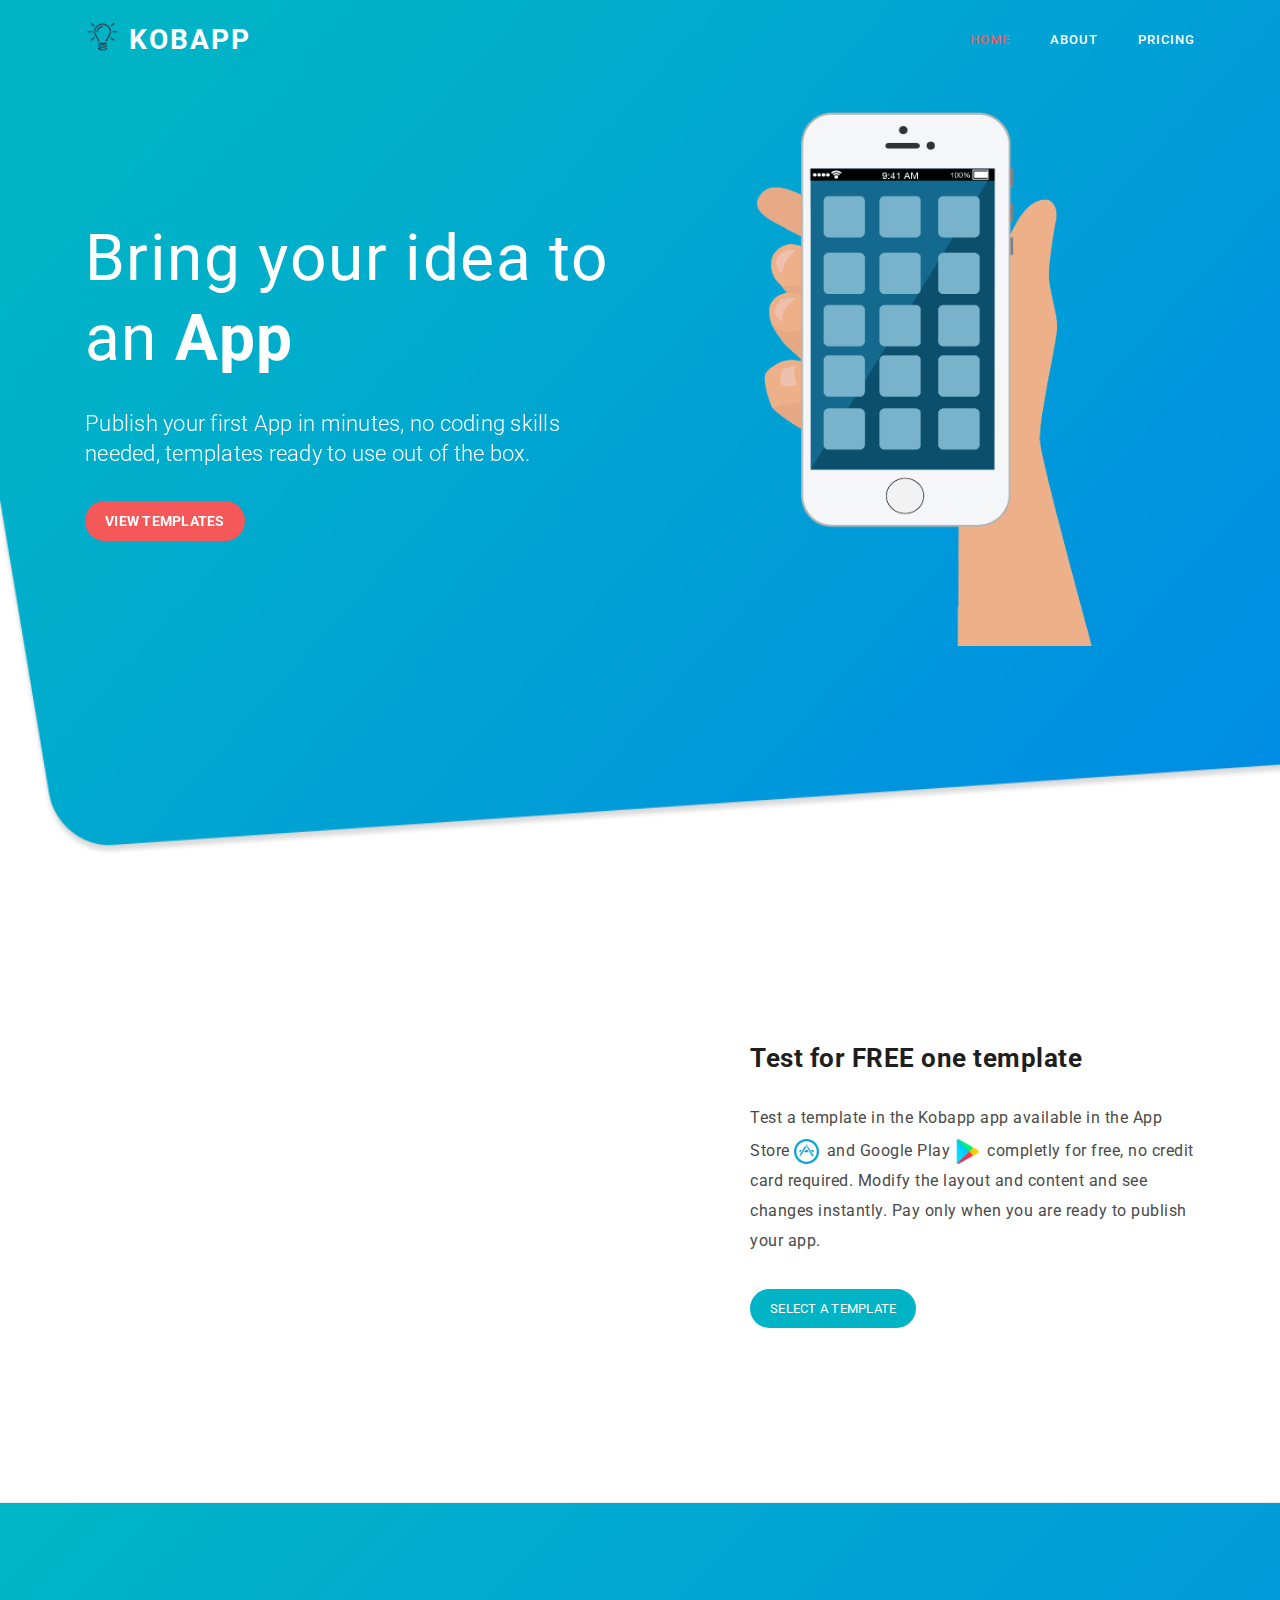
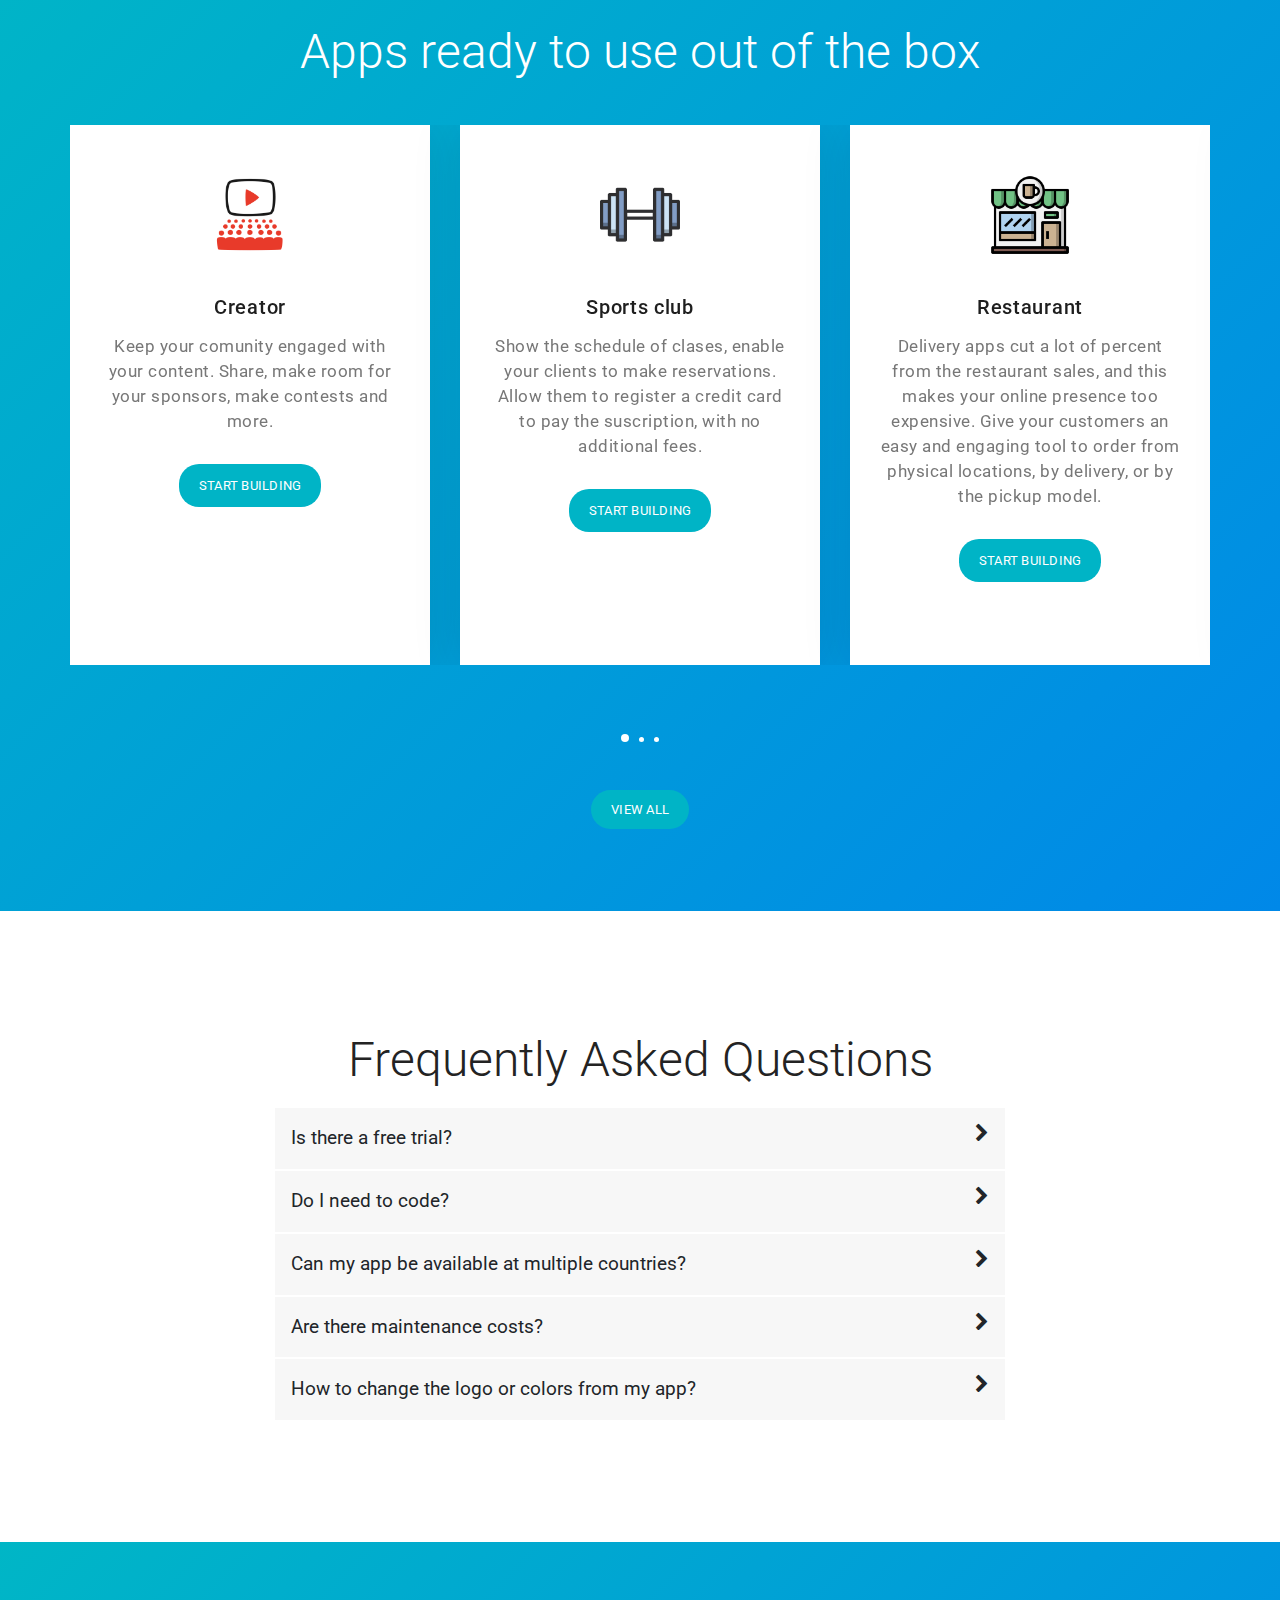
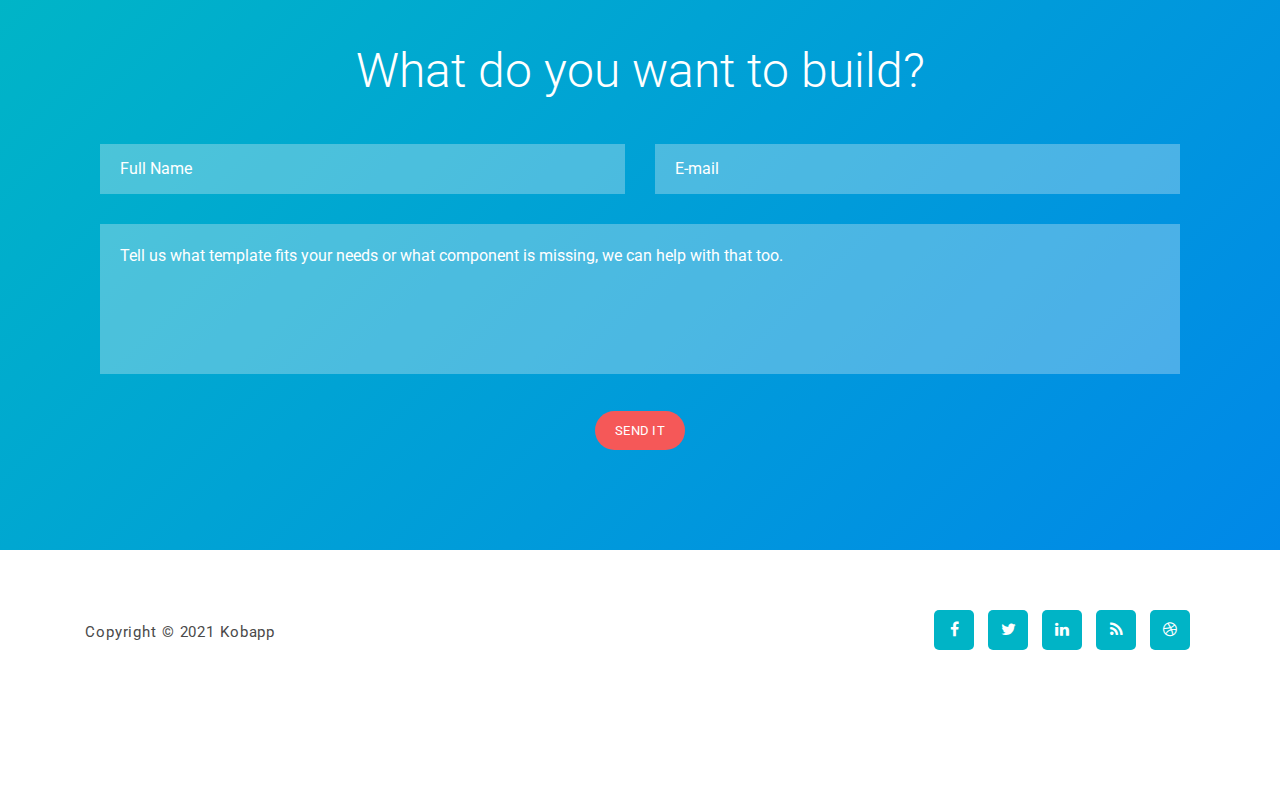
<file: index.html>
<!DOCTYPE html>
<html lang="en">

<head>

    <meta charset="utf-8">
    <meta name="viewport" content="width=device-width, initial-scale=1, shrink-to-fit=no">
    <meta name="description" content="">
    <meta name="author" content="Kobapp">
    <link href="https://fonts.googleapis.com/css?family=Roboto:100,300,400,500,700,900" rel="stylesheet">

    <title>Kobapp - Apps in minutes</title>

    <meta property="og:title" content="Bring your idea to an App | No code needed">
    <meta property="og:image" content="assets/images/download_kobapp.png">
    <meta property="og:site_name" content="Kobapp">
    <meta property="og:type" content="website">
    <meta property="og:description" content="Publish your first App in minutes, no coding skills needed, templates ready to use out of the box.">
    <meta property="og:url" content="kobapp.tech">

    <!--

ART FACTORY

https://templatemo.com/tm-537-art-factory

-->
    <!-- Additional CSS Files -->
    <link rel="stylesheet" type="text/css" href="assets/css/bootstrap.min.css">
    <link rel="stylesheet" type="text/css" href="assets/css/font-awesome.css">
    <link rel="stylesheet" type="text/css" href="assets/css/templatemo-art-factory.css">
    <link rel="stylesheet" type="text/css" href="assets/css/owl-carousel.css">
    <!-- <link rel="stylesheet" href="assets/css/templatemo-softy-pinko.css"> -->

    <link rel="apple-touch-icon" sizes="57x57" href="assets/images/favicons/apple-icon-57x57.png">
    <link rel="apple-touch-icon" sizes="60x60" href="assets/images/favicons/apple-icon-60x60.png">
    <link rel="apple-touch-icon" sizes="72x72" href="assets/images/favicons/apple-icon-72x72.png">
    <link rel="apple-touch-icon" sizes="76x76" href="assets/images/favicons/apple-icon-76x76.png">
    <link rel="apple-touch-icon" sizes="114x114" href="assets/images/favicons/apple-icon-114x114.png">
    <link rel="apple-touch-icon" sizes="120x120" href="assets/images/favicons/apple-icon-120x120.png">
    <link rel="apple-touch-icon" sizes="144x144" href="assets/images/favicons/apple-icon-144x144.png">
    <link rel="apple-touch-icon" sizes="152x152" href="assets/images/favicons/apple-icon-152x152.png">
    <link rel="apple-touch-icon" sizes="180x180" href="assets/images/favicons/apple-icon-180x180.png">
    <link rel="icon" type="image/png" sizes="192x192"  href="assets/images/favicons/android-icon-192x192.png">
    <link rel="icon" type="image/png" sizes="32x32" href="assets/images/favicons/favicon-32x32.png">
    <link rel="icon" type="image/png" sizes="96x96" href="assets/images/favicons/favicon-96x96.png">
    <link rel="icon" type="image/png" sizes="16x16" href="assets/images/favicons/favicon-16x16.png">
    <link rel="manifest" href="/manifest.json">
    <meta name="msapplication-TileColor" content="#ffffff">
    <meta name="msapplication-TileImage" content="/ms-icon-144x144.png">
    <meta name="theme-color" content="#ffffff">

</head>

<body>

    <!-- ***** Preloader Start ***** -->
    <div id="preloader">
        <div class="jumper">
            <div></div>
            <div></div>
            <div></div>
        </div>
    </div>
    <!-- ***** Preloader End ***** -->


    <!-- ***** Header Area Start ***** -->
    <header class="header-area header-sticky">
        <div class="container">
            <div class="row">
                <div class="col-12">
                    <nav class="main-nav">
                        <!-- ***** Logo Start ***** -->
                        <a href="index.html" class="logo">
                            <img src="assets/images/logo-small.png" />
                            KOBAPP
                        </a>
                        <!-- ***** Logo End ***** -->
                        <!-- ***** Menu Start ***** -->
                        <ul class="nav">
                            <li class="scroll-to-section"><a href="index.html" class="active">Home</a></li>
                            <li class="scroll-to-section"><a href="index.html#about">About</a></li>
                            <li class="scroll-to-section"><a href="pricing.html">Pricing</a></li>
                            <!-- <li class="scroll-to-section"><a href="#frequently-question">Frequently Questions</a></li> -->
                            <!-- <li class="submenu">
                                <a href="javascript:;">Drop Down</a>
                                <ul>
                                    <li><a href="">About Us</a></li>
                                    <li><a href="">Features</a></li>
                                    <li><a href="">FAQ's</a></li>
                                    <li><a href="">Blog</a></li>
                                </ul>
                            </li> -->
                            <!-- <li class="scroll-to-section"><a href="#contact-us">Contact Us</a></li> -->
                        </ul>
                        <a class='menu-trigger'>
                            <span>Menu</span>
                        </a>
                        <!-- ***** Menu End ***** -->
                    </nav>
                </div>
            </div>
        </div>
    </header>
    <!-- ***** Header Area End ***** -->


    <!-- ***** Welcome Area Start ***** -->
    <div class="welcome-area" id="welcome">

        <!-- ***** Header Text Start ***** -->
        <div class="header-text">
            <div class="container">
                <div class="row">
                    <div class="left-text col-lg-6 col-md-6 col-sm-12 col-xs-12" data-scroll-reveal="enter left move 30px over 0.6s after 0.4s">
                        <h1>Bring your idea to an <strong>App</strong></h1>
                        <p>Publish your first App in minutes, no coding skills needed, templates ready to use out of the box.</p>
                        <a href="#services" class="main-button-slider">View templates</a>
                    </div>
                    <div class="col-lg-6 col-md-6 col-sm-12 col-xs-12" data-scroll-reveal="enter right move 30px over 0.6s after 0.4s">
                        <img src="assets/images/phone-right-hand.png" class="rounded img-fluid d-block mx-auto" alt="First Vector Graphic">
                    </div>
                </div>
            </div>
        </div>
        <!-- ***** Header Text End ***** -->
    </div>
    <!-- ***** Welcome Area End ***** -->


    <!-- ***** Features Big Item Start ***** -->
    <section class="section" id="about">
        <div class="container">
            <div class="row">
                <div class="col-lg-7 col-md-12 col-sm-12" data-scroll-reveal="enter left move 30px over 0.6s after 0.4s">
                    <img src="assets/images/landing-build.png" class="rounded img-fluid d-block mx-auto" alt="App">
                </div>
                <div class="right-text col-lg-5 col-md-12 col-sm-12 mobile-top-fix">
                    <div class="left-heading">
                        <h5>Test for FREE one template</h5>
                    </div>
                    <div class="left-text">
                        <p>Test a template in the Kobapp app available in the App Store <span class="small-icon-span"><img src="assets/images/app-store.png"></img></span> and Google Play <span class="small-icon-span"><img src="assets/images/play-store.png"></img></span>
                            completly for free, no credit card required. Modify the layout and content and see changes instantly. Pay only when you are ready to publish your app.</p>
                        <a href="#services" class="main-button">Select a template</a>
                    </div>
                </div>
            </div>
            <div class="row">
                <div class="col-lg-12">
                    <div class="hr"></div>
                </div>
            </div>
        </div>
    </section>
    <!-- ***** Features Big Item End ***** -->


    <!-- ***** Features Big Item Start ***** -->
    <!-- <section class="section" id="about2">
        <div class="container">
            <div class="row">
                <div class="left-text col-lg-5 col-md-12 col-sm-12 mobile-bottom-fix">
                    <div class="left-heading">
                        <h5>Curabitur aliquam eget tellus id porta</h5>
                    </div>
                    <p>Proin justo sapien, posuere suscipit tortor in, fermentum mattis elit. Aenean in feugiat purus.</p>
                    <ul>
                        <li>
                            <img src="assets/images/about-icon-01.png" alt="">
                            <div class="text">
                                <h6>Nulla ultricies risus quis risus</h6>
                                <p>You can use this website template for commercial or non-commercial purposes.</p>
                            </div>
                        </li>
                        <li>
                            <img src="assets/images/about-icon-02.png" alt="">
                            <div class="text">
                                <h6>Donec consequat commodo purus</h6>
                                <p>You have no right to re-distribute this template as a downloadable ZIP file on any website.</p>
                            </div>
                        </li>
                        <li>
                            <img src="assets/images/about-icon-03.png" alt="">
                            <div class="text">
                                <h6>Sed placerat sollicitudin mauris</h6>
                                <p>If you have any question or comment, please <a rel="nofollow" href="https://templatemo.com/contact">contact</a> us on TemplateMo.</p>
                            </div>
                        </li>
                    </ul>
                </div>
                <div class="right-image col-lg-7 col-md-12 col-sm-12 mobile-bottom-fix-big" data-scroll-reveal="enter right move 30px over 0.6s after 0.4s">
                    <img src="assets/images/right-image.png" class="rounded img-fluid d-block mx-auto" alt="App">
                </div>
            </div>
        </div>
    </section> -->
    <!-- ***** Features Big Item End ***** -->


    <!-- ***** Features Small Start ***** -->
    <section class="section" id="services">
        <div class="col-lg-12">
            <div class="section-heading-white">
                <h2>Apps ready to use out of the box</h2>
                <br />
            </div>
        </div>
        <div class="container">
            <div class="row">
                <div id="templates-section" class="owl-carousel owl-theme">
                </div>
            </div>
        </div>
        <div class="align-center">
            <br /><br />
            <a href="templates.html" class="main-button">View all</a>
        </div>
    </section>
    <!-- ***** Features Small End ***** -->


    <!-- ***** Frequently Question Start ***** -->
    <section class="section" id="frequently-question">
        <div class="container">
            <!-- ***** Section Title Start ***** -->
            <div class="row">
                <div class="col-lg-12">
                    <div class="section-heading">
                        <h2>Frequently Asked Questions</h2>
                    </div>
                </div>
                <!-- <div class="offset-lg-3 col-lg-6">
                    <div class="section-heading">
                        <p>Vivamus venenatis eu mi ac mattis. Maecenas ut elementum sapien. Nunc euismod risus ac lobortis congue. Sed erat quam.</p>
                    </div>
                </div> -->
            </div>
            <!-- ***** Section Title End ***** -->

            <div class="row">
                <!-- <div class="left-text col-lg-6 col-md-6 col-sm-12">
                    <h5>Class aptent taciti sociosqu ad litora torquent per conubia</h5>
                    <div class="accordion-text">
                        <p>Curabitur placerat diam in risus lobortis, laoreet porttitor est elementum. Nulla ultricies risus quis risus scelerisque, a aliquam tellus maximus. Cras pretium nulla ac convallis iaculis. Aenean bibendum erat vitae odio sodales,
                            in facilisis tellus volutpat.</p>
                        <p>Sed lobortis pellentesque magna ac congue. Suspendisse quis molestie magna, id eleifend ex. Ut mollis ultricies diam nec dictum. Morbi commodo hendrerit mi vel vulputate. Proin non tincidunt dui. Lorem ipsum dolor sit amet.</p>
                        <span>Email: <a href="#">email@company.com</a><br></span>
                        <a href="#contact-us" class="main-button">Contact Us</a>
                    </div>
                </div> -->
                <div class="left-text col-lg-2 col-md-1 col-sm-0"></div>
                <div class="col-lg-8 col-md-10 col-sm-12">
                    <div id="questions" class="accordions">
                    </div>
                </div>
            </div>
        </div>
    </section>
    <!-- ***** Frequently Question End ***** -->

    <!-- ***** Contact Us Start ***** -->
    <section class="section" id="contact-us">
        <div class="container-fluid">
            <div class="row">
                <!-- ***** Contact Map Start ***** -->
                <!-- <div class="col-lg-6 col-md-6 col-sm-12">
                    <div id="map">
                        <iframe src="https://www.google.com/maps/embed?pb=!1m18!1m12!1m3!1d1197183.8373802372!2d-1.9415093691103689!3d6.781986417238027!2m3!1f0!2f0!3f0!3m2!1i1024!2i768!4f13.1!3m3!1m2!1s0xfdb96f349e85efd%3A0xb8d1e0b88af1f0f5!2sKumasi+Central+Market!5e0!3m2!1sen!2sth!4v1532967884907"
                            width="100%" height="500px" frameborder="0" style="border:0" allowfullscreen></iframe>
                    </div>
                </div> -->
                <!-- ***** Contact Map End ***** -->

                <!-- ***** Contact Form Start ***** -->
                <div class="col-lg-12 col-md-12 col-sm-12">
                    <div class="contact-form">
                        <div class="section-heading-white">
                            <h2>What do you want to build?</h2>
                            <br />
                        </div>
                        <form id="contact" action="" method="post">
                            <div class="row">
                                <div class="col-md-6 col-sm-12">
                                    <fieldset>
                                        <input name="name" type="text" id="name" placeholder="Full Name" required="" class="contact-field">
                                    </fieldset>
                                </div>
                                <div class="col-md-6 col-sm-12">
                                    <fieldset>
                                        <input name="email" type="text" id="email" placeholder="E-mail" required="" class="contact-field">
                                    </fieldset>
                                </div>
                                <div class="col-lg-12">
                                    <fieldset>
                                        <textarea name="message" rows="6" id="message" placeholder="Tell us what template fits your needs or what component is missing, we can help with that too." required="" class="contact-field"></textarea>
                                    </fieldset>
                                </div>
                                <div class="col-lg-12">
                                    <fieldset>
                                        <button type="submit" id="form-submit" class="main-button">Send It</button>
                                    </fieldset>
                                </div>
                            </div>
                        </form>
                    </div>
                </div>
                <!-- ***** Contact Form End ***** -->
            </div>
        </div>
    </section>
    <!-- ***** Contact Us End ***** -->


    <!-- ***** Footer Start ***** -->
    <footer>
        <div class="container">
            <div class="row">
                <div class="col-lg-7 col-md-12 col-sm-12">
                    <p class="copyright">Copyright &copy; 2021 Kobapp

                        <!-- . Design: <a rel="nofollow" href="https://templatemo.com">TemplateMo</a></p> -->
                </div>
                <div class="col-lg-5 col-md-12 col-sm-12">
                    <ul class="social">
                        <li><a href="#"><i class="fa fa-facebook"></i></a></li>
                        <li><a href="#"><i class="fa fa-twitter"></i></a></li>
                        <li><a href="#"><i class="fa fa-linkedin"></i></a></li>
                        <li><a href="#"><i class="fa fa-rss"></i></a></li>
                        <li><a href="#"><i class="fa fa-dribbble"></i></a></li>
                    </ul>
                </div>
            </div>
        </div>
    </footer>

    <!-- jQuery -->
    <script src="assets/js/jquery-2.1.0.min.js"></script>

    <!-- Bootstrap -->
    <script src="assets/js/popper.js"></script>
    <script src="assets/js/bootstrap.min.js"></script>

    <!-- Plugins -->
    <script src="assets/js/owl-carousel.js"></script>
    <script src="assets/js/scrollreveal.min.js"></script>
    <script src="assets/js/waypoints.min.js"></script>
    <script src="assets/js/jquery.counterup.min.js"></script>
    <script src="assets/js/imgfix.min.js"></script>

    <!-- Global Init -->
    <script src="assets/js/custom.js"></script>
    
    <!-- Load data -->
    <script src="assets/js/templates.js"></script>
    <script>
        loadHome()
        activateOwl()
        loadFAQs()
        activateAcordions()
    </script>

</body>

</html>
</file>
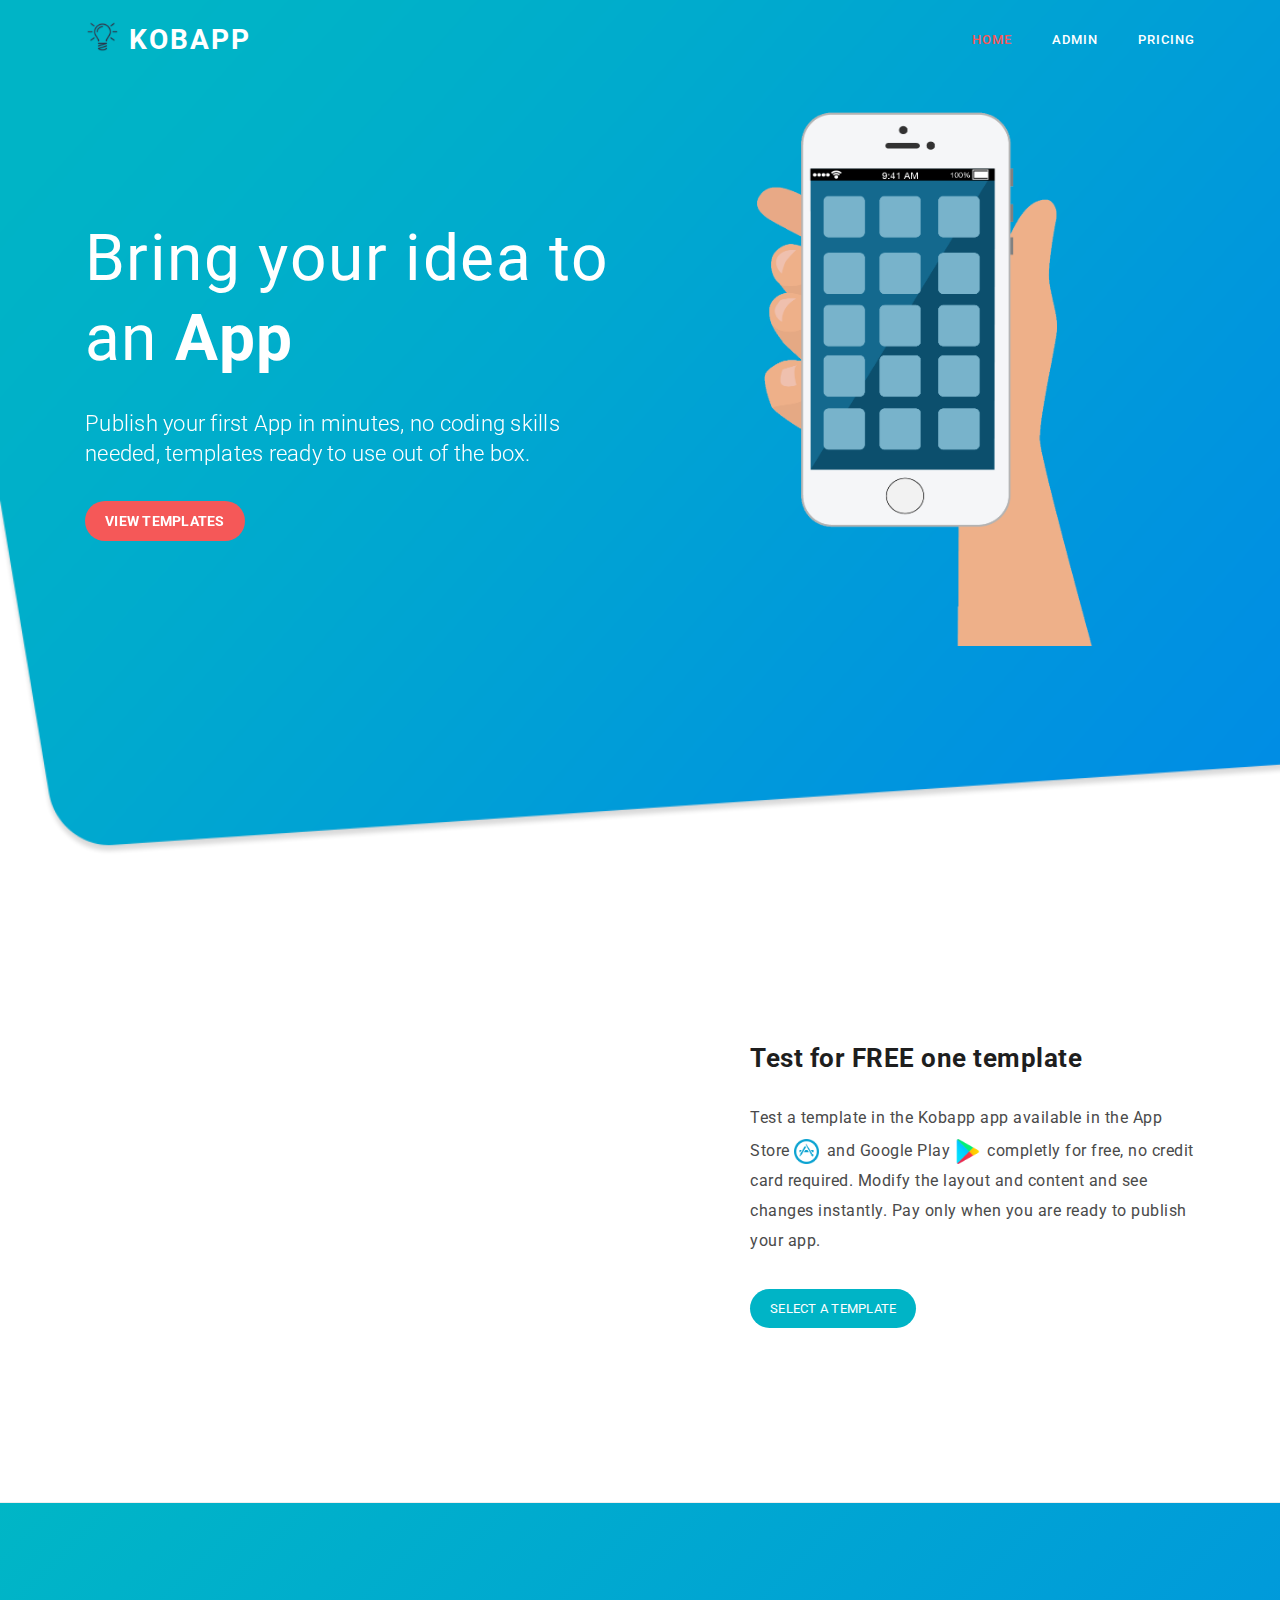
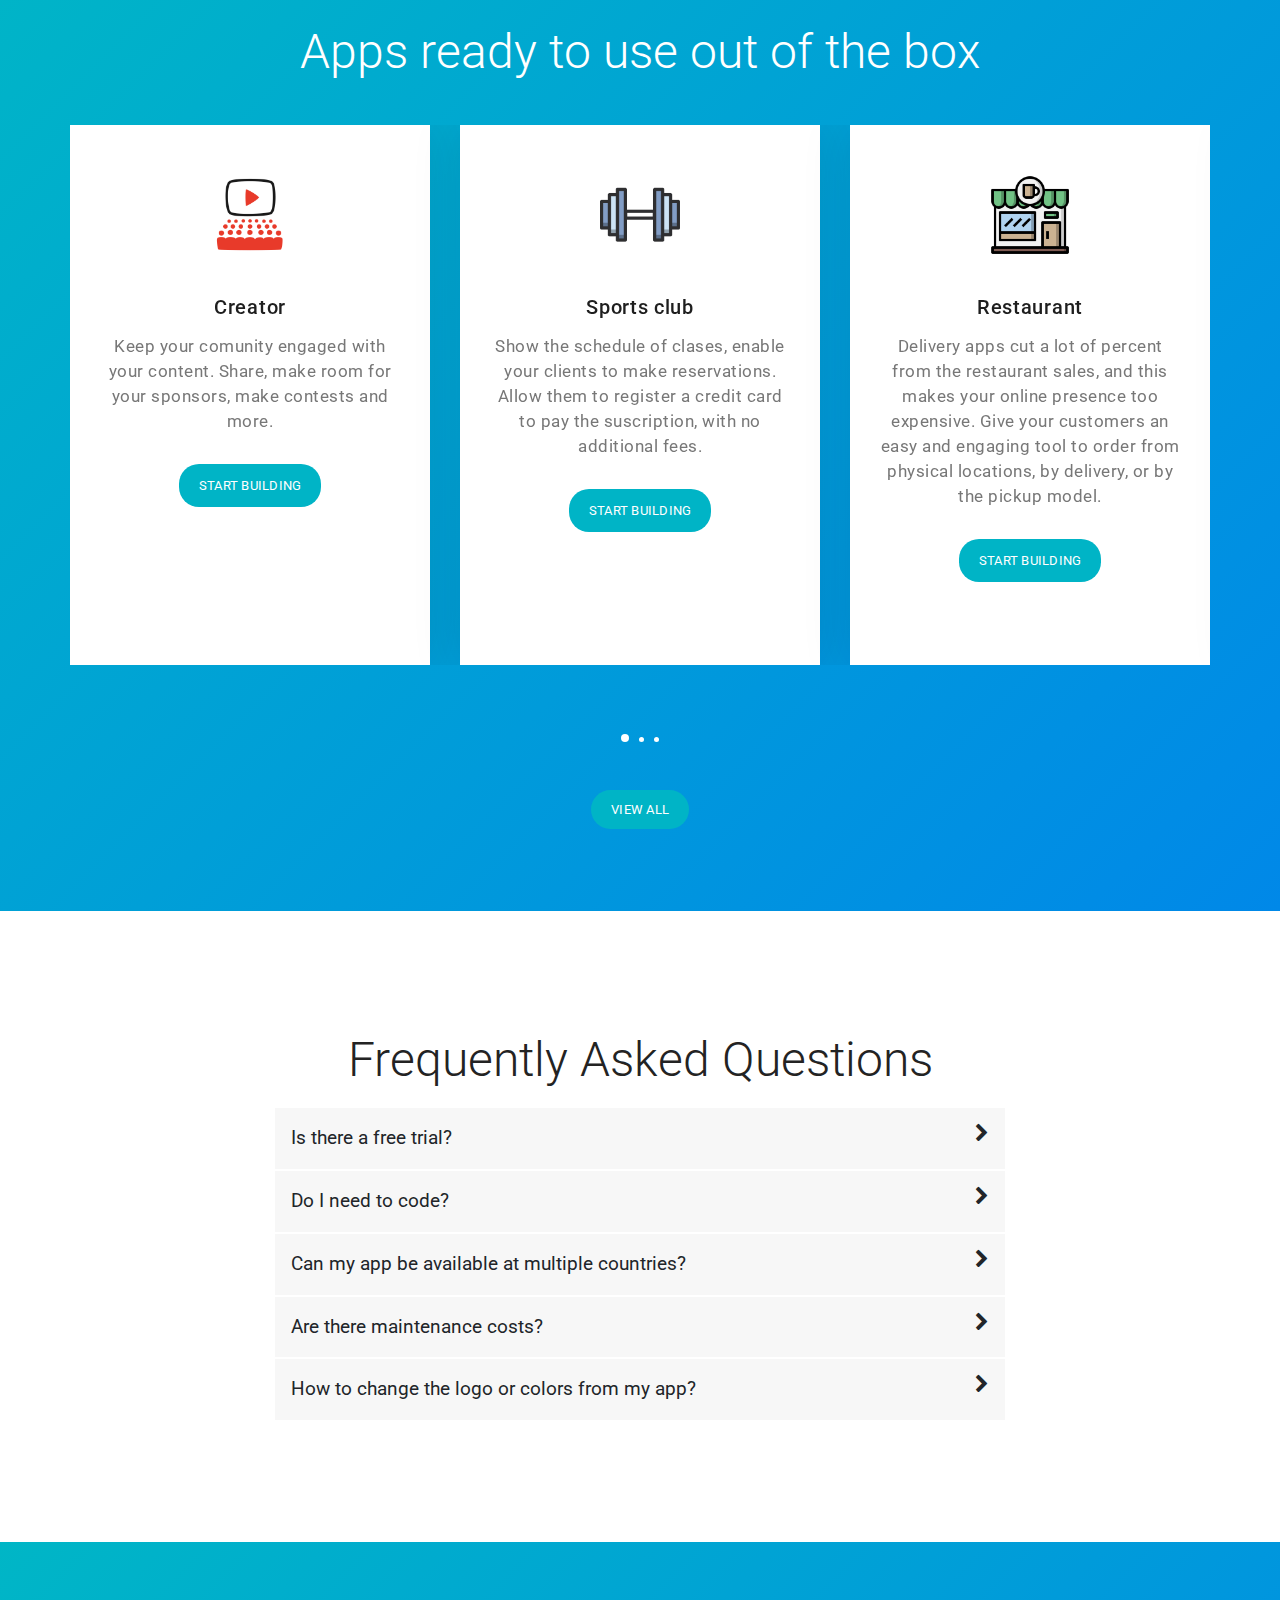
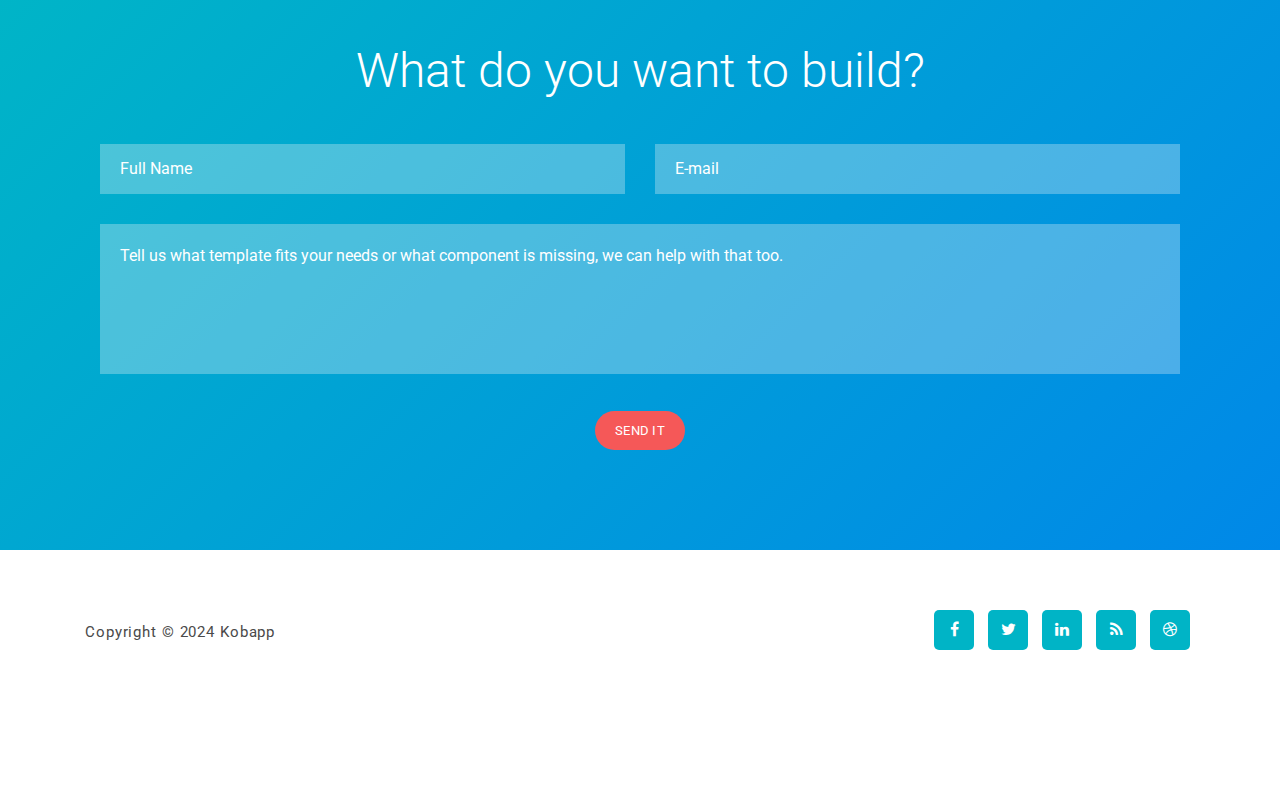
<file: web/index.html>
<!DOCTYPE html>
<html lang="en">

<head>

    <meta charset="utf-8">
    <meta name="viewport" content="width=device-width, initial-scale=1, shrink-to-fit=no">
    <meta name="description" content="">
    <meta name="author" content="Kobapp">
    <link href="https://fonts.googleapis.com/css?family=Roboto:100,300,400,500,700,900" rel="stylesheet">

    <title>Kobapp - Apps for business</title>

    <meta property="og:title" content="Bring your idea to an App | No code needed">
    <meta property="og:image" content="assets/images/download_kobapp.png">
    <meta property="og:site_name" content="Kobapp">
    <meta property="og:type" content="website">
    <meta property="og:description" content="Publish your first App in minutes, no coding skills needed, templates ready to use out of the box.">
    <meta property="og:url" content="kobapp.tech">

    <!--

ART FACTORY

https://templatemo.com/tm-537-art-factory

-->
    <!-- Additional CSS Files -->
    <link rel="stylesheet" type="text/css" href="assets/css/bootstrap.min.css">
    <link rel="stylesheet" type="text/css" href="assets/css/font-awesome.css">
    <link rel="stylesheet" type="text/css" href="assets/css/templatemo-art-factory.css">
    <link rel="stylesheet" type="text/css" href="assets/css/owl-carousel.css">
    <!-- <link rel="stylesheet" href="assets/css/templatemo-softy-pinko.css"> -->

    <link rel="apple-touch-icon" sizes="57x57" href="assets/images/favicons/apple-icon-57x57.png">
    <link rel="apple-touch-icon" sizes="60x60" href="assets/images/favicons/apple-icon-60x60.png">
    <link rel="apple-touch-icon" sizes="72x72" href="assets/images/favicons/apple-icon-72x72.png">
    <link rel="apple-touch-icon" sizes="76x76" href="assets/images/favicons/apple-icon-76x76.png">
    <link rel="apple-touch-icon" sizes="114x114" href="assets/images/favicons/apple-icon-114x114.png">
    <link rel="apple-touch-icon" sizes="120x120" href="assets/images/favicons/apple-icon-120x120.png">
    <link rel="apple-touch-icon" sizes="144x144" href="assets/images/favicons/apple-icon-144x144.png">
    <link rel="apple-touch-icon" sizes="152x152" href="assets/images/favicons/apple-icon-152x152.png">
    <link rel="apple-touch-icon" sizes="180x180" href="assets/images/favicons/apple-icon-180x180.png">
    <link rel="icon" type="image/png" sizes="192x192"  href="assets/images/favicons/android-icon-192x192.png">
    <link rel="icon" type="image/png" sizes="32x32" href="assets/images/favicons/favicon-32x32.png">
    <link rel="icon" type="image/png" sizes="96x96" href="assets/images/favicons/favicon-96x96.png">
    <link rel="icon" type="image/png" sizes="16x16" href="assets/images/favicons/favicon-16x16.png">
    <link rel="manifest" href="/manifest.json">
    <meta name="msapplication-TileColor" content="#ffffff">
    <meta name="msapplication-TileImage" content="/ms-icon-144x144.png">
    <meta name="theme-color" content="#ffffff">

</head>

<body>

    <!-- ***** Preloader Start ***** -->
    <div id="preloader">
        <div class="jumper">
            <div></div>
            <div></div>
            <div></div>
        </div>
    </div>
    <!-- ***** Preloader End ***** -->


    <!-- ***** Header Area Start ***** -->
    <header class="header-area header-sticky">
        <div class="container">
            <div class="row">
                <div class="col-12">
                    <nav class="main-nav">
                        <!-- ***** Logo Start ***** -->
                        <a href="index.html" class="logo">
                            <img src="assets/images/logo-small.png" />
                            KOBAPP
                        </a>
                        <!-- ***** Logo End ***** -->
                        <!-- ***** Menu Start ***** -->
                        <ul class="nav">
                            <li class="scroll-to-section"><a href="index.html" class="active">Home</a></li>
                            <li class="scroll-to-section"><a href="https://admin.kobapp.com/">Admin</a></li>
                            <li class="scroll-to-section"><a href="pricing.html">Pricing</a></li>
                            <!-- <li class="scroll-to-section"><a href="#frequently-question">Frequently Questions</a></li> -->
                            <!-- <li class="submenu">
                                <a href="javascript:;">Drop Down</a>
                                <ul>
                                    <li><a href="">About Us</a></li>
                                    <li><a href="">Features</a></li>
                                    <li><a href="">FAQ's</a></li>
                                    <li><a href="">Blog</a></li>
                                </ul>
                            </li> -->
                            <!-- <li class="scroll-to-section"><a href="#contact-us">Contact Us</a></li> -->
                        </ul>
                        <a class='menu-trigger'>
                            <span>Menu</span>
                        </a>
                        <!-- ***** Menu End ***** -->
                    </nav>
                </div>
            </div>
        </div>
    </header>
    <!-- ***** Header Area End ***** -->


    <!-- ***** Welcome Area Start ***** -->
    <div class="welcome-area" id="welcome">

        <!-- ***** Header Text Start ***** -->
        <div class="header-text">
            <div class="container">
                <div class="row">
                    <div class="left-text col-lg-6 col-md-6 col-sm-12 col-xs-12" data-scroll-reveal="enter left move 30px over 0.6s after 0.4s">
                        <h1>Bring your idea to an <strong>App</strong></h1>
                        <p>Publish your first App in minutes, no coding skills needed, templates ready to use out of the box.</p>
                        <a href="#services" class="main-button-slider">View templates</a>
                    </div>
                    <div class="col-lg-6 col-md-6 col-sm-12 col-xs-12" data-scroll-reveal="enter right move 30px over 0.6s after 0.4s">
                        <img src="assets/images/phone-right-hand.png" class="rounded img-fluid d-block mx-auto" alt="First Vector Graphic">
                    </div>
                </div>
            </div>
        </div>
        <!-- ***** Header Text End ***** -->
    </div>
    <!-- ***** Welcome Area End ***** -->


    <!-- ***** Features Big Item Start ***** -->
    <section class="section" id="about">
        <div class="container">
            <div class="row">
                <div class="col-lg-7 col-md-12 col-sm-12" data-scroll-reveal="enter left move 30px over 0.6s after 0.4s">
                    <img src="assets/images/landing-build.png" class="rounded img-fluid d-block mx-auto" alt="App">
                </div>
                <div class="right-text col-lg-5 col-md-12 col-sm-12 mobile-top-fix">
                    <div class="left-heading">
                        <h5>Test for FREE one template</h5>
                    </div>
                    <div class="left-text">
                        <p>Test a template in the Kobapp app available in the App Store <span class="small-icon-span"><img src="assets/images/app-store.png"></img></span> and Google Play <span class="small-icon-span"><img src="assets/images/play-store.png"></img></span>
                            completly for free, no credit card required. Modify the layout and content and see changes instantly. Pay only when you are ready to publish your app.</p>
                        <a href="#services" class="main-button">Select a template</a>
                    </div>
                </div>
            </div>
            <div class="row">
                <div class="col-lg-12">
                    <div class="hr"></div>
                </div>
            </div>
        </div>
    </section>
    <!-- ***** Features Big Item End ***** -->


    <!-- ***** Features Big Item Start ***** -->
    <!-- <section class="section" id="about2">
        <div class="container">
            <div class="row">
                <div class="left-text col-lg-5 col-md-12 col-sm-12 mobile-bottom-fix">
                    <div class="left-heading">
                        <h5>Curabitur aliquam eget tellus id porta</h5>
                    </div>
                    <p>Proin justo sapien, posuere suscipit tortor in, fermentum mattis elit. Aenean in feugiat purus.</p>
                    <ul>
                        <li>
                            <img src="assets/images/about-icon-01.png" alt="">
                            <div class="text">
                                <h6>Nulla ultricies risus quis risus</h6>
                                <p>You can use this website template for commercial or non-commercial purposes.</p>
                            </div>
                        </li>
                        <li>
                            <img src="assets/images/about-icon-02.png" alt="">
                            <div class="text">
                                <h6>Donec consequat commodo purus</h6>
                                <p>You have no right to re-distribute this template as a downloadable ZIP file on any website.</p>
                            </div>
                        </li>
                        <li>
                            <img src="assets/images/about-icon-03.png" alt="">
                            <div class="text">
                                <h6>Sed placerat sollicitudin mauris</h6>
                                <p>If you have any question or comment, please <a rel="nofollow" href="https://templatemo.com/contact">contact</a> us on TemplateMo.</p>
                            </div>
                        </li>
                    </ul>
                </div>
                <div class="right-image col-lg-7 col-md-12 col-sm-12 mobile-bottom-fix-big" data-scroll-reveal="enter right move 30px over 0.6s after 0.4s">
                    <img src="assets/images/right-image.png" class="rounded img-fluid d-block mx-auto" alt="App">
                </div>
            </div>
        </div>
    </section> -->
    <!-- ***** Features Big Item End ***** -->


    <!-- ***** Features Small Start ***** -->
    <section class="section" id="services">
        <div class="col-lg-12">
            <div class="section-heading-white">
                <h2>Apps ready to use out of the box</h2>
                <br />
            </div>
        </div>
        <div class="container">
            <div class="row">
                <div id="templates-section" class="owl-carousel owl-theme">
                </div>
            </div>
        </div>
        <div class="align-center">
            <br /><br />
            <a href="templates.html" class="main-button">View all</a>
        </div>
    </section>
    <!-- ***** Features Small End ***** -->


    <!-- ***** Frequently Question Start ***** -->
    <section class="section" id="frequently-question">
        <div class="container">
            <!-- ***** Section Title Start ***** -->
            <div class="row">
                <div class="col-lg-12">
                    <div class="section-heading">
                        <h2>Frequently Asked Questions</h2>
                    </div>
                </div>
                <!-- <div class="offset-lg-3 col-lg-6">
                    <div class="section-heading">
                        <p>Vivamus venenatis eu mi ac mattis. Maecenas ut elementum sapien. Nunc euismod risus ac lobortis congue. Sed erat quam.</p>
                    </div>
                </div> -->
            </div>
            <!-- ***** Section Title End ***** -->

            <div class="row">
                <!-- <div class="left-text col-lg-6 col-md-6 col-sm-12">
                    <h5>Class aptent taciti sociosqu ad litora torquent per conubia</h5>
                    <div class="accordion-text">
                        <p>Curabitur placerat diam in risus lobortis, laoreet porttitor est elementum. Nulla ultricies risus quis risus scelerisque, a aliquam tellus maximus. Cras pretium nulla ac convallis iaculis. Aenean bibendum erat vitae odio sodales,
                            in facilisis tellus volutpat.</p>
                        <p>Sed lobortis pellentesque magna ac congue. Suspendisse quis molestie magna, id eleifend ex. Ut mollis ultricies diam nec dictum. Morbi commodo hendrerit mi vel vulputate. Proin non tincidunt dui. Lorem ipsum dolor sit amet.</p>
                        <span>Email: <a href="#">email@company.com</a><br></span>
                        <a href="#contact-us" class="main-button">Contact Us</a>
                    </div>
                </div> -->
                <div class="left-text col-lg-2 col-md-1 col-sm-0"></div>
                <div class="col-lg-8 col-md-10 col-sm-12">
                    <div id="questions" class="accordions">
                    </div>
                </div>
            </div>
        </div>
    </section>
    <!-- ***** Frequently Question End ***** -->

    <!-- ***** Contact Us Start ***** -->
    <section class="section" id="contact-us">
        <div class="container-fluid">
            <div class="row">
                <!-- ***** Contact Map Start ***** -->
                <!-- <div class="col-lg-6 col-md-6 col-sm-12">
                    <div id="map">
                        <iframe src="https://www.google.com/maps/embed?pb=!1m18!1m12!1m3!1d1197183.8373802372!2d-1.9415093691103689!3d6.781986417238027!2m3!1f0!2f0!3f0!3m2!1i1024!2i768!4f13.1!3m3!1m2!1s0xfdb96f349e85efd%3A0xb8d1e0b88af1f0f5!2sKumasi+Central+Market!5e0!3m2!1sen!2sth!4v1532967884907"
                            width="100%" height="500px" frameborder="0" style="border:0" allowfullscreen></iframe>
                    </div>
                </div> -->
                <!-- ***** Contact Map End ***** -->

                <!-- ***** Contact Form Start ***** -->
                <div class="col-lg-12 col-md-12 col-sm-12">
                    <div class="contact-form">
                        <div class="section-heading-white">
                            <h2>What do you want to build?</h2>
                            <br />
                        </div>
                        <form id="contact" action="" method="post">
                            <div class="row">
                                <div class="col-md-6 col-sm-12">
                                    <fieldset>
                                        <input name="name" type="text" id="name" placeholder="Full Name" required="" class="contact-field">
                                    </fieldset>
                                </div>
                                <div class="col-md-6 col-sm-12">
                                    <fieldset>
                                        <input name="email" type="text" id="email" placeholder="E-mail" required="" class="contact-field">
                                    </fieldset>
                                </div>
                                <div class="col-lg-12">
                                    <fieldset>
                                        <textarea name="message" rows="6" id="message" placeholder="Tell us what template fits your needs or what component is missing, we can help with that too." required="" class="contact-field"></textarea>
                                    </fieldset>
                                </div>
                                <div class="col-lg-12">
                                    <fieldset>
                                        <button type="submit" id="form-submit" class="main-button">Send It</button>
                                    </fieldset>
                                </div>
                            </div>
                        </form>
                    </div>
                </div>
                <!-- ***** Contact Form End ***** -->
            </div>
        </div>
    </section>
    <!-- ***** Contact Us End ***** -->


    <!-- ***** Footer Start ***** -->
    <footer>
        <div class="container">
            <div class="row">
                <div class="col-lg-7 col-md-12 col-sm-12">
                    <p class="copyright">Copyright &copy; 2024 Kobapp

                        <!-- . Design: <a rel="nofollow" href="https://templatemo.com">TemplateMo</a></p> -->
                </div>
                <div class="col-lg-5 col-md-12 col-sm-12">
                    <ul class="social">
                        <li><a href="#"><i class="fa fa-facebook"></i></a></li>
                        <li><a href="#"><i class="fa fa-twitter"></i></a></li>
                        <li><a href="#"><i class="fa fa-linkedin"></i></a></li>
                        <li><a href="#"><i class="fa fa-rss"></i></a></li>
                        <li><a href="#"><i class="fa fa-dribbble"></i></a></li>
                    </ul>
                </div>
            </div>
        </div>
    </footer>

    <!-- jQuery -->
    <script src="assets/js/jquery-2.1.0.min.js"></script>

    <!-- Bootstrap -->
    <script src="assets/js/popper.js"></script>
    <script src="assets/js/bootstrap.min.js"></script>

    <!-- Plugins -->
    <script src="assets/js/owl-carousel.js"></script>
    <script src="assets/js/scrollreveal.min.js"></script>
    <script src="assets/js/waypoints.min.js"></script>
    <script src="assets/js/jquery.counterup.min.js"></script>
    <script src="assets/js/imgfix.min.js"></script>

    <!-- Global Init -->
    <script src="assets/js/custom.js"></script>
    
    <!-- Load data -->
    <script src="assets/js/templates.js"></script>
    <script>
        loadHome()
        activateOwl()
        loadFAQs()
        activateAcordions()
    </script>

</body>

</html>
</file>
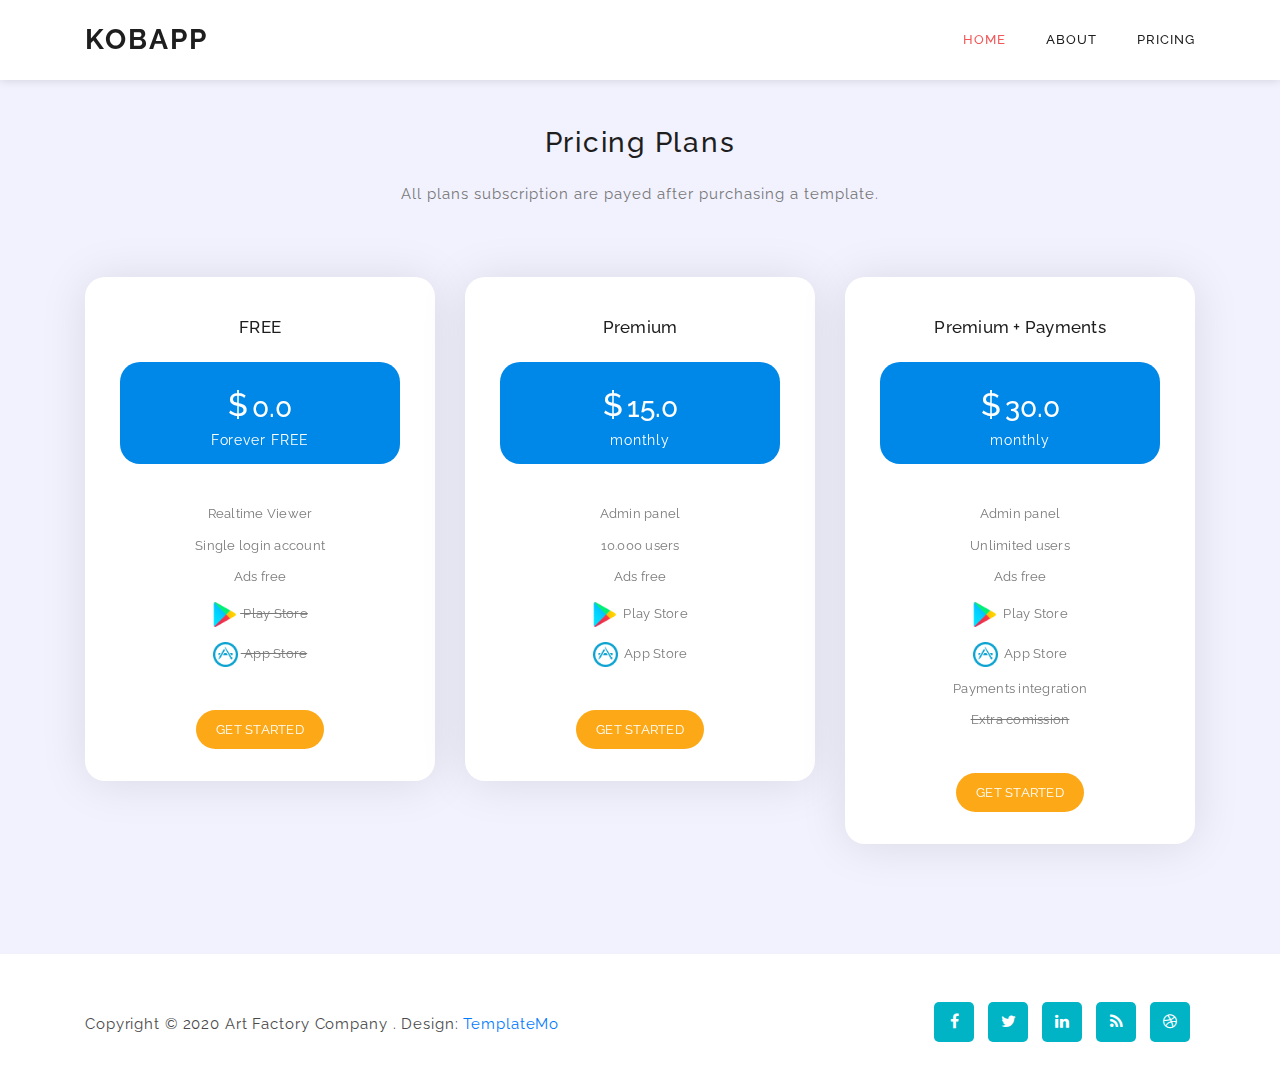
<file: pricing.html>
<!DOCTYPE html>
<html lang="en">

<head>

    <meta charset="utf-8">
    <meta name="viewport" content="width=device-width, initial-scale=1, shrink-to-fit=no">
    <meta name="description" content="">
    <meta name="author" content="Kobapp">
    <link href="https://fonts.googleapis.com/css?family=Roboto:100,300,400,500,700,900" rel="stylesheet">

    <title>Kobapp - Pricing</title>
    <!--

ART FACTORY

https://templatemo.com/tm-537-art-factory

-->
    <!-- Additional CSS Files -->
    <link rel="stylesheet" type="text/css" href="assets/css/bootstrap.min.css">
    <link rel="stylesheet" type="text/css" href="assets/css/font-awesome.css">
    <link rel="stylesheet" type="text/css" href="assets/css/templatemo-art-factory.css">
    <link rel="stylesheet" type="text/css" href="assets/css/owl-carousel.css">
    <link rel="stylesheet" href="assets/css/templatemo-softy-pinko.css">

</head>

<body>

    <!-- ***** Preloader Start ***** -->
    <div id="preloader">
        <div class="jumper">
            <div></div>
            <div></div>
            <div></div>
        </div>
    </div>
    <!-- ***** Preloader End ***** -->

    <!-- ***** Header Area Start ***** -->
    <header class="header-area header-sticky background-header">
        <div class="container">
            <div class="row">
                <div class="col-12">
                    <nav class="main-nav">
                        <!-- ***** Logo Start ***** -->
                        <a href="index.html" class="logo">KOBAPP</a>
                        <!-- ***** Logo End ***** -->
                        <!-- ***** Menu Start ***** -->
                        <ul class="nav">
                            <li class="scroll-to-section"><a href="index.html" class="active">Home</a></li>
                            <li class="scroll-to-section"><a href="index.html#about">About</a></li>
                            <li class="scroll-to-section"><a href="pricing.html">Pricing</a></li>
                            <!-- <li class="scroll-to-section"><a href="#frequently-question">Frequently Questions</a></li> -->
                            <!-- <li class="submenu">
                                <a href="javascript:;">Drop Down</a>
                                <ul>
                                    <li><a href="">About Us</a></li>
                                    <li><a href="">Features</a></li>
                                    <li><a href="">FAQ's</a></li>
                                    <li><a href="">Blog</a></li>
                                </ul>
                            </li> -->
                            <!-- <li class="scroll-to-section"><a href="#contact-us">Contact Us</a></li> -->
                        </ul>
                        <a class='menu-trigger'>
                            <span>Menu</span>
                        </a>
                        <!-- ***** Menu End ***** -->
                    </nav>
                </div>
            </div>
        </div>
    </header>
    <!-- ***** Header Area End ***** -->

    <!-- ***** Pricing Plans Start ***** -->
    <section class="section colored" id="pricing-plans">
        <div><br /></div>
        <div class="container">
            <!-- ***** Section Title Start ***** -->
            <div class="row">
                <div class="col-lg-12">
                    <div class="center-heading">
                        <h2 class="section-title">Pricing Plans</h2>
                    </div>
                </div>
                <div class="offset-lg-3 col-lg-6">
                    <div class="center-text">
                        <p>All plans subscription are payed after purchasing a template.</p>
                    </div>
                </div>
            </div>
            <!-- ***** Section Title End ***** -->

            <div class="row">
                <!-- <div class="col-lg-2 col-md-0 col-sm-0"></div> -->
                <!-- ***** Pricing Item Start ***** -->
                <div class="col-lg-4 col-md-6 col-sm-12" data-scroll-reveal="enter bottom move 50px over 0.6s after 0.2s">
                    <div class="pricing-item">
                        <div class="pricing-header">
                            <h3 class="pricing-title">FREE</h3>
                        </div>
                        <div class="pricing-body">
                            <div class="price-wrapper">
                                <span class="currency">$</span>
                                <span class="price">0.0</span>
                                <span class="period">Forever FREE</span>
                            </div>
                            <ul class="list">
                                <li class="active">Realtime Viewer</li>
                                <li class="active">Single login account</li>
                                <li class="active">Ads free</li>
                                <li class="active"></li>
                                <li><span class="small-icon-span"><img src="assets/images/play-store.png"></img></span> Play Store</li>
                                <li><span class="small-icon-span"><img src="assets/images/app-store.png"></img></span> App Store</li>
                            </ul>
                        </div>
                        <div class="pricing-footer">
                            <a href="#" class="main-button">Get started</a>
                        </div>
                    </div>
                </div>
                <!-- ***** Pricing Item End ***** -->

                <!-- ***** Pricing Item Start ***** -->
                <div class="col-lg-4 col-md-6 col-sm-12" data-scroll-reveal="enter bottom move 50px over 0.6s after 0.4s">
                    <div class="pricing-item active">
                        <!-- <div class="pricing-v1-card-3">
                            <div class="pricing-v1-badge-2 color-3">
                                <img src="images/star-icon-white.svg" alt="" class="pricing-v1-badge-icon">
                                <div>Popular</div>
                            </div>
                        </div> -->
                        <div class="pricing-header">
                            <h3 class="pricing-title">Premium</h3>
                        </div>
                        <div class="pricing-body">
                            <div class="price-wrapper">
                                <span class="currency">$</span>
                                <span class="price">15.0</span>
                                <span class="period">monthly</span>
                            </div>
                            <ul class="list">
                                <li class="active">Admin panel</li>
                                <li class="active">10.000 users</li>
                                <li class="active">Ads free</li>
                                <li class="active"><span class="small-icon-span"><img src="assets/images/play-store.png"></img></span> Play Store</li>
                                <li class="active"><span class="small-icon-span"><img src="assets/images/app-store.png"></img></span> App Store</li>
                            </ul>
                        </div>
                        <div class="pricing-footer">
                            <a href="#" class="main-button">Get started</a>
                        </div>
                    </div>
                </div>
                <!-- ***** Pricing Item End ***** -->

                <!-- ***** Pricing Item Start ***** -->
                <div class="col-lg-4 col-md-6 col-sm-12" data-scroll-reveal="enter bottom move 50px over 0.6s after 0.4s">
                    <div class="pricing-item active">
                        <div class="pricing-header">
                            <h3 class="pricing-title">Premium + Payments</h3>
                        </div>
                        <div class="pricing-body">
                            <div class="price-wrapper">
                                <span class="currency">$</span>
                                <span class="price">30.0</span>
                                <span class="period">monthly</span>
                            </div>
                            <ul class="list">
                                <li class="active">Admin panel</li>
                                <li class="active">Unlimited users</li>
                                <li class="active">Ads free</li>
                                <li class="active"><span class="small-icon-span"><img src="assets/images/play-store.png"></img></span> Play Store</li>
                                <li class="active"><span class="small-icon-span"><img src="assets/images/app-store.png"></img></span> App Store</li>
                                <li class="active">Payments integration</li>
                                <li>Extra comission</li>
                            </ul>
                        </div>
                        <div class="pricing-footer">
                            <a href="#" class="main-button">Get started</a>
                        </div>
                    </div>
                </div>
                <!-- ***** Pricing Item End ***** -->

            </div>
        </div>
    </section>
    <!-- ***** Pricing Plans End ***** -->

    <!-- ***** Footer Start ***** -->
    <div><br /><br /></div>
    <footer>
        <div class="container">
            <div class="row">
                <div class="col-lg-7 col-md-12 col-sm-12">
                    <p class="copyright">Copyright &copy; 2020 Art Factory Company . Design: <a rel="nofollow" href="https://templatemo.com">TemplateMo</a></p>
                </div>
                <div class="col-lg-5 col-md-12 col-sm-12">
                    <ul class="social">
                        <li><a href="#"><i class="fa fa-facebook"></i></a></li>
                        <li><a href="#"><i class="fa fa-twitter"></i></a></li>
                        <li><a href="#"><i class="fa fa-linkedin"></i></a></li>
                        <li><a href="#"><i class="fa fa-rss"></i></a></li>
                        <li><a href="#"><i class="fa fa-dribbble"></i></a></li>
                    </ul>
                </div>
            </div>
        </div>
    </footer>
    <div><br /><br /></div>

    <!-- jQuery -->
    <script src="assets/js/jquery-2.1.0.min.js"></script>

    <!-- Bootstrap -->
    <script src="assets/js/popper.js"></script>
    <script src="assets/js/bootstrap.min.js"></script>

    <!-- Plugins -->
    <script src="assets/js/owl-carousel.js"></script>
    <script src="assets/js/scrollreveal.min.js"></script>
    <script src="assets/js/waypoints.min.js"></script>
    <script src="assets/js/jquery.counterup.min.js"></script>
    <script src="assets/js/imgfix.min.js"></script>

    <!-- Global Init -->
    <script src="assets/js/custom.js"></script>

</body>

</html>
</file>
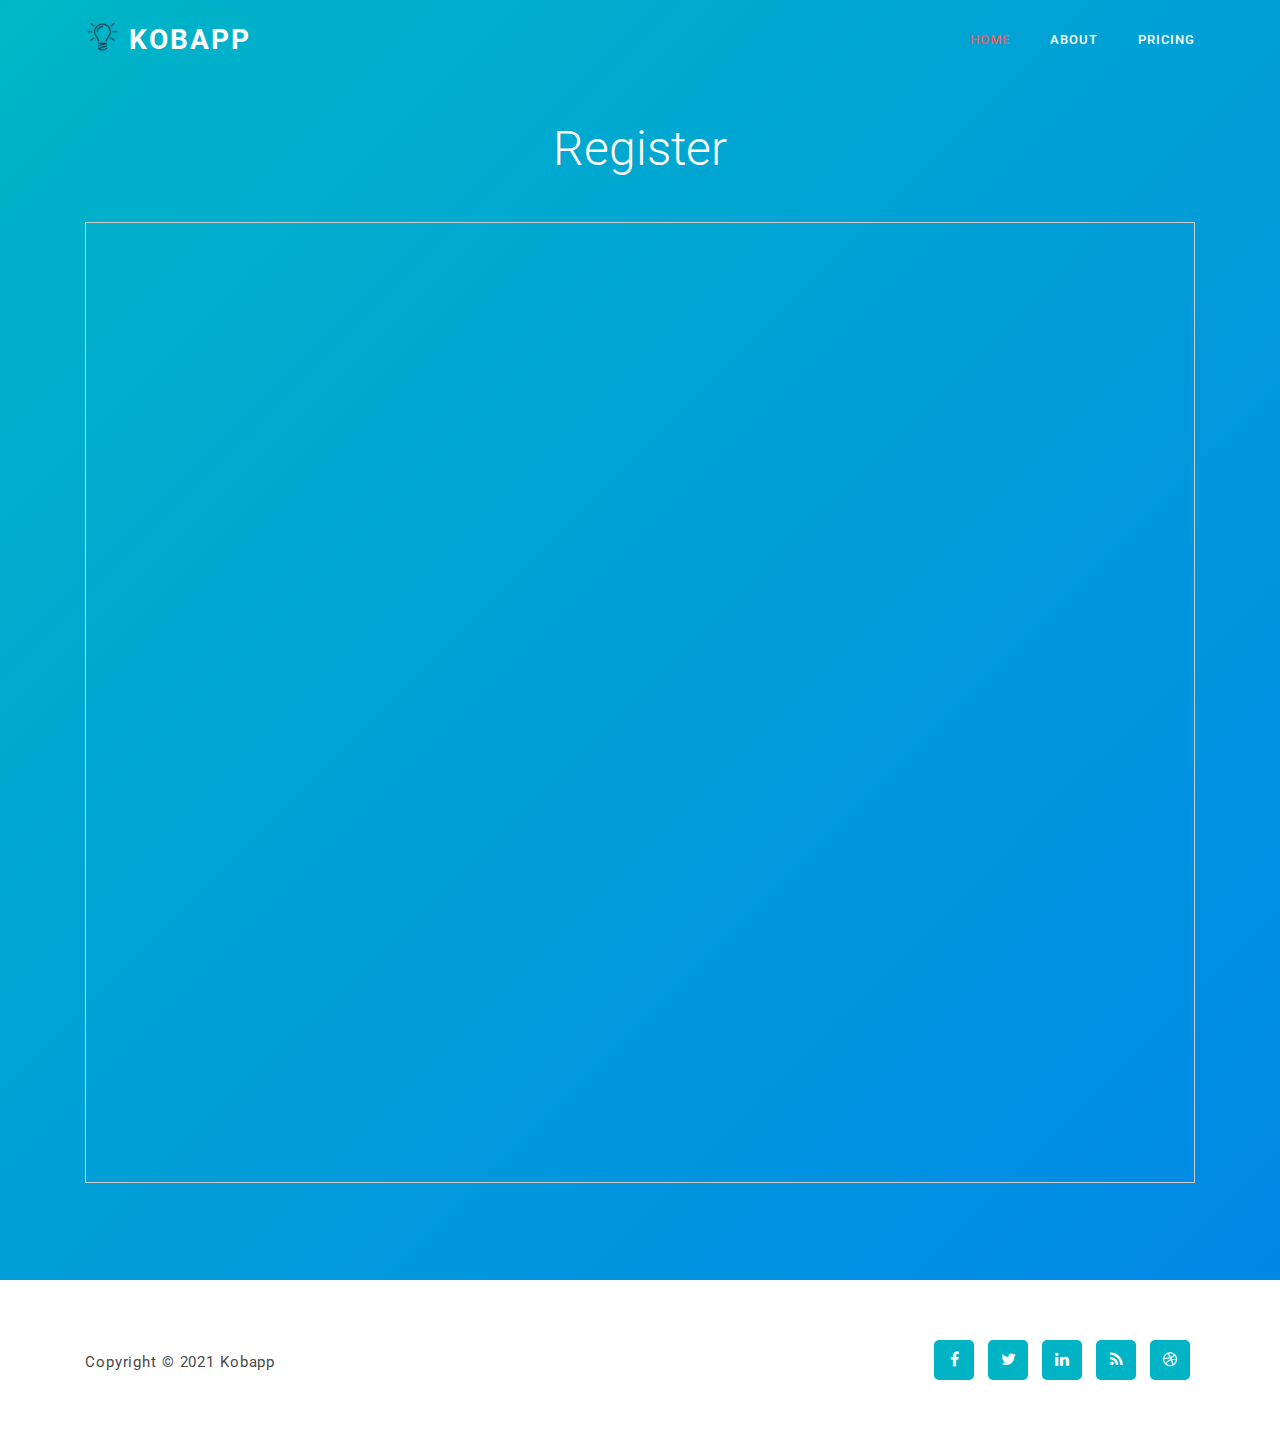
<file: register.html>
<!DOCTYPE html>
<html lang="en">

<head>

    <meta charset="utf-8">
    <meta name="viewport" content="width=device-width, initial-scale=1, shrink-to-fit=no">
    <meta name="description" content="">
    <meta name="author" content="Kobapp">
    <link href="https://fonts.googleapis.com/css?family=Roboto:100,300,400,500,700,900" rel="stylesheet">

    <title>Kobapp - Apps in minutes</title>

    <meta property="og:title" content="Bring your idea to an App | No code needed">
    <meta property="og:image" content="assets/images/download_kobapp.png">
    <meta property="og:site_name" content="Kobapp">
    <meta property="og:type" content="website">
    <meta property="og:description" content="Publish your first App in minutes, no coding skills needed, templates ready to use out of the box.">
    <meta property="og:url" content="kobapp.tech">

    <!--

ART FACTORY

https://templatemo.com/tm-537-art-factory

-->
    <!-- Additional CSS Files -->
    <link rel="stylesheet" type="text/css" href="assets/css/bootstrap.min.css">
    <link rel="stylesheet" type="text/css" href="assets/css/font-awesome.css">
    <link rel="stylesheet" type="text/css" href="assets/css/templatemo-art-factory.css">
    <link rel="stylesheet" type="text/css" href="assets/css/owl-carousel.css">
    <!-- <link rel="stylesheet" href="assets/css/templatemo-softy-pinko.css"> -->

    <link rel="apple-touch-icon" sizes="57x57" href="assets/images/favicons/apple-icon-57x57.png">
    <link rel="apple-touch-icon" sizes="60x60" href="assets/images/favicons/apple-icon-60x60.png">
    <link rel="apple-touch-icon" sizes="72x72" href="assets/images/favicons/apple-icon-72x72.png">
    <link rel="apple-touch-icon" sizes="76x76" href="assets/images/favicons/apple-icon-76x76.png">
    <link rel="apple-touch-icon" sizes="114x114" href="assets/images/favicons/apple-icon-114x114.png">
    <link rel="apple-touch-icon" sizes="120x120" href="assets/images/favicons/apple-icon-120x120.png">
    <link rel="apple-touch-icon" sizes="144x144" href="assets/images/favicons/apple-icon-144x144.png">
    <link rel="apple-touch-icon" sizes="152x152" href="assets/images/favicons/apple-icon-152x152.png">
    <link rel="apple-touch-icon" sizes="180x180" href="assets/images/favicons/apple-icon-180x180.png">
    <link rel="icon" type="image/png" sizes="192x192"  href="assets/images/favicons/android-icon-192x192.png">
    <link rel="icon" type="image/png" sizes="32x32" href="assets/images/favicons/favicon-32x32.png">
    <link rel="icon" type="image/png" sizes="96x96" href="assets/images/favicons/favicon-96x96.png">
    <link rel="icon" type="image/png" sizes="16x16" href="assets/images/favicons/favicon-16x16.png">
    <link rel="manifest" href="/manifest.json">
    <meta name="msapplication-TileColor" content="#ffffff">
    <meta name="msapplication-TileImage" content="/ms-icon-144x144.png">
    <meta name="theme-color" content="#ffffff">

</head>

<body>

    <!-- ***** Preloader Start ***** -->
    <div id="preloader">
        <div class="jumper">
            <div></div>
            <div></div>
            <div></div>
        </div>
    </div>
    <!-- ***** Preloader End ***** -->

    <!-- ***** Header Area Start ***** -->
    <header class="header-area header-sticky">
        <div class="container">
            <div class="row">
                <div class="col-12">
                    <nav class="main-nav">
                        <!-- ***** Logo Start ***** -->
                        <a href="index.html" class="logo">
                            <img src="assets/images/logo-small.png" />
                            KOBAPP
                        </a>
                        <!-- ***** Logo End ***** -->
                        <!-- ***** Menu Start ***** -->
                        <ul class="nav">
                            <li class="scroll-to-section"><a href="index.html" class="active">Home</a></li>
                            <li class="scroll-to-section"><a href="index.html#about">About</a></li>
                            <li class="scroll-to-section"><a href="pricing.html">Pricing</a></li>
                            <!-- <li class="scroll-to-section"><a href="#frequently-question">Frequently Questions</a></li> -->
                            <!-- <li class="submenu">
                                <a href="javascript:;">Drop Down</a>
                                <ul>
                                    <li><a href="">About Us</a></li>
                                    <li><a href="">Features</a></li>
                                    <li><a href="">FAQ's</a></li>
                                    <li><a href="">Blog</a></li>
                                </ul>
                            </li> -->
                            <!-- <li class="scroll-to-section"><a href="#contact-us">Contact Us</a></li> -->
                        </ul>
                        <a class='menu-trigger'>
                            <span>Menu</span>
                        </a>
                        <!-- ***** Menu End ***** -->
                    </nav>
                </div>
            </div>
        </div>
    </header>
    <!-- ***** Header Area End ***** -->

    <!-- ***** Features Small Start ***** -->
    <section class="section" id="services">
        <div class="col-lg-12">
            <div class="section-heading-white">
                <h2>Register</h2>
                <br />
            </div>
        </div>
        <div class="container">
            <script src="https://static.airtable.com/js/embed/embed_snippet_v1.js"></script><iframe class="airtable-embed airtable-dynamic-height" src="https://airtable.com/embed/shr7qAH7Cmrtgpzo3?backgroundColor=cyan" frameborder="0" onmousewheel="" width="100%" height="961" style="background: transparent; border: 1px solid #ccc;"></iframe>
        </div>
    </section>
    <!-- ***** Features Small End ***** -->

    <!-- ***** Footer Start ***** -->
    <footer>
        <div class="container">
            <div class="row">
                <div class="col-lg-7 col-md-12 col-sm-12">
                    <p class="copyright">Copyright &copy; 2021 Kobapp

                        <!-- . Design: <a rel="nofollow" href="https://templatemo.com">TemplateMo</a></p> -->
                </div>
                <div class="col-lg-5 col-md-12 col-sm-12">
                    <ul class="social">
                        <li><a href="#"><i class="fa fa-facebook"></i></a></li>
                        <li><a href="#"><i class="fa fa-twitter"></i></a></li>
                        <li><a href="#"><i class="fa fa-linkedin"></i></a></li>
                        <li><a href="#"><i class="fa fa-rss"></i></a></li>
                        <li><a href="#"><i class="fa fa-dribbble"></i></a></li>
                    </ul>
                </div>
            </div>
        </div>
    </footer>

    <!-- jQuery -->
    <script src="assets/js/jquery-2.1.0.min.js"></script>

    <!-- Bootstrap -->
    <script src="assets/js/popper.js"></script>
    <script src="assets/js/bootstrap.min.js"></script>

    <!-- Plugins -->
    <script src="assets/js/owl-carousel.js"></script>
    <script src="assets/js/scrollreveal.min.js"></script>
    <script src="assets/js/waypoints.min.js"></script>
    <script src="assets/js/jquery.counterup.min.js"></script>
    <script src="assets/js/imgfix.min.js"></script>

    <!-- Global Init -->
    <script src="assets/js/custom.js"></script>
    
    <!-- Load data -->
    <script>
        //
    </script>

</body>

</html>
</file>
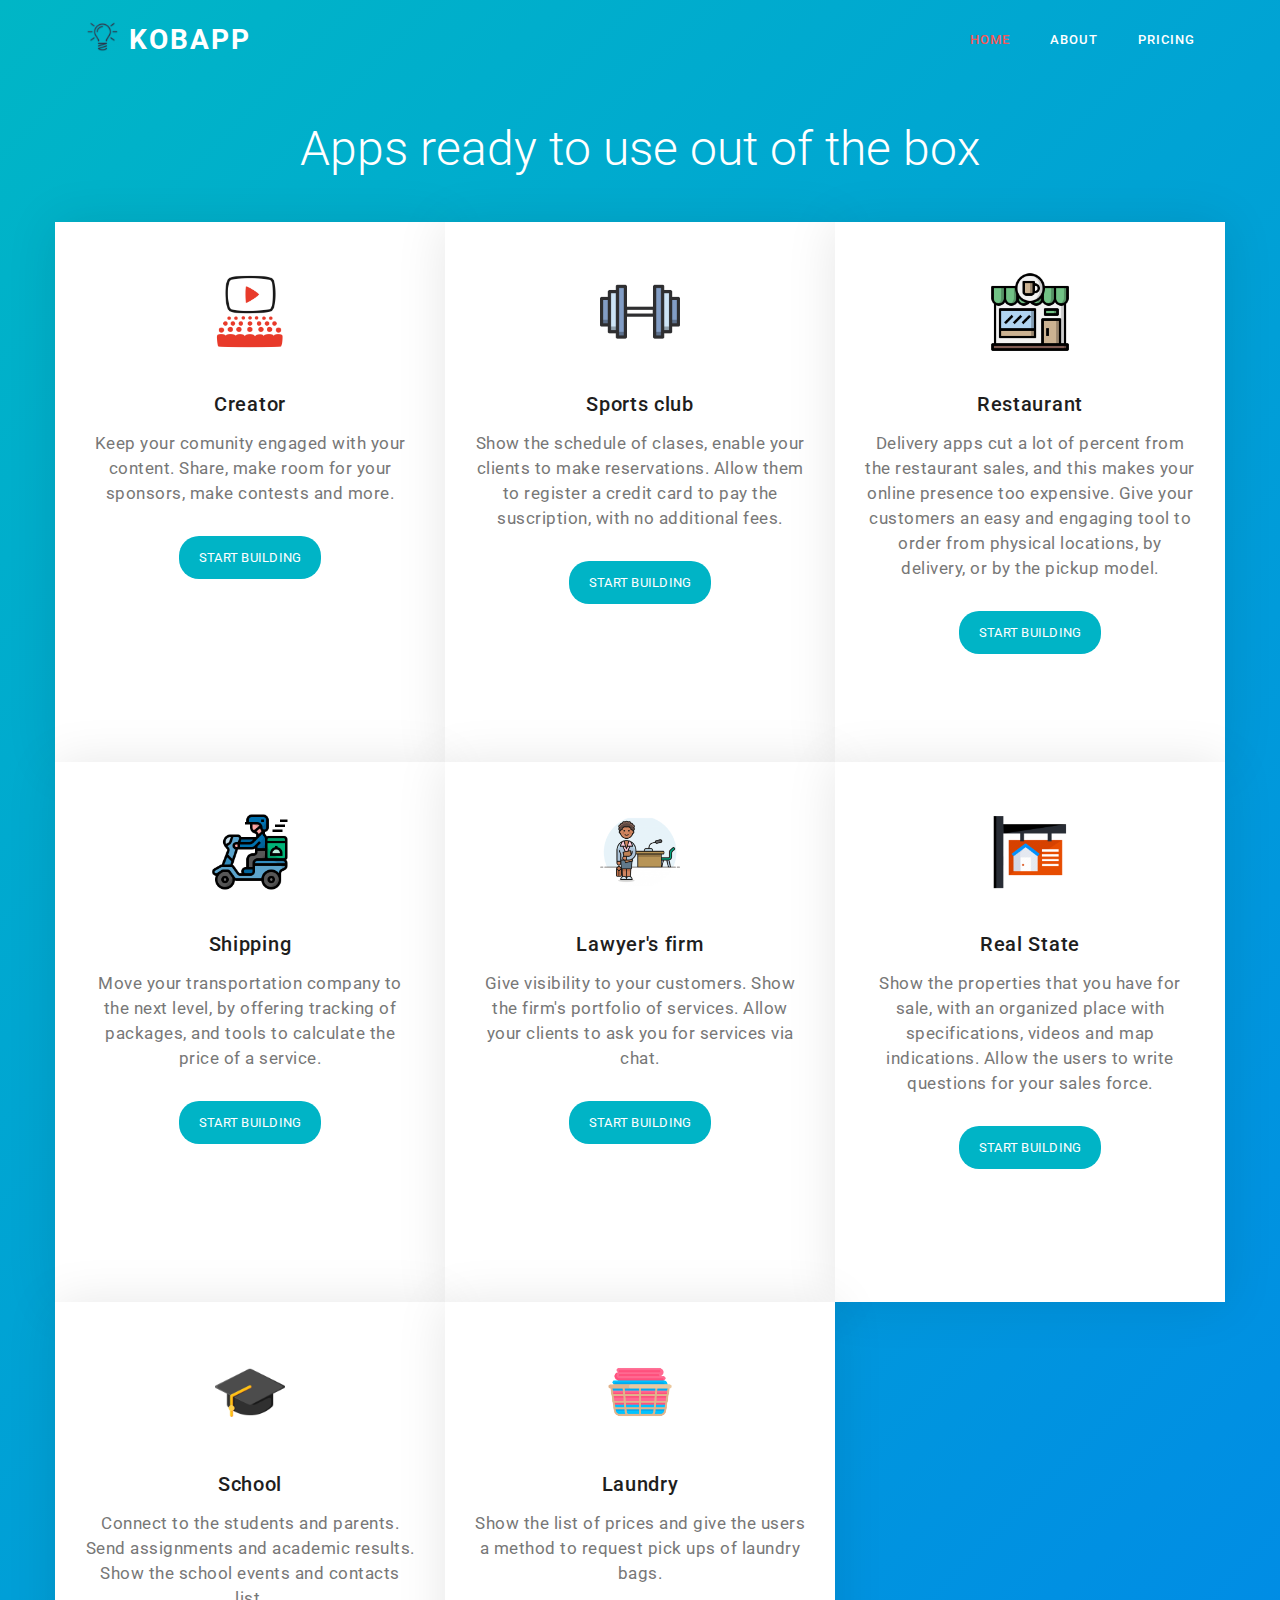
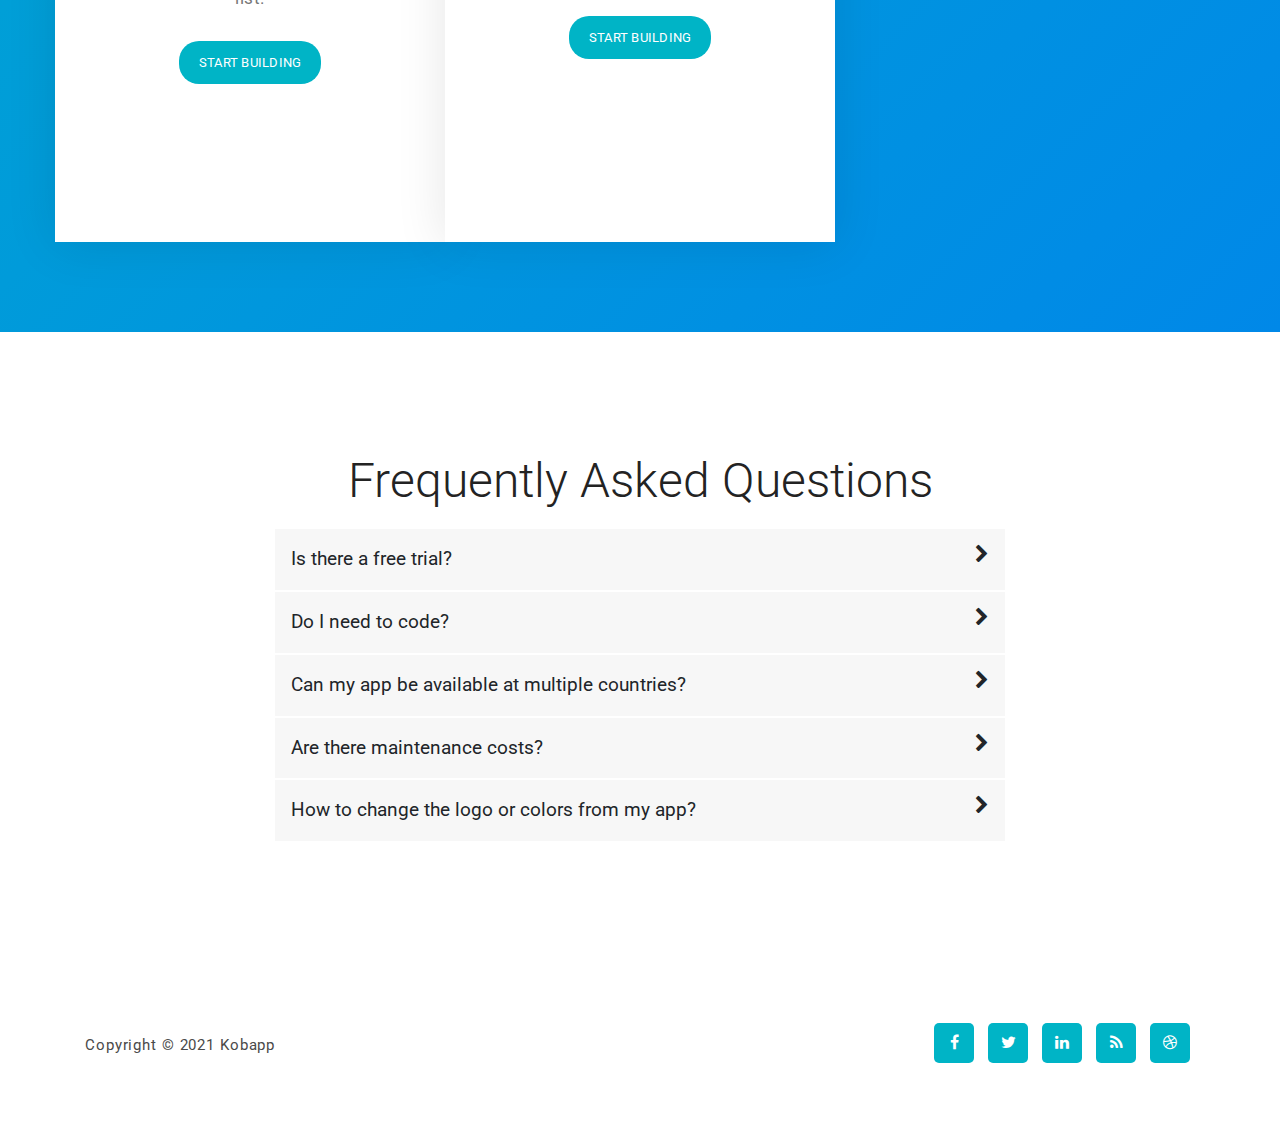
<file: templates.html>
<!DOCTYPE html>
<html lang="en">

<head>

    <meta charset="utf-8">
    <meta name="viewport" content="width=device-width, initial-scale=1, shrink-to-fit=no">
    <meta name="description" content="">
    <meta name="author" content="Kobapp">
    <link href="https://fonts.googleapis.com/css?family=Roboto:100,300,400,500,700,900" rel="stylesheet">

    <title>Kobapp - Apps in minutes</title>

    <meta property="og:title" content="Bring your idea to an App | No code needed">
    <meta property="og:image" content="assets/images/download_kobapp.png">
    <meta property="og:site_name" content="Kobapp">
    <meta property="og:type" content="website">
    <meta property="og:description" content="Publish your first App in minutes, no coding skills needed, templates ready to use out of the box.">
    <meta property="og:url" content="kobapp.tech">

    <!--

ART FACTORY

https://templatemo.com/tm-537-art-factory

-->
    <!-- Additional CSS Files -->
    <link rel="stylesheet" type="text/css" href="assets/css/bootstrap.min.css">
    <link rel="stylesheet" type="text/css" href="assets/css/font-awesome.css">
    <link rel="stylesheet" type="text/css" href="assets/css/templatemo-art-factory.css">
    <link rel="stylesheet" type="text/css" href="assets/css/owl-carousel.css">
    <!-- <link rel="stylesheet" href="assets/css/templatemo-softy-pinko.css"> -->

    <link rel="apple-touch-icon" sizes="57x57" href="assets/images/favicons/apple-icon-57x57.png">
    <link rel="apple-touch-icon" sizes="60x60" href="assets/images/favicons/apple-icon-60x60.png">
    <link rel="apple-touch-icon" sizes="72x72" href="assets/images/favicons/apple-icon-72x72.png">
    <link rel="apple-touch-icon" sizes="76x76" href="assets/images/favicons/apple-icon-76x76.png">
    <link rel="apple-touch-icon" sizes="114x114" href="assets/images/favicons/apple-icon-114x114.png">
    <link rel="apple-touch-icon" sizes="120x120" href="assets/images/favicons/apple-icon-120x120.png">
    <link rel="apple-touch-icon" sizes="144x144" href="assets/images/favicons/apple-icon-144x144.png">
    <link rel="apple-touch-icon" sizes="152x152" href="assets/images/favicons/apple-icon-152x152.png">
    <link rel="apple-touch-icon" sizes="180x180" href="assets/images/favicons/apple-icon-180x180.png">
    <link rel="icon" type="image/png" sizes="192x192"  href="assets/images/favicons/android-icon-192x192.png">
    <link rel="icon" type="image/png" sizes="32x32" href="assets/images/favicons/favicon-32x32.png">
    <link rel="icon" type="image/png" sizes="96x96" href="assets/images/favicons/favicon-96x96.png">
    <link rel="icon" type="image/png" sizes="16x16" href="assets/images/favicons/favicon-16x16.png">
    <link rel="manifest" href="/manifest.json">
    <meta name="msapplication-TileColor" content="#ffffff">
    <meta name="msapplication-TileImage" content="/ms-icon-144x144.png">
    <meta name="theme-color" content="#ffffff">

</head>

<body>

    <!-- ***** Preloader Start ***** -->
    <div id="preloader">
        <div class="jumper">
            <div></div>
            <div></div>
            <div></div>
        </div>
    </div>
    <!-- ***** Preloader End ***** -->

    <!-- ***** Header Area Start ***** -->
    <header class="header-area header-sticky">
        <div class="container">
            <div class="row">
                <div class="col-12">
                    <nav class="main-nav">
                        <!-- ***** Logo Start ***** -->
                        <a href="index.html" class="logo">
                            <img src="assets/images/logo-small.png" />
                            KOBAPP
                        </a>
                        <!-- ***** Logo End ***** -->
                        <!-- ***** Menu Start ***** -->
                        <ul class="nav">
                            <li class="scroll-to-section"><a href="index.html" class="active">Home</a></li>
                            <li class="scroll-to-section"><a href="index.html#about">About</a></li>
                            <li class="scroll-to-section"><a href="pricing.html">Pricing</a></li>
                            <!-- <li class="scroll-to-section"><a href="#frequently-question">Frequently Questions</a></li> -->
                            <!-- <li class="submenu">
                                <a href="javascript:;">Drop Down</a>
                                <ul>
                                    <li><a href="">About Us</a></li>
                                    <li><a href="">Features</a></li>
                                    <li><a href="">FAQ's</a></li>
                                    <li><a href="">Blog</a></li>
                                </ul>
                            </li> -->
                            <!-- <li class="scroll-to-section"><a href="#contact-us">Contact Us</a></li> -->
                        </ul>
                        <a class='menu-trigger'>
                            <span>Menu</span>
                        </a>
                        <!-- ***** Menu End ***** -->
                    </nav>
                </div>
            </div>
        </div>
    </header>
    <!-- ***** Header Area End ***** -->

    <!-- ***** Features Small Start ***** -->
    <section class="section" id="services">
        <div class="col-lg-12">
            <div class="section-heading-white">
                <h2>Apps ready to use out of the box</h2>
                <br />
            </div>
        </div>
        <div class="container">
            <div class="row">
                <div id="templates-section" class="row owl-theme">
                </div>
            </div>
        </div>
    </section>
    <!-- ***** Features Small End ***** -->


    <!-- ***** Frequently Question Start ***** -->
    <section class="section" id="frequently-question">
        <div class="container">
            <!-- ***** Section Title Start ***** -->
            <div class="row">
                <div class="col-lg-12">
                    <div class="section-heading">
                        <h2>Frequently Asked Questions</h2>
                    </div>
                </div>
                <!-- <div class="offset-lg-3 col-lg-6">
                    <div class="section-heading">
                        <p>Vivamus venenatis eu mi ac mattis. Maecenas ut elementum sapien. Nunc euismod risus ac lobortis congue. Sed erat quam.</p>
                    </div>
                </div> -->
            </div>
            <!-- ***** Section Title End ***** -->

            <div class="row">
                <!-- <div class="left-text col-lg-6 col-md-6 col-sm-12">
                    <h5>Class aptent taciti sociosqu ad litora torquent per conubia</h5>
                    <div class="accordion-text">
                        <p>Curabitur placerat diam in risus lobortis, laoreet porttitor est elementum. Nulla ultricies risus quis risus scelerisque, a aliquam tellus maximus. Cras pretium nulla ac convallis iaculis. Aenean bibendum erat vitae odio sodales,
                            in facilisis tellus volutpat.</p>
                        <p>Sed lobortis pellentesque magna ac congue. Suspendisse quis molestie magna, id eleifend ex. Ut mollis ultricies diam nec dictum. Morbi commodo hendrerit mi vel vulputate. Proin non tincidunt dui. Lorem ipsum dolor sit amet.</p>
                        <span>Email: <a href="#">email@company.com</a><br></span>
                        <a href="#contact-us" class="main-button">Contact Us</a>
                    </div>
                </div> -->
                <div class="left-text col-lg-2 col-md-1 col-sm-0"></div>
                <div class="col-lg-8 col-md-10 col-sm-12">
                    <div id="questions" class="accordions">
                    </div>
                </div>
            </div>
        </div>
    </section>
    <!-- ***** Frequently Question End ***** -->


    <!-- ***** Footer Start ***** -->
    <footer>
        <div class="container">
            <div class="row">
                <div class="col-lg-7 col-md-12 col-sm-12">
                    <p class="copyright">Copyright &copy; 2021 Kobapp

                        <!-- . Design: <a rel="nofollow" href="https://templatemo.com">TemplateMo</a></p> -->
                </div>
                <div class="col-lg-5 col-md-12 col-sm-12">
                    <ul class="social">
                        <li><a href="#"><i class="fa fa-facebook"></i></a></li>
                        <li><a href="#"><i class="fa fa-twitter"></i></a></li>
                        <li><a href="#"><i class="fa fa-linkedin"></i></a></li>
                        <li><a href="#"><i class="fa fa-rss"></i></a></li>
                        <li><a href="#"><i class="fa fa-dribbble"></i></a></li>
                    </ul>
                </div>
            </div>
        </div>
    </footer>

    <!-- jQuery -->
    <script src="assets/js/jquery-2.1.0.min.js"></script>

    <!-- Bootstrap -->
    <script src="assets/js/popper.js"></script>
    <script src="assets/js/bootstrap.min.js"></script>

    <!-- Plugins -->
    <script src="assets/js/owl-carousel.js"></script>
    <script src="assets/js/scrollreveal.min.js"></script>
    <script src="assets/js/waypoints.min.js"></script>
    <script src="assets/js/jquery.counterup.min.js"></script>
    <script src="assets/js/imgfix.min.js"></script>

    <!-- Global Init -->
    <script src="assets/js/custom.js"></script>
    
    <!-- Load data -->
    <script src="assets/js/templates.js"></script>
    <script>
        loadGrid()
        loadFAQs()
        activateAcordions()
    </script>

</body>

</html>
</file>
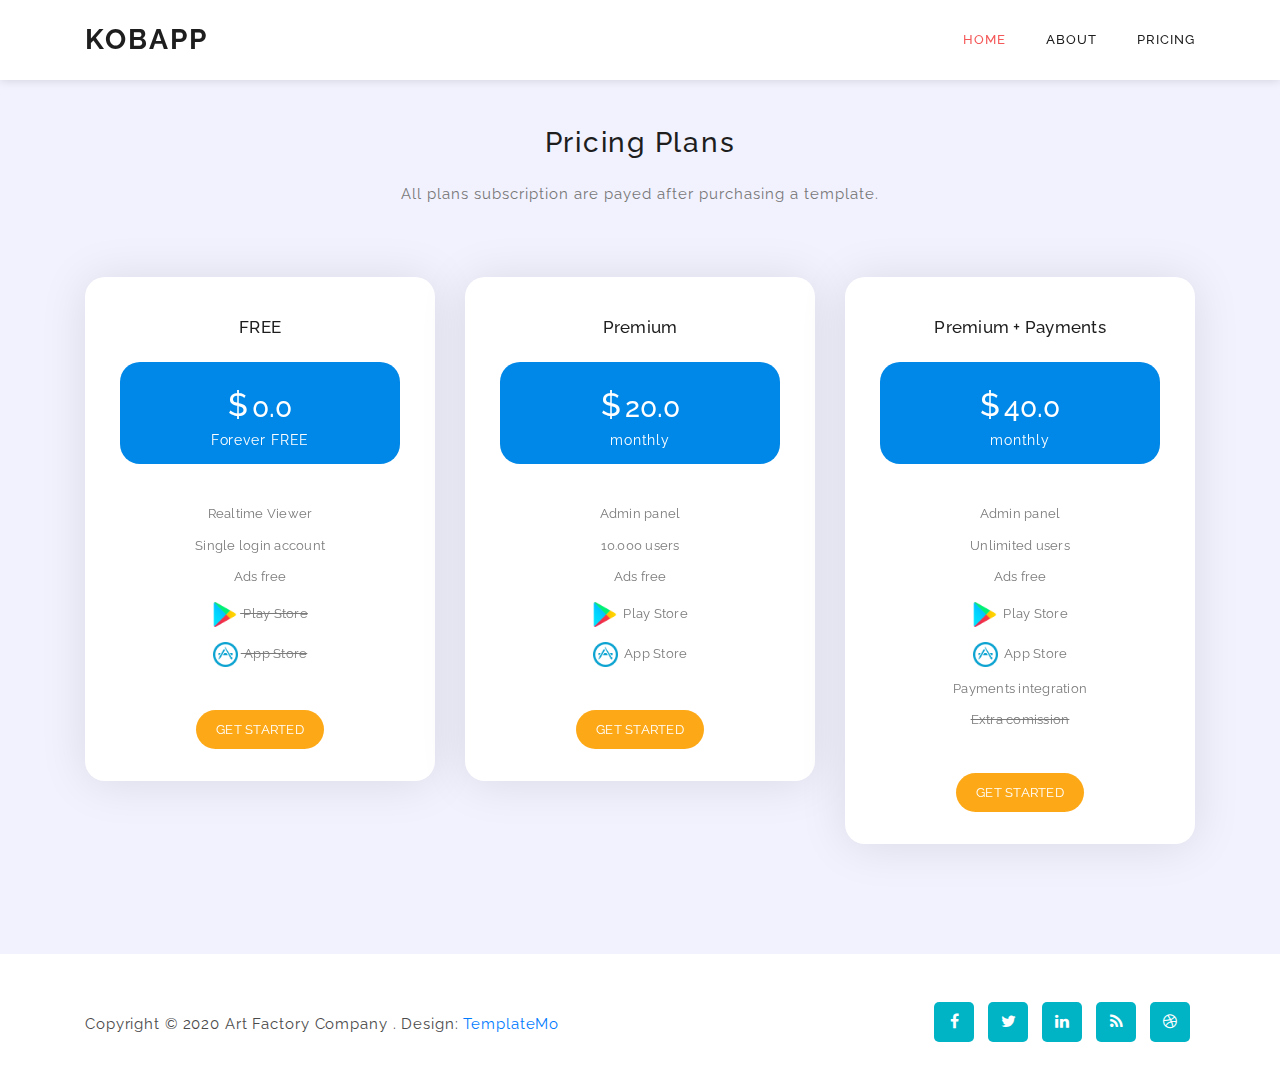
<file: web/pricing.html>
<!DOCTYPE html>
<html lang="en">

<head>

    <meta charset="utf-8">
    <meta name="viewport" content="width=device-width, initial-scale=1, shrink-to-fit=no">
    <meta name="description" content="">
    <meta name="author" content="Kobapp">
    <link href="https://fonts.googleapis.com/css?family=Roboto:100,300,400,500,700,900" rel="stylesheet">

    <title>Kobapp - Pricing</title>
    <!--

ART FACTORY

https://templatemo.com/tm-537-art-factory

-->
    <!-- Additional CSS Files -->
    <link rel="stylesheet" type="text/css" href="assets/css/bootstrap.min.css">
    <link rel="stylesheet" type="text/css" href="assets/css/font-awesome.css">
    <link rel="stylesheet" type="text/css" href="assets/css/templatemo-art-factory.css">
    <link rel="stylesheet" type="text/css" href="assets/css/owl-carousel.css">
    <link rel="stylesheet" href="assets/css/templatemo-softy-pinko.css">

</head>

<body>

    <!-- ***** Preloader Start ***** -->
    <div id="preloader">
        <div class="jumper">
            <div></div>
            <div></div>
            <div></div>
        </div>
    </div>
    <!-- ***** Preloader End ***** -->

    <!-- ***** Header Area Start ***** -->
    <header class="header-area header-sticky background-header">
        <div class="container">
            <div class="row">
                <div class="col-12">
                    <nav class="main-nav">
                        <!-- ***** Logo Start ***** -->
                        <a href="index.html" class="logo">KOBAPP</a>
                        <!-- ***** Logo End ***** -->
                        <!-- ***** Menu Start ***** -->
                        <ul class="nav">
                            <li class="scroll-to-section"><a href="index.html" class="active">Home</a></li>
                            <li class="scroll-to-section"><a href="index.html#about">About</a></li>
                            <li class="scroll-to-section"><a href="pricing.html">Pricing</a></li>
                            <!-- <li class="scroll-to-section"><a href="#frequently-question">Frequently Questions</a></li> -->
                            <!-- <li class="submenu">
                                <a href="javascript:;">Drop Down</a>
                                <ul>
                                    <li><a href="">About Us</a></li>
                                    <li><a href="">Features</a></li>
                                    <li><a href="">FAQ's</a></li>
                                    <li><a href="">Blog</a></li>
                                </ul>
                            </li> -->
                            <!-- <li class="scroll-to-section"><a href="#contact-us">Contact Us</a></li> -->
                        </ul>
                        <a class='menu-trigger'>
                            <span>Menu</span>
                        </a>
                        <!-- ***** Menu End ***** -->
                    </nav>
                </div>
            </div>
        </div>
    </header>
    <!-- ***** Header Area End ***** -->

    <!-- ***** Pricing Plans Start ***** -->
    <section class="section colored" id="pricing-plans">
        <div><br /></div>
        <div class="container">
            <!-- ***** Section Title Start ***** -->
            <div class="row">
                <div class="col-lg-12">
                    <div class="center-heading">
                        <h2 class="section-title">Pricing Plans</h2>
                    </div>
                </div>
                <div class="offset-lg-3 col-lg-6">
                    <div class="center-text">
                        <p>All plans subscription are payed after purchasing a template.</p>
                    </div>
                </div>
            </div>
            <!-- ***** Section Title End ***** -->

            <div class="row">
                <!-- <div class="col-lg-2 col-md-0 col-sm-0"></div> -->
                <!-- ***** Pricing Item Start ***** -->
                <div class="col-lg-4 col-md-6 col-sm-12" data-scroll-reveal="enter bottom move 50px over 0.6s after 0.2s">
                    <div class="pricing-item">
                        <div class="pricing-header">
                            <h3 class="pricing-title">FREE</h3>
                        </div>
                        <div class="pricing-body">
                            <div class="price-wrapper">
                                <span class="currency">$</span>
                                <span class="price">0.0</span>
                                <span class="period">Forever FREE</span>
                            </div>
                            <ul class="list">
                                <li class="active">Realtime Viewer</li>
                                <li class="active">Single login account</li>
                                <li class="active">Ads free</li>
                                <li class="active"></li>
                                <li><span class="small-icon-span"><img src="assets/images/play-store.png"></img></span> Play Store</li>
                                <li><span class="small-icon-span"><img src="assets/images/app-store.png"></img></span> App Store</li>
                            </ul>
                        </div>
                        <div class="pricing-footer">
                            <a href="#" class="main-button">Get started</a>
                        </div>
                    </div>
                </div>
                <!-- ***** Pricing Item End ***** -->

                <!-- ***** Pricing Item Start ***** -->
                <div class="col-lg-4 col-md-6 col-sm-12" data-scroll-reveal="enter bottom move 50px over 0.6s after 0.4s">
                    <div class="pricing-item active">
                        <!-- <div class="pricing-v1-card-3">
                            <div class="pricing-v1-badge-2 color-3">
                                <img src="images/star-icon-white.svg" alt="" class="pricing-v1-badge-icon">
                                <div>Popular</div>
                            </div>
                        </div> -->
                        <div class="pricing-header">
                            <h3 class="pricing-title">Premium</h3>
                        </div>
                        <div class="pricing-body">
                            <div class="price-wrapper">
                                <span class="currency">$</span>
                                <span class="price">20.0</span>
                                <span class="period">monthly</span>
                            </div>
                            <ul class="list">
                                <li class="active">Admin panel</li>
                                <li class="active">10.000 users</li>
                                <li class="active">Ads free</li>
                                <li class="active"><span class="small-icon-span"><img src="assets/images/play-store.png"></img></span> Play Store</li>
                                <li class="active"><span class="small-icon-span"><img src="assets/images/app-store.png"></img></span> App Store</li>
                            </ul>
                        </div>
                        <div class="pricing-footer">
                            <a href="#" class="main-button">Get started</a>
                        </div>
                    </div>
                </div>
                <!-- ***** Pricing Item End ***** -->

                <!-- ***** Pricing Item Start ***** -->
                <div class="col-lg-4 col-md-6 col-sm-12" data-scroll-reveal="enter bottom move 50px over 0.6s after 0.4s">
                    <div class="pricing-item active">
                        <div class="pricing-header">
                            <h3 class="pricing-title">Premium + Payments</h3>
                        </div>
                        <div class="pricing-body">
                            <div class="price-wrapper">
                                <span class="currency">$</span>
                                <span class="price">40.0</span>
                                <span class="period">monthly</span>
                            </div>
                            <ul class="list">
                                <li class="active">Admin panel</li>
                                <li class="active">Unlimited users</li>
                                <li class="active">Ads free</li>
                                <li class="active"><span class="small-icon-span"><img src="assets/images/play-store.png"></img></span> Play Store</li>
                                <li class="active"><span class="small-icon-span"><img src="assets/images/app-store.png"></img></span> App Store</li>
                                <li class="active">Payments integration</li>
                                <li>Extra comission</li>
                            </ul>
                        </div>
                        <div class="pricing-footer">
                            <a href="#" class="main-button">Get started</a>
                        </div>
                    </div>
                </div>
                <!-- ***** Pricing Item End ***** -->

            </div>
        </div>
    </section>
    <!-- ***** Pricing Plans End ***** -->

    <!-- ***** Footer Start ***** -->
    <div><br /><br /></div>
    <footer>
        <div class="container">
            <div class="row">
                <div class="col-lg-7 col-md-12 col-sm-12">
                    <p class="copyright">Copyright &copy; 2020 Art Factory Company . Design: <a rel="nofollow" href="https://templatemo.com">TemplateMo</a></p>
                </div>
                <div class="col-lg-5 col-md-12 col-sm-12">
                    <ul class="social">
                        <li><a href="#"><i class="fa fa-facebook"></i></a></li>
                        <li><a href="#"><i class="fa fa-twitter"></i></a></li>
                        <li><a href="#"><i class="fa fa-linkedin"></i></a></li>
                        <li><a href="#"><i class="fa fa-rss"></i></a></li>
                        <li><a href="#"><i class="fa fa-dribbble"></i></a></li>
                    </ul>
                </div>
            </div>
        </div>
    </footer>
    <div><br /><br /></div>

    <!-- jQuery -->
    <script src="assets/js/jquery-2.1.0.min.js"></script>

    <!-- Bootstrap -->
    <script src="assets/js/popper.js"></script>
    <script src="assets/js/bootstrap.min.js"></script>

    <!-- Plugins -->
    <script src="assets/js/owl-carousel.js"></script>
    <script src="assets/js/scrollreveal.min.js"></script>
    <script src="assets/js/waypoints.min.js"></script>
    <script src="assets/js/jquery.counterup.min.js"></script>
    <script src="assets/js/imgfix.min.js"></script>

    <!-- Global Init -->
    <script src="assets/js/custom.js"></script>

</body>

</html>
</file>
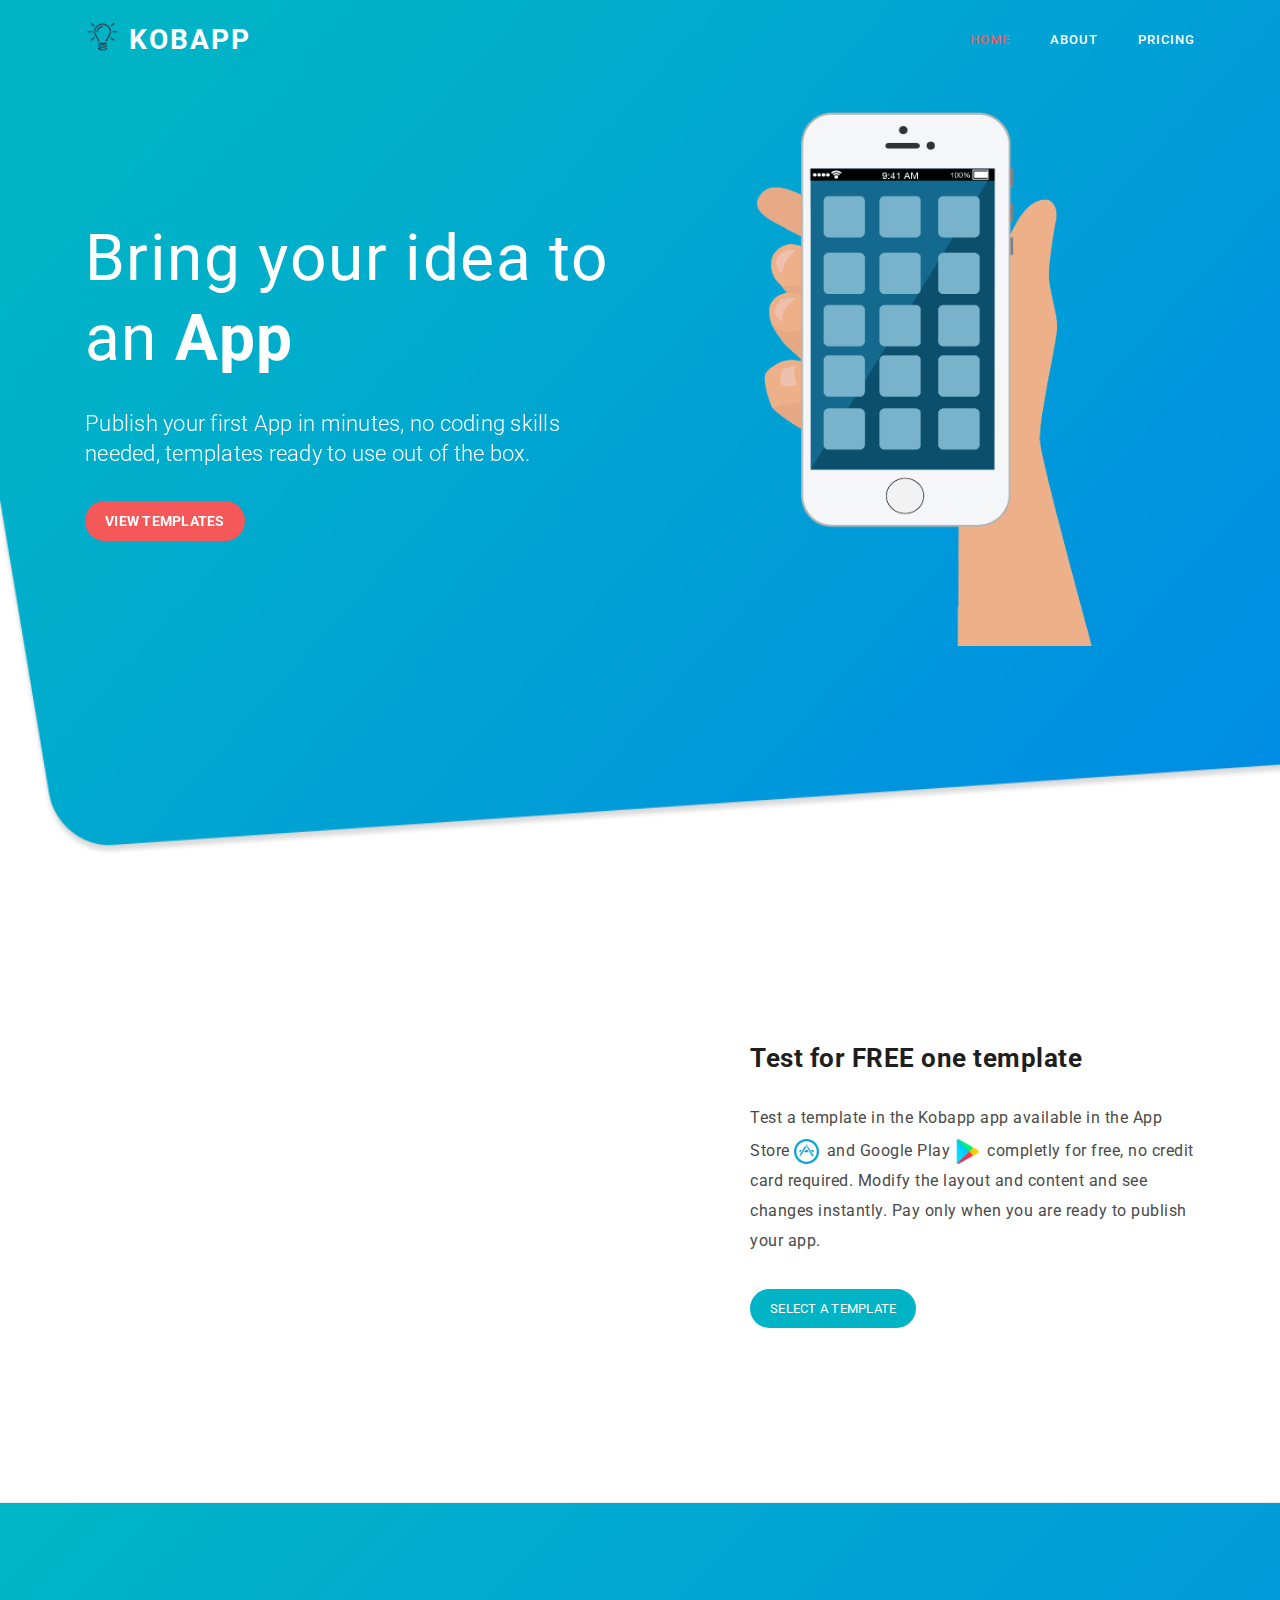
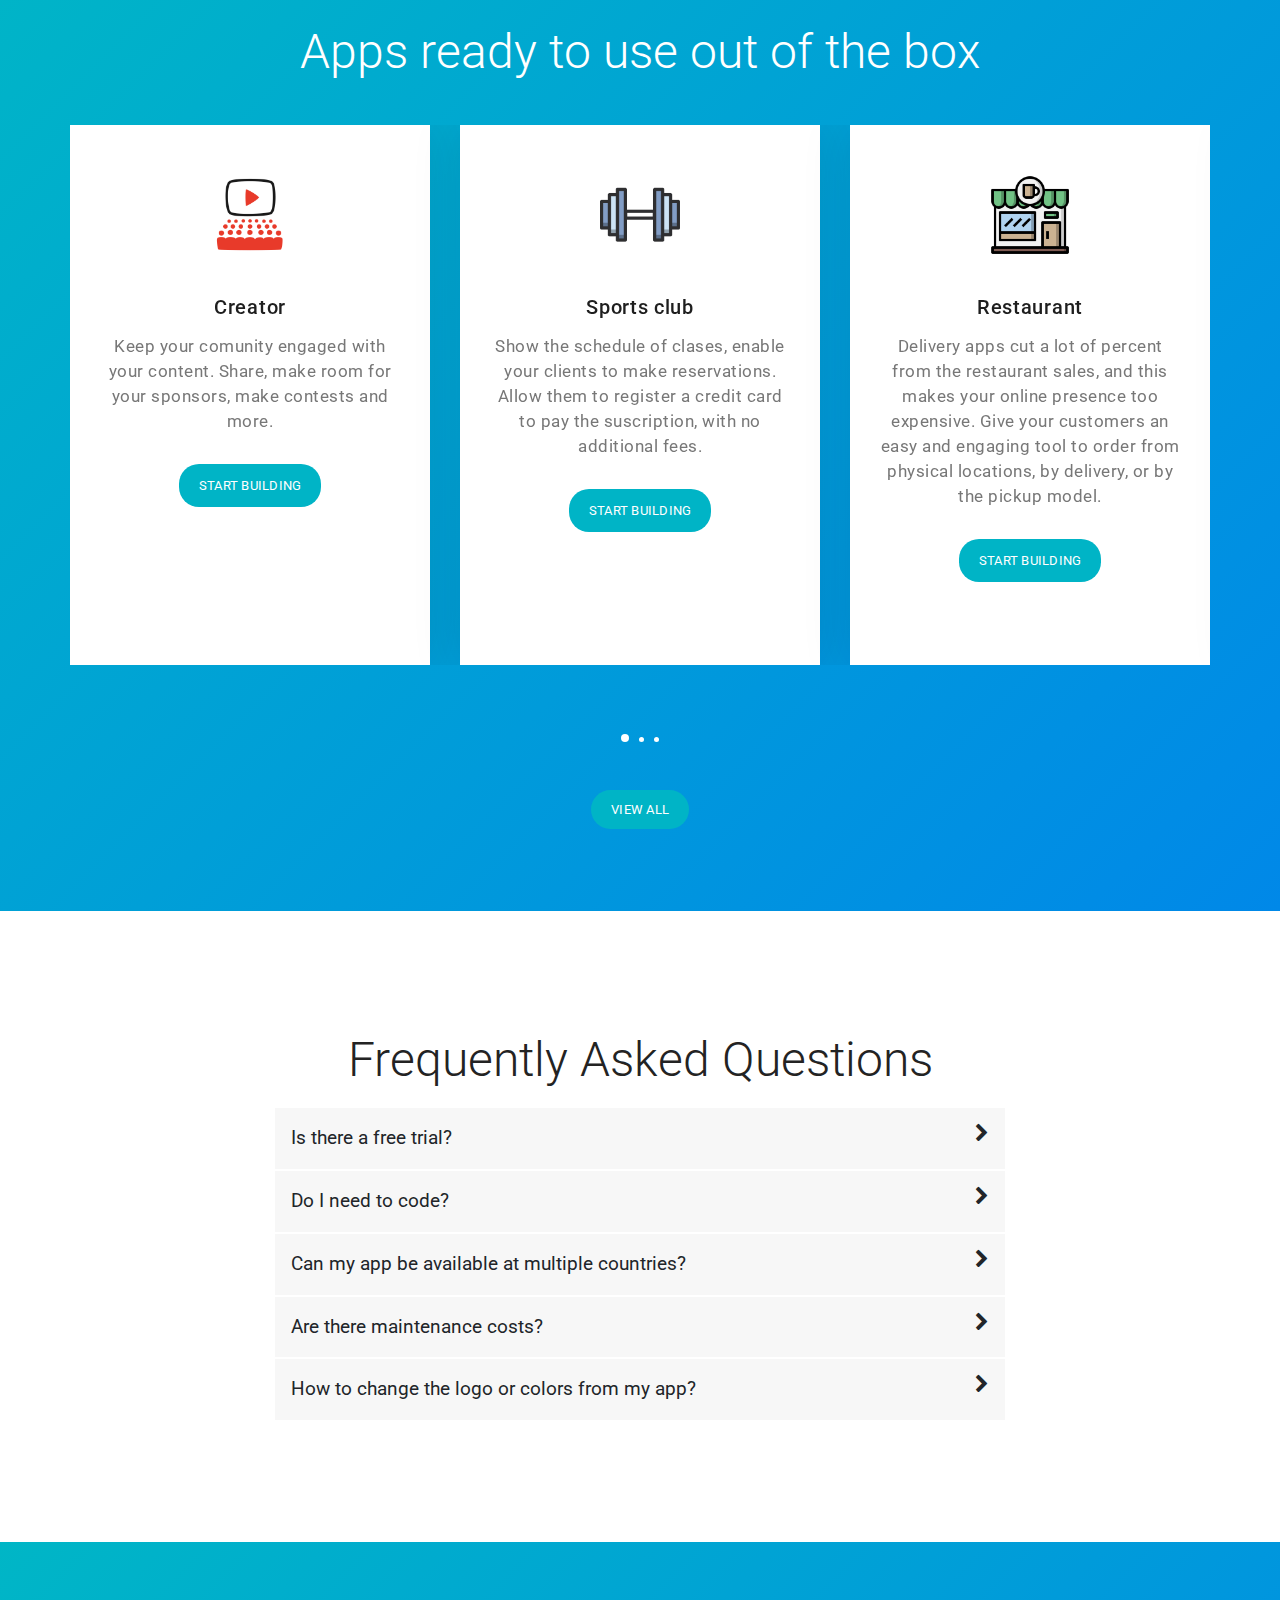
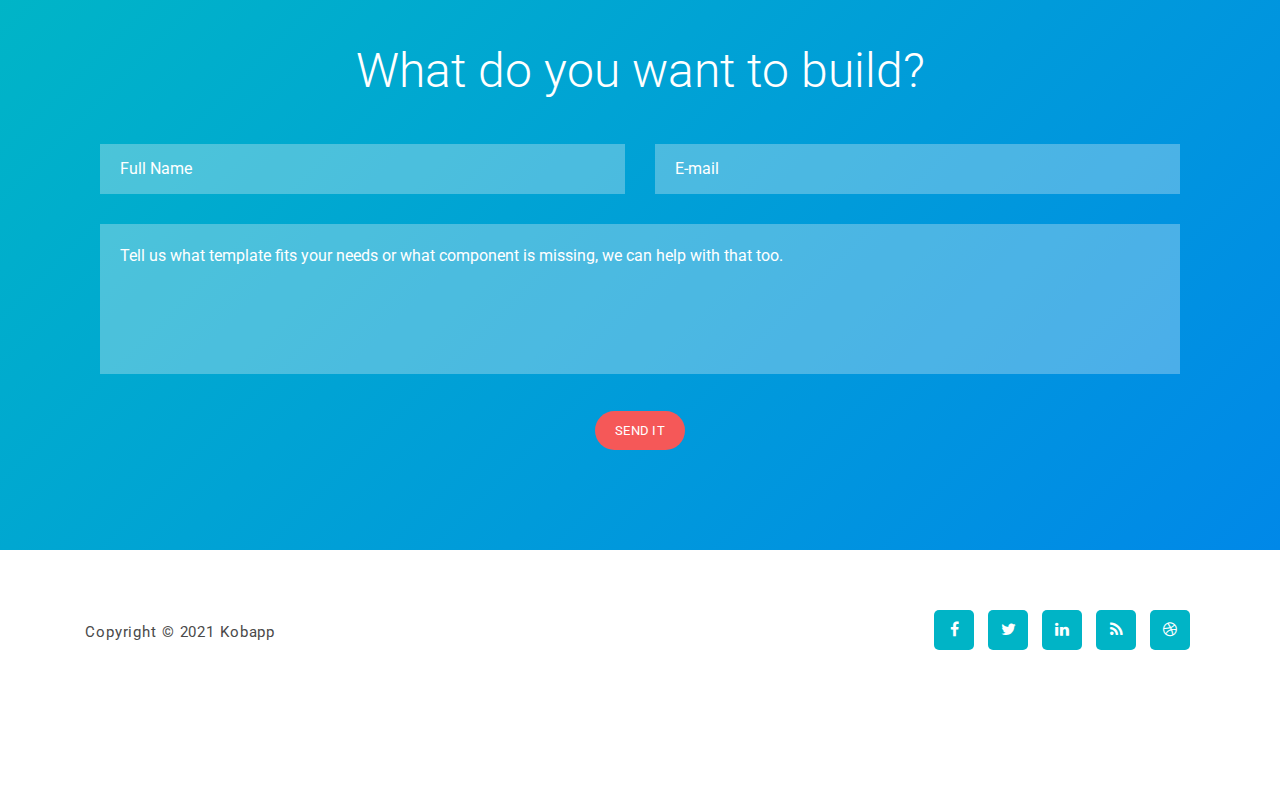
<file: web/redirect.html>
<!DOCTYPE html>
<html lang="en">

<head>

    <meta charset="utf-8">
    <meta name="viewport" content="width=device-width, initial-scale=1, shrink-to-fit=no">
    <meta name="description" content="">
    <meta name="author" content="Kobapp">
    <link href="https://fonts.googleapis.com/css?family=Roboto:100,300,400,500,700,900" rel="stylesheet">

    <title>Kobapp - Apps for business</title>

    <meta property="og:title" content="Bring your idea to an App | No code needed">
    <meta property="og:image" content="assets/images/download_kobapp.png">
    <meta property="og:site_name" content="Kobapp">
    <meta property="og:type" content="website">
    <meta property="og:description" content="Publish your first App in minutes, no coding skills needed, templates ready to use out of the box.">
    <meta property="og:url" content="kobapp.tech">
</head>

<body>

    <div id="redirect-url"></div>
    
    <!-- Redirect logic -->
    <script>
        const BASE_URL = 'kobapp.com'
        const notFoundUrl = document.location.pathname
        document.querySelector('#redirect-url').innerHTML = `${notFoundUrl}`
        switch(notFoundUrl) {
            case '/admin':
            case '/blog':
                // Sub-domains
                const newPath = `https:/${notFoundUrl}.${BASE_URL}`
                document.location.replace(newPath)
                break
            default:
                let parts = notFoundUrl.split('/')
                const last = parts.pop()
                const lastParts = last.split('.')
                if(lastParts.length < 2) {
                    // Add .html extension
                    document.location.replace(`https://${BASE_URL}${parts.join('/')}/${last}.html`)
                } else {
                    document.querySelector('#redirect-url').innerHTML = `Not found: ${notFoundUrl}<br/>Go <a href="/">Home</a>`
                    if(lastParts[1] == 'html') {
                        // Not found html page, redirect to Home
                        document.location.replace('/')
                    }
                }
        }
    </script>

</body>

</html>
</file>
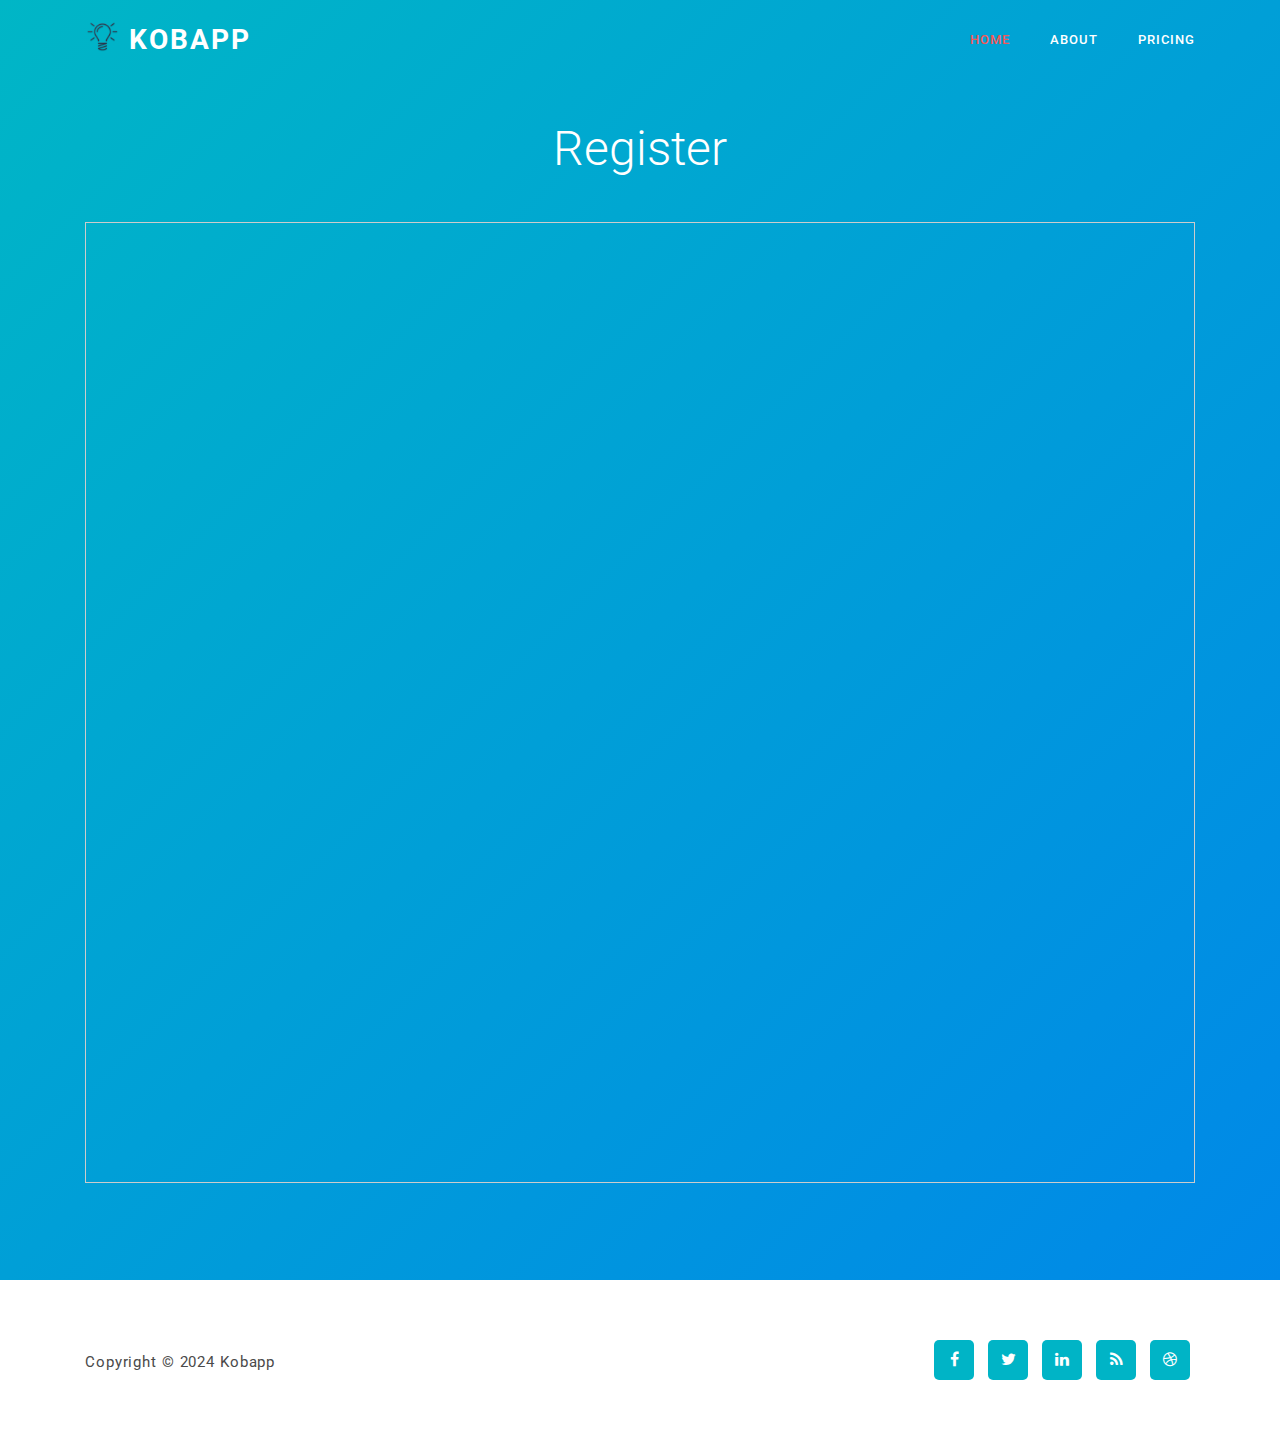
<file: web/register.html>
<!DOCTYPE html>
<html lang="en">

<head>

    <meta charset="utf-8">
    <meta name="viewport" content="width=device-width, initial-scale=1, shrink-to-fit=no">
    <meta name="description" content="">
    <meta name="author" content="Kobapp">
    <link href="https://fonts.googleapis.com/css?family=Roboto:100,300,400,500,700,900" rel="stylesheet">

    <title>Kobapp - Apps in minutes</title>

    <meta property="og:title" content="Bring your idea to an App | No code needed">
    <meta property="og:image" content="assets/images/download_kobapp.png">
    <meta property="og:site_name" content="Kobapp">
    <meta property="og:type" content="website">
    <meta property="og:description" content="Publish your first App in minutes, no coding skills needed, templates ready to use out of the box.">
    <meta property="og:url" content="kobapp.tech">

    <!--

ART FACTORY

https://templatemo.com/tm-537-art-factory

-->
    <!-- Additional CSS Files -->
    <link rel="stylesheet" type="text/css" href="assets/css/bootstrap.min.css">
    <link rel="stylesheet" type="text/css" href="assets/css/font-awesome.css">
    <link rel="stylesheet" type="text/css" href="assets/css/templatemo-art-factory.css">
    <link rel="stylesheet" type="text/css" href="assets/css/owl-carousel.css">
    <!-- <link rel="stylesheet" href="assets/css/templatemo-softy-pinko.css"> -->

    <link rel="apple-touch-icon" sizes="57x57" href="assets/images/favicons/apple-icon-57x57.png">
    <link rel="apple-touch-icon" sizes="60x60" href="assets/images/favicons/apple-icon-60x60.png">
    <link rel="apple-touch-icon" sizes="72x72" href="assets/images/favicons/apple-icon-72x72.png">
    <link rel="apple-touch-icon" sizes="76x76" href="assets/images/favicons/apple-icon-76x76.png">
    <link rel="apple-touch-icon" sizes="114x114" href="assets/images/favicons/apple-icon-114x114.png">
    <link rel="apple-touch-icon" sizes="120x120" href="assets/images/favicons/apple-icon-120x120.png">
    <link rel="apple-touch-icon" sizes="144x144" href="assets/images/favicons/apple-icon-144x144.png">
    <link rel="apple-touch-icon" sizes="152x152" href="assets/images/favicons/apple-icon-152x152.png">
    <link rel="apple-touch-icon" sizes="180x180" href="assets/images/favicons/apple-icon-180x180.png">
    <link rel="icon" type="image/png" sizes="192x192"  href="assets/images/favicons/android-icon-192x192.png">
    <link rel="icon" type="image/png" sizes="32x32" href="assets/images/favicons/favicon-32x32.png">
    <link rel="icon" type="image/png" sizes="96x96" href="assets/images/favicons/favicon-96x96.png">
    <link rel="icon" type="image/png" sizes="16x16" href="assets/images/favicons/favicon-16x16.png">
    <link rel="manifest" href="/manifest.json">
    <meta name="msapplication-TileColor" content="#ffffff">
    <meta name="msapplication-TileImage" content="/ms-icon-144x144.png">
    <meta name="theme-color" content="#ffffff">

</head>

<body>

    <!-- ***** Preloader Start ***** -->
    <div id="preloader">
        <div class="jumper">
            <div></div>
            <div></div>
            <div></div>
        </div>
    </div>
    <!-- ***** Preloader End ***** -->

    <!-- ***** Header Area Start ***** -->
    <header class="header-area header-sticky">
        <div class="container">
            <div class="row">
                <div class="col-12">
                    <nav class="main-nav">
                        <!-- ***** Logo Start ***** -->
                        <a href="index.html" class="logo">
                            <img src="assets/images/logo-small.png" />
                            KOBAPP
                        </a>
                        <!-- ***** Logo End ***** -->
                        <!-- ***** Menu Start ***** -->
                        <ul class="nav">
                            <li class="scroll-to-section"><a href="index.html" class="active">Home</a></li>
                            <li class="scroll-to-section"><a href="index.html#about">About</a></li>
                            <li class="scroll-to-section"><a href="pricing.html">Pricing</a></li>
                            <!-- <li class="scroll-to-section"><a href="#frequently-question">Frequently Questions</a></li> -->
                            <!-- <li class="submenu">
                                <a href="javascript:;">Drop Down</a>
                                <ul>
                                    <li><a href="">About Us</a></li>
                                    <li><a href="">Features</a></li>
                                    <li><a href="">FAQ's</a></li>
                                    <li><a href="">Blog</a></li>
                                </ul>
                            </li> -->
                            <!-- <li class="scroll-to-section"><a href="#contact-us">Contact Us</a></li> -->
                        </ul>
                        <a class='menu-trigger'>
                            <span>Menu</span>
                        </a>
                        <!-- ***** Menu End ***** -->
                    </nav>
                </div>
            </div>
        </div>
    </header>
    <!-- ***** Header Area End ***** -->

    <!-- ***** Features Small Start ***** -->
    <section class="section" id="services">
        <div class="col-lg-12">
            <div class="section-heading-white">
                <h2>Register</h2>
                <br />
            </div>
        </div>
        <div class="container">
            <script src="https://static.airtable.com/js/embed/embed_snippet_v1.js"></script><iframe class="airtable-embed airtable-dynamic-height" src="https://airtable.com/embed/shr7qAH7Cmrtgpzo3?backgroundColor=cyan" frameborder="0" onmousewheel="" width="100%" height="961" style="background: transparent; border: 1px solid #ccc;"></iframe>
        </div>
    </section>
    <!-- ***** Features Small End ***** -->

    <!-- ***** Footer Start ***** -->
    <footer>
        <div class="container">
            <div class="row">
                <div class="col-lg-7 col-md-12 col-sm-12">
                    <p class="copyright">Copyright &copy; 2024 Kobapp

                        <!-- . Design: <a rel="nofollow" href="https://templatemo.com">TemplateMo</a></p> -->
                </div>
                <div class="col-lg-5 col-md-12 col-sm-12">
                    <ul class="social">
                        <li><a href="#"><i class="fa fa-facebook"></i></a></li>
                        <li><a href="#"><i class="fa fa-twitter"></i></a></li>
                        <li><a href="#"><i class="fa fa-linkedin"></i></a></li>
                        <li><a href="#"><i class="fa fa-rss"></i></a></li>
                        <li><a href="#"><i class="fa fa-dribbble"></i></a></li>
                    </ul>
                </div>
            </div>
        </div>
    </footer>

    <!-- jQuery -->
    <script src="assets/js/jquery-2.1.0.min.js"></script>

    <!-- Bootstrap -->
    <script src="assets/js/popper.js"></script>
    <script src="assets/js/bootstrap.min.js"></script>

    <!-- Plugins -->
    <script src="assets/js/owl-carousel.js"></script>
    <script src="assets/js/scrollreveal.min.js"></script>
    <script src="assets/js/waypoints.min.js"></script>
    <script src="assets/js/jquery.counterup.min.js"></script>
    <script src="assets/js/imgfix.min.js"></script>

    <!-- Global Init -->
    <script src="assets/js/custom.js"></script>
    
    <!-- Load data -->
    <script>
        //
    </script>

</body>

</html>
</file>
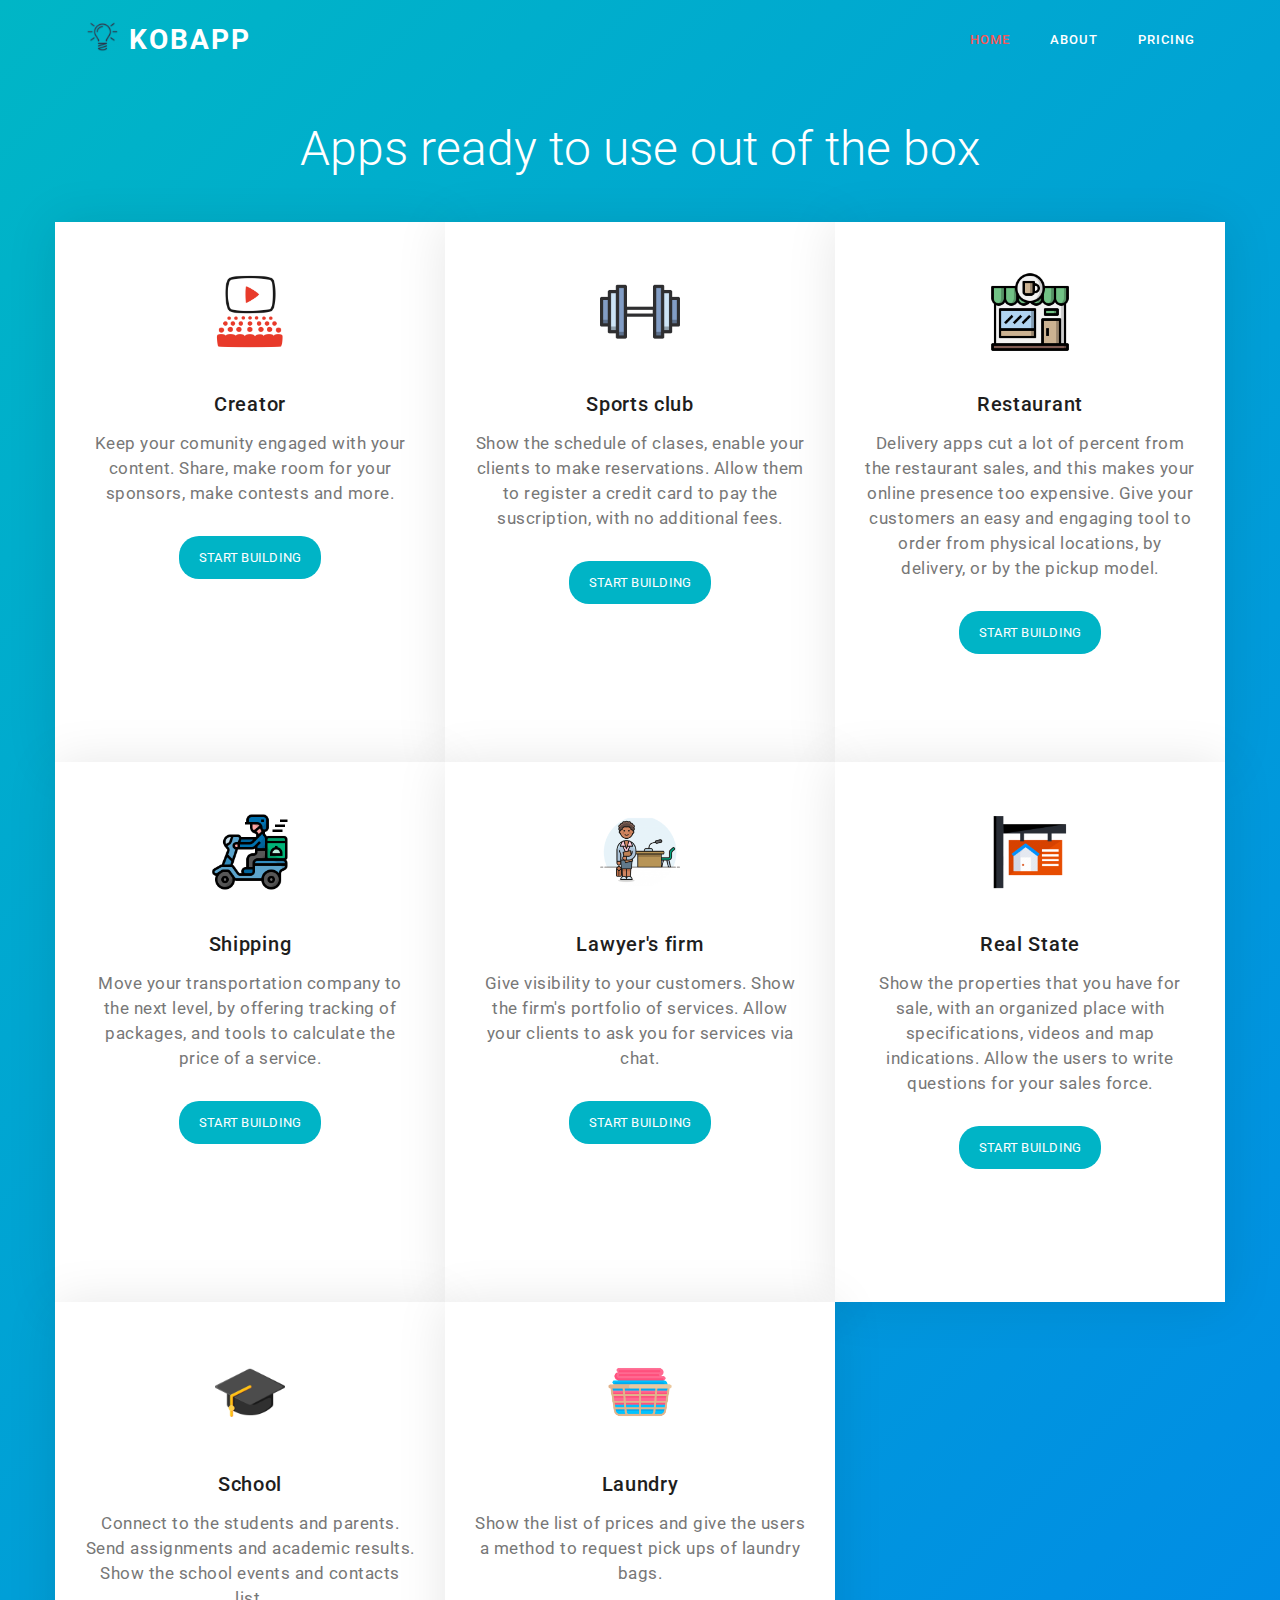
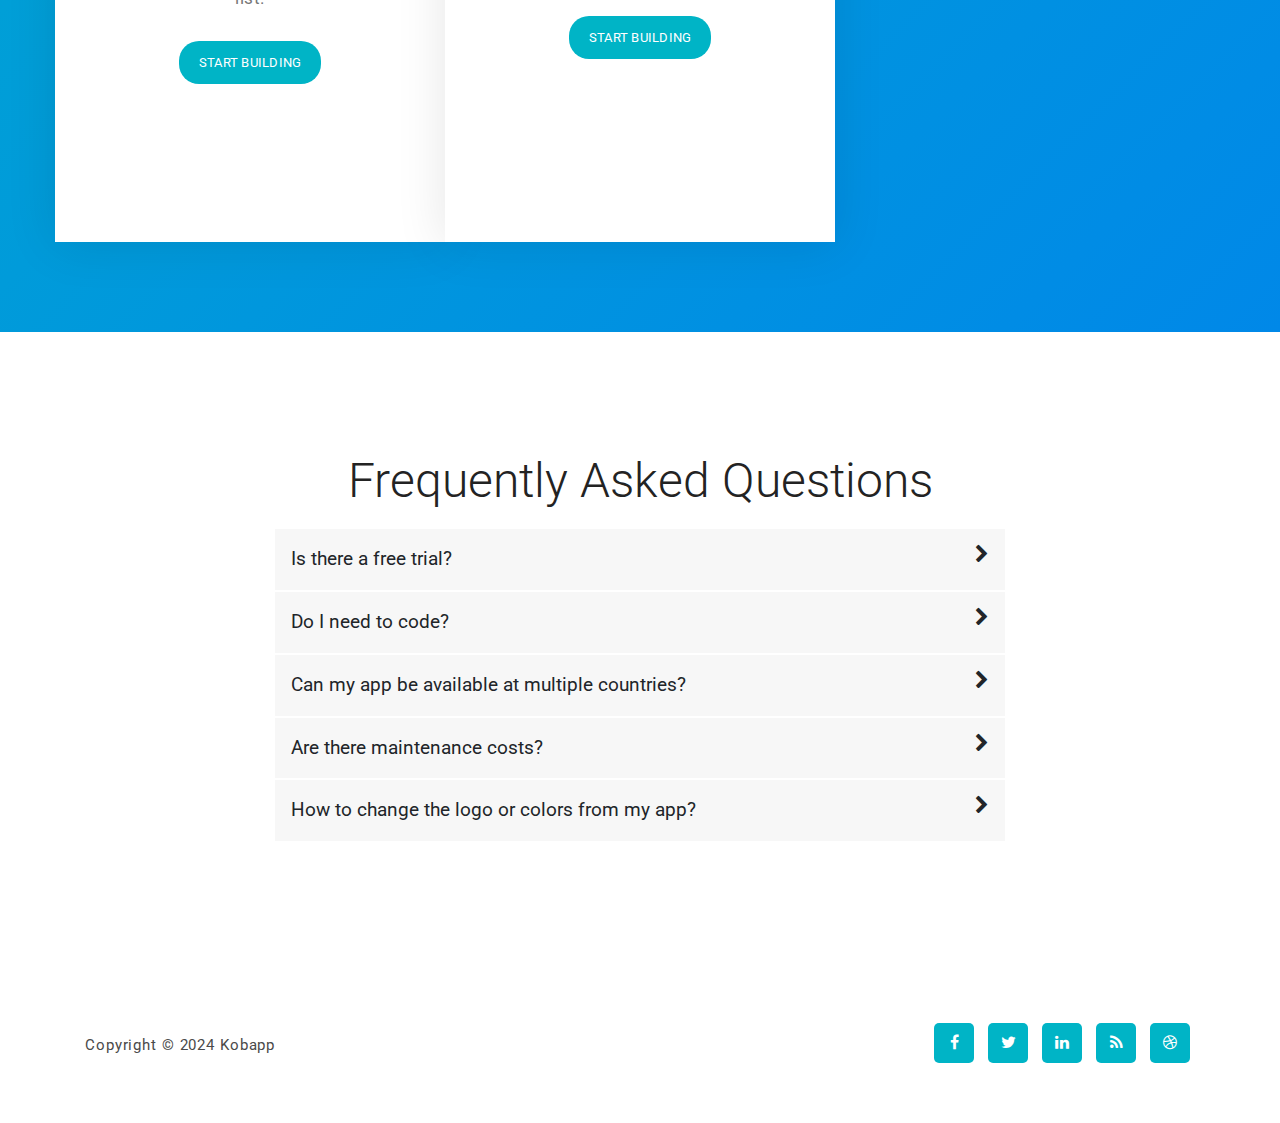
<file: web/templates.html>
<!DOCTYPE html>
<html lang="en">

<head>

    <meta charset="utf-8">
    <meta name="viewport" content="width=device-width, initial-scale=1, shrink-to-fit=no">
    <meta name="description" content="">
    <meta name="author" content="Kobapp">
    <link href="https://fonts.googleapis.com/css?family=Roboto:100,300,400,500,700,900" rel="stylesheet">

    <title>Kobapp - Apps in minutes</title>

    <meta property="og:title" content="Bring your idea to an App | No code needed">
    <meta property="og:image" content="assets/images/download_kobapp.png">
    <meta property="og:site_name" content="Kobapp">
    <meta property="og:type" content="website">
    <meta property="og:description" content="Publish your first App in minutes, no coding skills needed, templates ready to use out of the box.">
    <meta property="og:url" content="kobapp.tech">

    <!--

ART FACTORY

https://templatemo.com/tm-537-art-factory

-->
    <!-- Additional CSS Files -->
    <link rel="stylesheet" type="text/css" href="assets/css/bootstrap.min.css">
    <link rel="stylesheet" type="text/css" href="assets/css/font-awesome.css">
    <link rel="stylesheet" type="text/css" href="assets/css/templatemo-art-factory.css">
    <link rel="stylesheet" type="text/css" href="assets/css/owl-carousel.css">
    <!-- <link rel="stylesheet" href="assets/css/templatemo-softy-pinko.css"> -->

    <link rel="apple-touch-icon" sizes="57x57" href="assets/images/favicons/apple-icon-57x57.png">
    <link rel="apple-touch-icon" sizes="60x60" href="assets/images/favicons/apple-icon-60x60.png">
    <link rel="apple-touch-icon" sizes="72x72" href="assets/images/favicons/apple-icon-72x72.png">
    <link rel="apple-touch-icon" sizes="76x76" href="assets/images/favicons/apple-icon-76x76.png">
    <link rel="apple-touch-icon" sizes="114x114" href="assets/images/favicons/apple-icon-114x114.png">
    <link rel="apple-touch-icon" sizes="120x120" href="assets/images/favicons/apple-icon-120x120.png">
    <link rel="apple-touch-icon" sizes="144x144" href="assets/images/favicons/apple-icon-144x144.png">
    <link rel="apple-touch-icon" sizes="152x152" href="assets/images/favicons/apple-icon-152x152.png">
    <link rel="apple-touch-icon" sizes="180x180" href="assets/images/favicons/apple-icon-180x180.png">
    <link rel="icon" type="image/png" sizes="192x192"  href="assets/images/favicons/android-icon-192x192.png">
    <link rel="icon" type="image/png" sizes="32x32" href="assets/images/favicons/favicon-32x32.png">
    <link rel="icon" type="image/png" sizes="96x96" href="assets/images/favicons/favicon-96x96.png">
    <link rel="icon" type="image/png" sizes="16x16" href="assets/images/favicons/favicon-16x16.png">
    <link rel="manifest" href="/manifest.json">
    <meta name="msapplication-TileColor" content="#ffffff">
    <meta name="msapplication-TileImage" content="/ms-icon-144x144.png">
    <meta name="theme-color" content="#ffffff">

</head>

<body>

    <!-- ***** Preloader Start ***** -->
    <div id="preloader">
        <div class="jumper">
            <div></div>
            <div></div>
            <div></div>
        </div>
    </div>
    <!-- ***** Preloader End ***** -->

    <!-- ***** Header Area Start ***** -->
    <header class="header-area header-sticky">
        <div class="container">
            <div class="row">
                <div class="col-12">
                    <nav class="main-nav">
                        <!-- ***** Logo Start ***** -->
                        <a href="index.html" class="logo">
                            <img src="assets/images/logo-small.png" />
                            KOBAPP
                        </a>
                        <!-- ***** Logo End ***** -->
                        <!-- ***** Menu Start ***** -->
                        <ul class="nav">
                            <li class="scroll-to-section"><a href="index.html" class="active">Home</a></li>
                            <li class="scroll-to-section"><a href="index.html#about">About</a></li>
                            <li class="scroll-to-section"><a href="pricing.html">Pricing</a></li>
                            <!-- <li class="scroll-to-section"><a href="#frequently-question">Frequently Questions</a></li> -->
                            <!-- <li class="submenu">
                                <a href="javascript:;">Drop Down</a>
                                <ul>
                                    <li><a href="">About Us</a></li>
                                    <li><a href="">Features</a></li>
                                    <li><a href="">FAQ's</a></li>
                                    <li><a href="">Blog</a></li>
                                </ul>
                            </li> -->
                            <!-- <li class="scroll-to-section"><a href="#contact-us">Contact Us</a></li> -->
                        </ul>
                        <a class='menu-trigger'>
                            <span>Menu</span>
                        </a>
                        <!-- ***** Menu End ***** -->
                    </nav>
                </div>
            </div>
        </div>
    </header>
    <!-- ***** Header Area End ***** -->

    <!-- ***** Features Small Start ***** -->
    <section class="section" id="services">
        <div class="col-lg-12">
            <div class="section-heading-white">
                <h2>Apps ready to use out of the box</h2>
                <br />
            </div>
        </div>
        <div class="container">
            <div class="row">
                <div id="templates-section" class="row owl-theme">
                </div>
            </div>
        </div>
    </section>
    <!-- ***** Features Small End ***** -->


    <!-- ***** Frequently Question Start ***** -->
    <section class="section" id="frequently-question">
        <div class="container">
            <!-- ***** Section Title Start ***** -->
            <div class="row">
                <div class="col-lg-12">
                    <div class="section-heading">
                        <h2>Frequently Asked Questions</h2>
                    </div>
                </div>
                <!-- <div class="offset-lg-3 col-lg-6">
                    <div class="section-heading">
                        <p>Vivamus venenatis eu mi ac mattis. Maecenas ut elementum sapien. Nunc euismod risus ac lobortis congue. Sed erat quam.</p>
                    </div>
                </div> -->
            </div>
            <!-- ***** Section Title End ***** -->

            <div class="row">
                <!-- <div class="left-text col-lg-6 col-md-6 col-sm-12">
                    <h5>Class aptent taciti sociosqu ad litora torquent per conubia</h5>
                    <div class="accordion-text">
                        <p>Curabitur placerat diam in risus lobortis, laoreet porttitor est elementum. Nulla ultricies risus quis risus scelerisque, a aliquam tellus maximus. Cras pretium nulla ac convallis iaculis. Aenean bibendum erat vitae odio sodales,
                            in facilisis tellus volutpat.</p>
                        <p>Sed lobortis pellentesque magna ac congue. Suspendisse quis molestie magna, id eleifend ex. Ut mollis ultricies diam nec dictum. Morbi commodo hendrerit mi vel vulputate. Proin non tincidunt dui. Lorem ipsum dolor sit amet.</p>
                        <span>Email: <a href="#">email@company.com</a><br></span>
                        <a href="#contact-us" class="main-button">Contact Us</a>
                    </div>
                </div> -->
                <div class="left-text col-lg-2 col-md-1 col-sm-0"></div>
                <div class="col-lg-8 col-md-10 col-sm-12">
                    <div id="questions" class="accordions">
                    </div>
                </div>
            </div>
        </div>
    </section>
    <!-- ***** Frequently Question End ***** -->


    <!-- ***** Footer Start ***** -->
    <footer>
        <div class="container">
            <div class="row">
                <div class="col-lg-7 col-md-12 col-sm-12">
                    <p class="copyright">Copyright &copy; 2024 Kobapp

                        <!-- . Design: <a rel="nofollow" href="https://templatemo.com">TemplateMo</a></p> -->
                </div>
                <div class="col-lg-5 col-md-12 col-sm-12">
                    <ul class="social">
                        <li><a href="#"><i class="fa fa-facebook"></i></a></li>
                        <li><a href="#"><i class="fa fa-twitter"></i></a></li>
                        <li><a href="#"><i class="fa fa-linkedin"></i></a></li>
                        <li><a href="#"><i class="fa fa-rss"></i></a></li>
                        <li><a href="#"><i class="fa fa-dribbble"></i></a></li>
                    </ul>
                </div>
            </div>
        </div>
    </footer>

    <!-- jQuery -->
    <script src="assets/js/jquery-2.1.0.min.js"></script>

    <!-- Bootstrap -->
    <script src="assets/js/popper.js"></script>
    <script src="assets/js/bootstrap.min.js"></script>

    <!-- Plugins -->
    <script src="assets/js/owl-carousel.js"></script>
    <script src="assets/js/scrollreveal.min.js"></script>
    <script src="assets/js/waypoints.min.js"></script>
    <script src="assets/js/jquery.counterup.min.js"></script>
    <script src="assets/js/imgfix.min.js"></script>

    <!-- Global Init -->
    <script src="assets/js/custom.js"></script>
    
    <!-- Load data -->
    <script src="assets/js/templates.js"></script>
    <script>
        loadGrid()
        loadFAQs()
        activateAcordions()
    </script>

</body>

</html>
</file>
<file: assets/css/templatemo-art-factory.css>
/*

ART FACTORY

https://templatemo.com/tm-537-art-factory

*/


/* 
---------------------------------------------
Table of contents
---------------------------------------------
01. font & reset css
02. reset
03. global styles
04. header
05. welcome
06. features
07. team
08. pricing
09. blog
10. contact
11. footer
12. preloader

--------------------------------------------- 
*/


/* 
---------------------------------------------
font & reset css
--------------------------------------------- 
*/

@import url("https://fonts.googleapis.com/css?family=Roboto:100,300,400,500,700,900");

/* 
---------------------------------------------
reset
--------------------------------------------- 
*/

html,
body,
div,
span,
applet,
object,
iframe,
h1,
h2,
h3,
h4,
h5,
h6,
p,
blockquote,
div pre,
a,
abbr,
acronym,
address,
big,
cite,
code,
del,
dfn,
em,
font,
img,
ins,
kbd,
q,
s,
samp,
small,
strike,
strong,
sub,
sup,
tt,
var,
b,
u,
i,
center,
dl,
dt,
dd,
ol,
ul,
li,
figure,
header,
nav,
section,
article,
aside,
footer,
figcaption {
    margin: 0;
    padding: 0;
    border: 0;
    outline: 0;
}

.clearfix:after {
    content: ".";
    display: block;
    clear: both;
    visibility: hidden;
    line-height: 0;
    height: 0;
}

.clearfix {
    display: inline-block;
}

html[xmlns] .clearfix {
    display: block;
}

* html .clearfix {
    height: 1%;
}

ul,
li {
    padding: 0;
    margin: 0;
    list-style: none;
}

header,
nav,
section,
article,
aside,
footer,
hgroup {
    display: block;
}

* {
    box-sizing: border-box;
}

html,
body {
    font-family: "Roboto", sans-serif;
    font-weight: 400;
    background-color: #fff;
    font-size: 16px;
    -ms-text-size-adjust: 100%;
    -webkit-font-smoothing: antialiased;
    -moz-osx-font-smoothing: grayscale;
}

a {
    text-decoration: none !important;
}

h1,
h2,
h3,
h4,
h5,
h6 {
    margin-top: 0px;
    margin-bottom: 0px;
}

ul {
    margin-bottom: 0px;
}

p {
    font-size: 15px;
    line-height: 25px;
    color: #4a4a4a;
}


/* 
---------------------------------------------
global styles
--------------------------------------------- 
*/

html,
body {
    background: #fff;
    font-family: "Roboto", sans-serif;
}

::selection {
    background: #ff589e;
    color: #fff;
}

::-moz-selection {
    background: #ff589e;
    color: #fff;
}

@media (max-width: 991px) {
    html,
    body {
        overflow-x: hidden;
    }
    .mobile-top-fix {
        margin-top: 30px;
        margin-bottom: 0px;
    }
    .mobile-bottom-fix {
        margin-bottom: 30px;
    }
    .mobile-bottom-fix-big {
        margin-bottom: 60px;
    }
}

a.main-button-slider {
    font-size: 14px;
    font-weight: bold;
    border-radius: 20px;
    padding: 12px 20px;
    background-color: #f55858;
    text-transform: uppercase;
    color: #fff;
    letter-spacing: 0.25px;
    -webkit-transition: all 0.3s ease 0s;
    -moz-transition: all 0.3s ease 0s;
    -o-transition: all 0.3s ease 0s;
    transition: all 0.3s ease 0s;
}

a.main-button-slider:hover {
    background-color: #0088e8;
}

a.main-button {
    font-size: 13px;
    border-radius: 20px;
    padding: 12px 20px;
    background-color: #00b4c6;
    text-transform: uppercase;
    color: #fff;
    letter-spacing: 0.25px;
    -webkit-transition: all 0.3s ease 0s;
    -moz-transition: all 0.3s ease 0s;
    -o-transition: all 0.3s ease 0s;
    transition: all 0.3s ease 0s;
}

a.main-button:hover {
    background-color: #0088e8;
}

button.main-button {
    outline: none;
    border: none;
    cursor: pointer;
    font-size: 13px;
    border-radius: 20px;
    padding: 10px 20px;
    background-color: #f55858;
    text-transform: uppercase;
    color: #fff;
    letter-spacing: 0.25px;
    -webkit-transition: all 0.3s ease 0s;
    -moz-transition: all 0.3s ease 0s;
    -o-transition: all 0.3s ease 0s;
    transition: all 0.3s ease 0s;
}

button.main-button:hover {
    background-color: #0088e8;
}

.section-heading h2 {
    text-align: center;
    font-size: 48px;
    font-weight: 300;
    color: #232323;
    margin-bottom: 20px;
}

.section-heading-white h2 {
    text-align: center;
    font-size: 48px;
    font-weight: 300;
    color: #fff;
    margin-bottom: 20px;
}

.section-heading p {
    font-size: 17px;
    color: #777;
    text-align: center;
}


/* 
---------------------------------------------
header
--------------------------------------------- 
*/

.background-header {
    background-color: #fff;
    height: 80px !important;
    position: fixed !important;
    top: 0px;
    left: 0px;
    right: 0px;
    box-shadow: 0px 0px 10px rgba(0, 0, 0, 0.15) !important;
}

.background-header .logo,
.background-header .main-nav .nav li a {
    color: #1e1e1e !important;
}

.background-header .main-nav .nav>li:hover>a {
    color: #f55858 !important;
}

.background-header .main-nav .nav>li>ul>li:hover>a {
    color: #f55858 !important;
}

.background-header .nav li a.active {
    color: #f55858 !important;
}

.header-area {
    position: absolute;
    top: 0px;
    left: 0px;
    right: 0px;
    z-index: 100;
    height: 100px;
    -webkit-transition: all 0.5s ease 0s;
    -moz-transition: all 0.5s ease 0s;
    -o-transition: all 0.5s ease 0s;
    transition: all 0.5s ease 0s;
}

.header-area .main-nav {
    min-height: 80px;
    background: transparent;
}

.header-area .main-nav .logo {
    line-height: 80px;
    color: #fff;
    font-size: 28px;
    font-weight: 700;
    text-transform: uppercase;
    letter-spacing: 2px;
    float: left;
    -webkit-transition: all 0.3s ease 0s;
    -moz-transition: all 0.3s ease 0s;
    -o-transition: all 0.3s ease 0s;
    transition: all 0.3s ease 0s;
}
.header-area .main-nav .logo img {
    width: 35px;
    height: 45px;
    padding-bottom: 10px;
}

.header-area .main-nav .nav {
    float: right;
    margin-top: 27px;
    margin-left: 20px;
    margin-right: 0px;
    -webkit-transition: all 0.3s ease 0s;
    -moz-transition: all 0.3s ease 0s;
    -o-transition: all 0.3s ease 0s;
    transition: all 0.3s ease 0s;
    position: relative;
    z-index: 999;
}

.header-area .main-nav .nav li {
    padding-left: 20px;
    padding-right: 20px;
}

.header-area .main-nav .nav li:last-child {
    padding-right: 0px;
}

.header-area .main-nav .nav li a {
    display: block;
    font-weight: 500;
    font-size: 13px;
    color: #fff;
    text-transform: uppercase;
    -webkit-transition: all 0.3s ease 0s;
    -moz-transition: all 0.3s ease 0s;
    -o-transition: all 0.3s ease 0s;
    transition: all 0.3s ease 0s;
    height: 40px;
    line-height: 40px;
    border: transparent;
    letter-spacing: 1px;
}

.header-area .main-nav .nav li:hover a {
    color: #f55858;
}

.header-area .main-nav .nav li.submenu {
    position: relative;
    padding-right: 35px;
}

.header-area .main-nav .nav li.submenu:after {
    font-family: FontAwesome;
    content: "\f107";
    font-size: 12px;
    color: #fff;
    position: absolute;
    right: 18px;
    top: 12px;
}

.header-area.background-header .main-nav .nav li.submenu:after {
    color: #000;
}

.header-area .main-nav .nav li.submenu ul {
    position: absolute;
    width: 200px;
    box-shadow: 0 2px 28px 0 rgba(0, 0, 0, 0.06);
    overflow: hidden;
    top: 40px;
    opacity: 0;
    transform: translateY(-2em);
    visibility: hidden;
    z-index: -1;
    transition: all 0.3s ease-in-out 0s, visibility 0s linear 0.3s, z-index 0s linear 0.01s;
}

.header-area .main-nav .nav li.submenu ul li {
    margin-left: 0px;
    padding-left: 0px;
    padding-right: 0px;
}

.header-area .main-nav .nav li.submenu ul li a {
    display: block;
    background: #fff;
    color: #3b566e;
    padding-left: 20px;
    height: 40px;
    line-height: 40px;
    -webkit-transition: all 0.3s ease 0s;
    -moz-transition: all 0.3s ease 0s;
    -o-transition: all 0.3s ease 0s;
    transition: all 0.3s ease 0s;
    position: relative;
    font-size: 13px;
    border-bottom: 1px solid #f5f5f5;
}

.header-area .main-nav .nav li.submenu ul li a:before {
    content: "";
    position: absolute;
    width: 0px;
    height: 40px;
    left: 0px;
    top: 0px;
    bottom: 0px;
    -webkit-transition: all 0.3s ease 0s;
    -moz-transition: all 0.3s ease 0s;
    -o-transition: all 0.3s ease 0s;
    transition: all 0.3s ease 0s;
    background: #f55858;
}

.header-area .main-nav .nav li.submenu ul li a:hover {
    background: #fff;
    color: #f55858;
    padding-left: 25px;
}

.header-area .main-nav .nav li.submenu ul li a:hover:before {
    width: 3px;
}

.header-area .main-nav .nav li.submenu:hover ul {
    visibility: visible;
    opacity: 1;
    z-index: 1;
    transform: translateY(0%);
    transition-delay: 0s, 0s, 0.3s;
}

.header-area .main-nav .menu-trigger {
    cursor: pointer;
    display: block;
    position: absolute;
    top: 23px;
    width: 32px;
    height: 40px;
    text-indent: -9999em;
    z-index: 99;
    right: 40px;
    display: none;
}

.header-area .main-nav .menu-trigger span,
.header-area .main-nav .menu-trigger span:before,
.header-area .main-nav .menu-trigger span:after {
    -moz-transition: all 0.4s;
    -o-transition: all 0.4s;
    -webkit-transition: all 0.4s;
    transition: all 0.4s;
    background-color: #fff;
    display: block;
    position: absolute;
    width: 30px;
    height: 2px;
    left: 0;
}

.background-header .main-nav .menu-trigger span,
.background-header .main-nav .menu-trigger span:before,
.background-header .main-nav .menu-trigger span:after {
    background-color: #1e1e1e;
}

.header-area .main-nav .menu-trigger span:before,
.header-area .main-nav .menu-trigger span:after {
    -moz-transition: all 0.4s;
    -o-transition: all 0.4s;
    -webkit-transition: all 0.4s;
    transition: all 0.4s;
    background-color: #fff;
    display: block;
    position: absolute;
    width: 30px;
    height: 2px;
    left: 0;
    width: 75%;
}

.background-header .main-nav .menu-trigger span:before,
.background-header .main-nav .menu-trigger span:after {
    background-color: #1e1e1e;
}

.header-area .main-nav .menu-trigger span:before,
.header-area .main-nav .menu-trigger span:after {
    content: "";
}

.header-area .main-nav .menu-trigger span {
    top: 16px;
}

.header-area .main-nav .menu-trigger span:before {
    -moz-transform-origin: 33% 100%;
    -ms-transform-origin: 33% 100%;
    -webkit-transform-origin: 33% 100%;
    transform-origin: 33% 100%;
    top: -10px;
    z-index: 10;
}

.header-area .main-nav .menu-trigger span:after {
    -moz-transform-origin: 33% 0;
    -ms-transform-origin: 33% 0;
    -webkit-transform-origin: 33% 0;
    transform-origin: 33% 0;
    top: 10px;
}

.header-area .main-nav .menu-trigger.active span,
.header-area .main-nav .menu-trigger.active span:before,
.header-area .main-nav .menu-trigger.active span:after {
    background-color: transparent;
    width: 100%;
}

.header-area .main-nav .menu-trigger.active span:before {
    -moz-transform: translateY(6px) translateX(1px) rotate(45deg);
    -ms-transform: translateY(6px) translateX(1px) rotate(45deg);
    -webkit-transform: translateY(6px) translateX(1px) rotate(45deg);
    transform: translateY(6px) translateX(1px) rotate(45deg);
    background-color: #fff;
}

.background-header .main-nav .menu-trigger.active span:before {
    background-color: #1e1e1e;
}

.header-area .main-nav .menu-trigger.active span:after {
    -moz-transform: translateY(-6px) translateX(1px) rotate(-45deg);
    -ms-transform: translateY(-6px) translateX(1px) rotate(-45deg);
    -webkit-transform: translateY(-6px) translateX(1px) rotate(-45deg);
    transform: translateY(-6px) translateX(1px) rotate(-45deg);
    background-color: #fff;
}

.background-header .main-nav .menu-trigger.active span:after {
    background-color: #1e1e1e;
}

.header-area.header-sticky {
    min-height: 80px;
}

.header-area.header-sticky .nav {
    margin-top: 20px !important;
}

.header-area.header-sticky .nav li a.active {
    color: #f55858;
}

@media (max-width: 1200px) {
    .header-area .main-nav .nav li {
        padding-left: 12px;
        padding-right: 12px;
    }
    .header-area .main-nav:before {
        display: none;
    }
}

@media (max-width: 991px) {
    .header-area {
        padding: 0px 15px;
        height: 80px;
        box-shadow: none;
        text-align: center;
    }
    .header-area .container {
        padding: 0px;
    }
    .header-area .logo {
        margin-left: 30px;
    }
    .header-area .menu-trigger {
        display: block !important;
    }
    .header-area .main-nav {
        overflow: hidden;
    }
    .header-area .main-nav .nav {
        float: none;
        width: 100%;
        margin-top: 80px !important;
        display: none;
        -webkit-transition: all 0s ease 0s;
        -moz-transition: all 0s ease 0s;
        -o-transition: all 0s ease 0s;
        transition: all 0s ease 0s;
        margin-left: 0px;
    }
    .header-area .main-nav .nav li:first-child {
        border-top: 1px solid #eee;
    }
    .header-area .main-nav .nav li {
        width: 100%;
        background: #fff;
        border-bottom: 1px solid #eee;
        padding-left: 0px !important;
        padding-right: 0px !important;
    }
    .header-area .main-nav .nav li a {
        height: 50px !important;
        line-height: 50px !important;
        padding: 0px !important;
        border: none !important;
        background: #fff !important;
        color: #3b566e !important;
    }
    .header-area .main-nav .nav li a:hover {
        background: #eee !important;
    }
    .header-area .main-nav .nav>li>a:hover,
    .header-area .main-nav .nav .submenu>ul>li>a:hover {
        color: #f55858;
    }
    .header-area .main-nav .nav li.submenu ul {
        position: relative;
        visibility: inherit;
        opacity: 1;
        z-index: 1;
        transform: translateY(0%);
        transition-delay: 0s, 0s, 0.3s;
        top: 0px;
        width: 100%;
        box-shadow: none;
        height: 0px;
    }
    .header-area .main-nav .nav li.submenu ul li a {
        font-size: 12px;
        font-weight: 400;
    }
    .header-area .main-nav .nav li.submenu ul li a:hover:before {
        width: 0px;
    }
    .header-area .main-nav .nav li.submenu ul.active {
        height: auto !important;
    }
    .header-area .main-nav .nav li.submenu:after {
        color: #3b566e;
        right: 25px;
        font-size: 14px;
        top: 15px;
    }
    .header-area .main-nav .nav li.submenu:hover ul,
    .header-area .main-nav .nav li.submenu:focus ul {
        height: 0px;
    }
}

@media (min-width: 992px) {
    .header-area .main-nav .nav {
        display: flex !important;
    }
}


/* 
---------------------------------------------
welcome
--------------------------------------------- 
*/

#welcome {
    overflow: hidden;
    position: relative;
    display: flex;
    align-items: center;
    justify-content: center;
    background-image: url(../images/banner-bg.png);
    background-repeat: no-repeat;
    /*
TRY IT ... with or without CENTER CENTER
  background-position: center center; 
*/
    background-size: cover;
    width: 100%;
    height: 105vh;
    margin-top: -10vh;
}

.welcome-area .header-text {
    position: absolute;
    top: 55%;
    transform: translateY(-60%);
    text-align: left;
    width: 100%;
}
.welcome-area .header-text img {
    max-height: 60vh;
}

.welcome-area .header-text .left-text {
    align-self: center;
}

.welcome-area .header-text h1 {
    font-weight: 400;
    font-size: 64px;
    line-height: 80px;
    letter-spacing: 1.4px;
    margin-bottom: 30px;
    color: #fff;
}

.welcome-area .header-text p {
    font-weight: 300;
    font-size: 22px;
    color: #fff;
    line-height: 30px;
    letter-spacing: 0.25px;
    margin-bottom: 40px;
    position: relative;
}

@media (max-width: 991px) {
    .welcome-area .header-text {
        top: 55% !important;
        transform: perspective(1px) translateY(-60%) !important;
    }
    .welcome-area .header-text h1 {
        font-size: 36px;
        line-height: 50px;
        color: #fff;
        margin-bottom: 15px;
    }
    .welcome-area .header-text h1 span {
        color: #fff;
    }
    .welcome-area .header-text p {
        color: #fff;
        margin-bottom: 30px;
    }
}

@media (max-width: 820px) {
    .welcome-area .header-text {
        top: 55% !important;
        transform: perspective(1px) translateY(-60%) !important;
    }
    .welcome-area .header-text h1 {
        font-size: 36px;
        line-height: 50px;
        margin-bottom: 15px;
    }
    .welcome-area .header-text p {
        margin-bottom: 30px;
    }
}

@media (max-width: 765px) {
    .welcome-area {
        margin-bottom: 100px;
    }
    .welcome-area .header-text {
        top: 55% !important;
        transform: perspective(1px) translateY(-50%) !important;
        text-align: center;
    }
    .welcome-area .header-text .buttons {
        display: none;
    }
    .welcome-area .header-text h1 {
        font-weight: 600;
        font-size: 24px !important;
        line-height: 30px !important;
        margin-bottom: 20px !important;
    }
    .welcome-area .header-text h1 span {
        color: #fff;
    }
    .welcome-area .header-text p {
        text-align: center;
        color: #fff;
        font-size: 14px;
        line-height: 22px;
        margin-bottom: 40px;
    }
    .welcome-area .header-text img {
        width: 80%;
        margin-top: 20px;
    }
}


/*
---------------------------------------------
about
---------------------------------------------
*/

#about {
    padding: 120px 0px;
    border-bottom: 1px solid #eee;
}

@media (max-width: 765px) {
    #about {
        padding: 20px 0px 120px 0px;
    }
}

#about .right-text {
    align-self: center;
}

#about .right-text p {
    margin-bottom: 40px;
}

#about2 {
    padding: 120px 0px;
}

#about2 .right-image {
    align-self: center;
}

#about h5,
#about2 h5 {
    font-size: 26px;
    font-weight: 700;
    color: #1e1e1e;
    line-height: 40px;
    margin-bottom: 25px;
    letter-spacing: 0.5px;
}

#about p,
#about2 p {
    margin-bottom: 30px;
    font-size: 16px;
    line-height: 30px;
    letter-spacing: 0.5px;
}

#about2 ul li img {
    display: inline;
    float: left;
}

#about2 ul li .text {
    margin-left: 80px;
}

#about2 ul li .text h6 {
    padding-top: 12px;
    font-size: 21px;
    font-weight: 500;
    color: #1e1e1e;
    margin-bottom: 20px;
}


/* 
---------------------------------------------
services
--------------------------------------------- 
*/

#services {
    position: relative;
    padding: 120px 0px 90px 0px;
    background: rgba(0, 136, 232, 1);
    background: -moz-linear-gradient( -45deg, rgba(0, 136, 232, 1) 0%, rgba(0, 182, 198, 1) 0%, rgba(0, 136, 232, 1) 100%);
    background: -webkit-gradient( left top, right bottom, color-stop(0%, rgba(0, 136, 232, 1)), color-stop(0%, rgba(0, 182, 198, 1)), color-stop(100%, rgba(0, 136, 232, 1)));
    background: -webkit-linear-gradient( -45deg, rgba(0, 136, 232, 1) 0%, rgba(0, 182, 198, 1) 0%, rgba(0, 136, 232, 1) 100%);
    background: -o-linear-gradient( -45deg, rgba(0, 136, 232, 1) 0%, rgba(0, 182, 198, 1) 0%, rgba(0, 136, 232, 1) 100%);
    background: -ms-linear-gradient( -45deg, rgba(0, 136, 232, 1) 0%, rgba(0, 182, 198, 1) 0%, rgba(0, 136, 232, 1) 100%);
    background: linear-gradient( 135deg, rgba(0, 136, 232, 1) 0%, rgba(0, 182, 198, 1) 0%, rgba(0, 136, 232, 1) 100%);
    filter: progid: DXImageTransform.Microsoft.gradient( startColorstr='#0088e8', endColorstr='#0088e8', GradientType=1);
}

.service-item {
    min-height: 60vh;
    cursor: pointer;
    display: block;
    background: #ffffff;
    box-shadow: 0 2px 48px 0 rgba(0, 0, 0, 0.1);
    padding: 40px 30px;
    text-align: center;
    -webkit-transition: all 0.3s ease 0s;
    -moz-transition: all 0.3s ease 0s;
    -o-transition: all 0.3s ease 0s;
    transition: all 0.3s ease 0s;
    position: relative;
}

@media screen and (max-width: 920px) {
    .service-item {
        margin: 0px 30px !important;
    }
}

.service-item:hover a.main-button {
    background-color: #0088e8;
}

.service-item:hover .icon {
    background-color: #00b4c6;
}

.service-item .icon {
    text-align: center;
    -webkit-transition: all 0.3s ease 0s;
    -moz-transition: all 0.3s ease 0s;
    -o-transition: all 0.3s ease 0s;
    transition: all 0.3s ease 0s;
    width: 100px;
    height: 100px;
    line-height: 100px;
    margin: auto;
    position: relative;
    margin-bottom: 30px;
    -webkit-border-radius: 50%;
    -moz-border-radius: 50%;
    border-radius: 50%;
    position: relative;
}

.service-item .icon img {
    max-width: 80px;
    position: absolute;
    top: 50%;
    left: 50%;
    transform: translate(-50%, -50%);
}

.service-item .service-title {
    font-weight: 500;
    font-size: 20px;
    color: #1e1e1e;
    letter-spacing: 0.7px;
    margin-bottom: 15px;
    position: relative;
    z-index: 2;
}

.service-item p {
    font-weight: 400;
    font-size: 17px;
    color: #777;
    letter-spacing: 0.5px;
    line-height: 25px;
    position: relative;
    z-index: 2;
}

.service-item a.main-button {
    margin-top: 30px;
    display: inline-block;
}

.owl-carousel .owl-dots {
    margin-top: 60px;
    text-align: center;
    align-self: center;
}

.owl-carousel button.owl-dot span {
    border-radius: 50%;
    background-color: #fff;
    width: 5px;
    height: 5px;
    display: inline-block;
    margin: 0px 5px;
}

.owl-carousel button.active span {
    width: 8px;
    height: 8px;
    padding-top: 1.5px;
}

.owl-carousel {
    position: relative;
}

.owl-carousel .owl-nav button.owl-next span {
    top: 32%;
    border-radius: 50%;
    font-size: 36px;
    color: #fff;
    right: -80px;
    width: 60px;
    height: 60px;
    line-height: 60px;
    text-align: center;
    display: inline-block;
    background-color: rgba(250, 250, 250, 0.15);
    position: absolute;
}

.owl-carousel .owl-nav button.owl-prev span {
    top: 32%;
    border-radius: 50%;
    font-size: 36px;
    color: #fff;
    left: -80px;
    width: 60px;
    height: 60px;
    line-height: 60px;
    text-align: center;
    display: inline-block;
    background-color: rgba(250, 250, 250, 0.15);
    position: absolute;
}

@media screen and (max-width: 1320px) {
    .owl-carousel .owl-nav {
        display: none !important;
    }
}


/*
---------------------------------------------
accordions
---------------------------------------------
*/

#frequently-question {
    padding: 120px 0px;
}

#frequently-question .section-heading p {
    margin-bottom: 80px;
}

#frequently-question .left-text {
    align-self: center !important;
}

#frequently-question .left-text h5 {
    font-size: 26px;
    font-weight: 700;
    color: #1e1e1e;
    line-height: 40px;
    margin-bottom: 25px;
    letter-spacing: 0.5px;
}

#frequently-question .left-text p {
    margin-bottom: 30px;
    font-size: 16px;
    line-height: 30px;
    letter-spacing: 0.5px;
}

#frequently-question .left-text span {
    font-size: 16px;
    color: #4a4a4a;
    margin-bottom: 50px;
    display: block;
}

#frequently-question .left-text span a {
    font-weight: 500;
}

@media (max-width: 765px) {
    #frequently-question .left-text {
        margin-bottom: 60px;
    }
}

.accordions {
    background-color: #f7f7f7;
}

.accordion-head {
    padding: 20px;
    font-size: 20px;
    cursor: pointer;
    transition: color 200ms ease-in-out;
    border-bottom: 1px solid #fff;
}

@media screen and (min-width: 768px) {
    .accordion-head {
        padding: 1rem;
        font-size: 1.2rem;
    }
}

.accordion-head .icon {
    float: right;
    transition: transform 200ms ease-in-out;
}

.accordion-head.is-open {
    color: #0088e8;
    border-bottom: none;
}

.accordion-head.is-open .icon {
    transform: rotate(45deg);
}

.accordion-body {
    overflow: hidden;
    height: 0;
    transition: height 300ms ease-in-out;
    border-bottom: 1px solid #fff;
}

.accordion-body>.content {
    padding: 20px;
    padding-top: 0;
}


/* 
---------------------------------------------
contact
--------------------------------------------- 
*/

#contact-us .container-fluid {
    padding-right: 0px;
    padding-left: 0px;
    overflow-x: hidden;
}

#contact-us .col-lg-6 {
    padding-left: 0px;
    padding-right: 0px;
}

#contact-us h5 {
    font-weight: 500;
    font-size: 18px;
    color: #1e1e1e;
    letter-spacing: 0.25px;
    line-height: 26px;
}

.contact-text {
    font-weight: 400;
    font-size: 14px;
    color: #6f8ba4;
    letter-spacing: 0.6px;
    line-height: 26px;
}

.contact-text p {
    margin-bottom: 28px;
}

.contact-field {
    background-color: rgba(250, 250, 250, 0.3);
}

.contact-form {
    padding: 100px;
    background: rgba(0, 136, 232, 1);
    background: -moz-linear-gradient( -45deg, rgba(0, 136, 232, 1) 0%, rgba(0, 182, 198, 1) 0%, rgba(0, 136, 232, 1) 100%);
    background: -webkit-gradient( left top, right bottom, color-stop(0%, rgba(0, 136, 232, 1)), color-stop(0%, rgba(0, 182, 198, 1)), color-stop(100%, rgba(0, 136, 232, 1)));
    background: -webkit-linear-gradient( -45deg, rgba(0, 136, 232, 1) 0%, rgba(0, 182, 198, 1) 0%, rgba(0, 136, 232, 1) 100%);
    background: -o-linear-gradient( -45deg, rgba(0, 136, 232, 1) 0%, rgba(0, 182, 198, 1) 0%, rgba(0, 136, 232, 1) 100%);
    background: -ms-linear-gradient( -45deg, rgba(0, 136, 232, 1) 0%, rgba(0, 182, 198, 1) 0%, rgba(0, 136, 232, 1) 100%);
    background: linear-gradient( 135deg, rgba(0, 136, 232, 1) 0%, rgba(0, 182, 198, 1) 0%, rgba(0, 136, 232, 1) 100%);
    filter: progid: DXImageTransform.Microsoft.gradient( startColorstr='#0088e8', endColorstr='#0088e8', GradientType=1);
}

@media (max-width: 765px) {
    .contact-form {
        padding: 60px;
        margin-top: -7px;
    }
}

.contact-form input,
.contact-form textarea {
    color: white;
    font-size: 16px;
    border: none;
    width: 100%;
    height: 50px;
    outline: none;
    padding-left: 20px;
    padding-right: 20px;
    border-radius: 0px;
    -webkit-appearance: none;
    -moz-appearance: none;
    appearance: none;
    margin-bottom: 30px;
}

.contact-form textarea {
    height: 150px;
    resize: none;
    padding: 20px;
}

.contact-form {
    text-align: center;
}

.contact-form ::-webkit-input-placeholder {
    /* Edge */
    color: #fff;
}

.contact-form :-ms-input-placeholder {
    /* Internet Explorer 10-11 */
    color: #fff;
}

.contact-form ::placeholder {
    color: #fff;
}


/* 
---------------------------------------------
footer
--------------------------------------------- 
*/

footer {
    background-color: #fff;
    padding: 60px 0px;
}

footer .social {
    overflow: hidden;
    text-align: right;
}

footer .social li {
    margin: 0px 5px;
    display: inline-block;
}

footer .social li a {
    color: #fff;
    text-align: center;
    background-color: #00b4c6;
    width: 40px;
    height: 40px;
    line-height: 40px;
    border-radius: 5px;
    display: inline-block;
    font-size: 16px;
    -webkit-transition: all 0.3s ease 0s;
    -moz-transition: all 0.3s ease 0s;
    -o-transition: all 0.3s ease 0s;
    transition: all 0.3s ease 0s;
}

footer .social li a:hover {
    background-color: #0088e8;
    color: #fff;
}

footer .copyright {
    margin-top: 10px;
    font-weight: 400;
    font-size: 15px;
    color: #4a4a4a;
    letter-spacing: 0.88px;
    text-transform: capitalize;
}

@media (max-width: 991px) {
    footer .copyright {
        text-align: center;
    }
    footer .social {
        text-align: center;
        margin-top: 15px;
    }
}


/* 
---------------------------------------------
preloader
--------------------------------------------- 
*/

#preloader {
    overflow: hidden;
    background-image: linear-gradient(145deg, #00b4c6 0%, #0088e8 100%);
    left: 0;
    right: 0;
    top: 0;
    bottom: 0;
    position: fixed;
    z-index: 9999;
    color: #fff;
}

#preloader .jumper {
    left: 0;
    top: 0;
    right: 0;
    bottom: 0;
    display: block;
    position: absolute;
    margin: auto;
    width: 50px;
    height: 50px;
}

#preloader .jumper>div {
    background-color: #fff;
    width: 10px;
    height: 10px;
    border-radius: 100%;
    -webkit-animation-fill-mode: both;
    animation-fill-mode: both;
    position: absolute;
    opacity: 0;
    width: 50px;
    height: 50px;
    -webkit-animation: jumper 1s 0s linear infinite;
    animation: jumper 1s 0s linear infinite;
}

#preloader .jumper>div:nth-child(2) {
    -webkit-animation-delay: 0.33333s;
    animation-delay: 0.33333s;
}

#preloader .jumper>div:nth-child(3) {
    -webkit-animation-delay: 0.66666s;
    animation-delay: 0.66666s;
}

@-webkit-keyframes jumper {
    0% {
        opacity: 0;
        -webkit-transform: scale(0);
        transform: scale(0);
    }
    5% {
        opacity: 1;
    }
    100% {
        -webkit-transform: scale(1);
        transform: scale(1);
        opacity: 0;
    }
}

@keyframes jumper {
    0% {
        opacity: 0;
        -webkit-transform: scale(0);
        transform: scale(0);
    }
    5% {
        opacity: 1;
    }
    100% {
        opacity: 0;
    }
}


/*
---------------------------------------------
extras
---------------------------------------------
*/

.align-center {
    text-align: center;
}

span.small-icon-span {
    padding-right: 3px;
    padding-top: 3px;
    display: inline-block;
}
span.small-icon-span img {
    width: 25px;
    height: 25px;
}
</file>
<file: assets/css/owl-carousel.css>
/**
 * Owl Carousel v2.3.4
 * Copyright 2013-2018 David Deutsch
 * Licensed under: SEE LICENSE IN https://github.com/OwlCarousel2/OwlCarousel2/blob/master/LICENSE
 */
/*
 *  Owl Carousel - Core
 */
.owl-carousel {
  display: none;
  width: 100%;
  -webkit-tap-highlight-color: transparent;
  /* position relative and z-index fix webkit rendering fonts issue */
  position: relative;
  z-index: 1; }
  .owl-carousel .owl-stage {
    position: relative;
    -ms-touch-action: pan-Y;
    touch-action: manipulation;
    -moz-backface-visibility: hidden;
    /* fix firefox animation glitch */ }
  .owl-carousel .owl-stage:after {
    content: ".";
    display: block;
    clear: both;
    visibility: hidden;
    line-height: 0;
    height: 0; }
  .owl-carousel .owl-stage-outer {
    position: relative;
    overflow: hidden;
    /* fix for flashing background */
    -webkit-transform: translate3d(0px, 0px, 0px); }
  .owl-carousel .owl-wrapper,
  .owl-carousel .owl-item {
    -webkit-backface-visibility: hidden;
    -moz-backface-visibility: hidden;
    -ms-backface-visibility: hidden;
    -webkit-transform: translate3d(0, 0, 0);
    -moz-transform: translate3d(0, 0, 0);
    -ms-transform: translate3d(0, 0, 0); }
  .owl-carousel .owl-item {
    position: relative;
    min-height: 1px;
    float: left;
    -webkit-backface-visibility: hidden;
    -webkit-tap-highlight-color: transparent;
    -webkit-touch-callout: none; }
  .owl-carousel .owl-item img {
    display: block;
    width: 100%; }
  .owl-carousel .owl-nav.disabled,
  .owl-carousel .owl-dots.disabled {
    display: none; }
  .owl-carousel .owl-nav .owl-prev,
  .owl-carousel .owl-nav .owl-next,
  .owl-carousel .owl-dot {
    cursor: pointer;
    -webkit-user-select: none;
    -khtml-user-select: none;
    -moz-user-select: none;
    -ms-user-select: none;
    user-select: none; }
  .owl-carousel .owl-nav button.owl-prev,
  .owl-carousel .owl-nav button.owl-next,
  .owl-carousel button.owl-dot {
    background: none;
    color: inherit;
    border: none;
    padding: 0 !important;
    font: inherit; }
  .owl-carousel.owl-loaded {
    display: block; }
  .owl-carousel.owl-loading {
    opacity: 0;
    display: block; }
  .owl-carousel.owl-hidden {
    opacity: 0; }
  .owl-carousel.owl-refresh .owl-item {
    visibility: hidden; }
  .owl-carousel.owl-drag .owl-item {
    -ms-touch-action: pan-y;
        touch-action: pan-y;
    -webkit-user-select: none;
    -moz-user-select: none;
    -ms-user-select: none;
    user-select: none; }
  .owl-carousel.owl-grab {
    cursor: move;
    cursor: grab; }
  .owl-carousel.owl-rtl {
    direction: rtl; }
  .owl-carousel.owl-rtl .owl-item {
    float: right; }

/* No Js */
.no-js .owl-carousel {
  display: block; }

/*
 *  Owl Carousel - Animate Plugin
 */
.owl-carousel .animated {
  animation-duration: 1000ms;
  animation-fill-mode: both; }

.owl-carousel .owl-animated-in {
  z-index: 0; }

.owl-carousel .owl-animated-out {
  z-index: 1; }

.owl-carousel .fadeOut {
  animation-name: fadeOut; }

@keyframes fadeOut {
  0% {
    opacity: 1; }
  100% {
    opacity: 0; } }

/*
 * 	Owl Carousel - Auto Height Plugin
 */
.owl-height {
  transition: height 500ms ease-in-out; }

/*
 * 	Owl Carousel - Lazy Load Plugin
 */
.owl-carousel .owl-item {
  /**
			This is introduced due to a bug in IE11 where lazy loading combined with autoheight plugin causes a wrong
			calculation of the height of the owl-item that breaks page layouts
		 */ }
  .owl-carousel .owl-item .owl-lazy {
    opacity: 0;
    transition: opacity 400ms ease; }
  .owl-carousel .owl-item .owl-lazy[src^=""], .owl-carousel .owl-item .owl-lazy:not([src]) {
    max-height: 0; }
  .owl-carousel .owl-item img.owl-lazy {
    transform-style: preserve-3d; }

/*
 * 	Owl Carousel - Video Plugin
 */
.owl-carousel .owl-video-wrapper {
  position: relative;
  height: 100%;
  background: #000; }

.owl-carousel .owl-video-play-icon {
  position: absolute;
  height: 80px;
  width: 80px;
  left: 50%;
  top: 50%;
  margin-left: -40px;
  margin-top: -40px;
  background: url("owl.video.play.png") no-repeat;
  cursor: pointer;
  z-index: 1;
  -webkit-backface-visibility: hidden;
  transition: transform 100ms ease; }

.owl-carousel .owl-video-play-icon:hover {
  -ms-transform: scale(1.3, 1.3);
      transform: scale(1.3, 1.3); }

.owl-carousel .owl-video-playing .owl-video-tn,
.owl-carousel .owl-video-playing .owl-video-play-icon {
  display: none; }

.owl-carousel .owl-video-tn {
  opacity: 0;
  height: 100%;
  background-position: center center;
  background-repeat: no-repeat;
  background-size: contain;
  transition: opacity 400ms ease; }

.owl-carousel .owl-video-frame {
  position: relative;
  z-index: 1;
  height: 100%;
  width: 100%; }
</file>
<file: assets/css/templatemo-softy-pinko.css>
/*

Softy Pinko

https://templatemo.com/tm-535-softy-pinko

*/


/* ---------------------------------------------
Table of contents
------------------------------------------------
01. font & reset css
02. reset
03. global styles
04. header
05. welcome
06. features
07. team
08. pricing
09. blog
10. contact
11. footer
12. preloader

--------------------------------------------- */


/* 
---------------------------------------------
font & reset css
--------------------------------------------- 
*/

@import url("https://fonts.googleapis.com/css?family=Raleway:100,300,400,500,700,900");

/* 
---------------------------------------------
reset
--------------------------------------------- 
*/

html,
body,
div,
span,
applet,
object,
iframe,
h1,
h2,
h3,
h4,
h5,
h6,
p,
blockquote,
div pre,
a,
abbr,
acronym,
address,
big,
cite,
code,
del,
dfn,
em,
font,
img,
ins,
kbd,
q,
s,
samp,
small,
strike,
strong,
sub,
sup,
tt,
var,
b,
u,
i,
center,
dl,
dt,
dd,
ol,
ul,
li,
figure,
header,
nav,
section,
article,
aside,
footer,
figcaption {
    margin: 0;
    padding: 0;
    border: 0;
    outline: 0;
}

.clearfix:after {
    content: ".";
    display: block;
    clear: both;
    visibility: hidden;
    line-height: 0;
    height: 0;
}

.clearfix {
    display: inline-block;
}

html[xmlns] .clearfix {
    display: block;
}

* html .clearfix {
    height: 1%;
}

ul,
li {
    padding: 0;
    margin: 0;
    list-style: none;
}

header,
nav,
section,
article,
aside,
footer,
hgroup {
    display: block;
}

* {
    box-sizing: border-box;
}

html,
body {
    font-family: "Raleway", sans-serif;
    font-weight: 400;
    background-color: #fff;
    font-size: 16px;
    -ms-text-size-adjust: 100%;
    -webkit-font-smoothing: antialiased;
    -moz-osx-font-smoothing: grayscale;
}

a {
    text-decoration: none !important;
}

h1,
h2,
h3,
h4,
h5,
h6 {
    margin-top: 0px;
    margin-bottom: 0px;
}

ul {
    margin-bottom: 0px;
}


/* 
---------------------------------------------
global styles
--------------------------------------------- 
*/

html,
body {
    background: #fff;
    font-family: "Raleway", sans-serif;
}

::selection {
    background: #ff589e;
    color: #fff;
}

::-moz-selection {
    background: #ff589e;
    color: #fff;
}

.section {
    position: relative;
    padding-top: 100px;
    padding-bottom: 80px;
}

.section.colored {
    background: #f2f2fe;
}

.hr {
    bottom: 0px;
    width: 100%;
    height: 1px;
    margin-top: 100px;
    border-bottom: 1px solid #eee;
}

.left-heading.light .section-title {
    color: #ffffff;
}

.left-heading .section-title {
    font-weight: 500;
    font-size: 24px;
    line-height: 42px;
    color: #1e1e1e;
    letter-spacing: 0.25px;
    margin-bottom: 30px;
    position: relative;
}

.center-heading {
    text-align: center;
}

.center-heading .section-title {
    font-weight: 500;
    font-size: 28px;
    color: #1e1e1e;
    letter-spacing: 1.75px;
    line-height: 38px;
    margin-bottom: 20px;
}

.center-heading.colored .section-title {
    color: #ffffff;
}

.center-text {
    text-align: center;
    font-weight: 400;
    font-size: 16px;
    color: #777;
    line-height: 28px;
    letter-spacing: 1px;
    margin-bottom: 50px;
}

.center-text.colored {
    color: #fff;
}

.center-text p {
    font-size: 15px;
    color: #777;
    margin-bottom: 30px;
}

.left-text {
    font-weight: 400;
    font-size: 16px;
    color: #777;
    line-height: 28px;
    letter-spacing: 1px;
}

.left-text.light {
    color: #fff;
}

.left-text p {
    margin-bottom: 30px;
}

.left-text p.dark {
    color: #3B566E;
}

.padding-bottom-top-60 {
    padding-top: 60px !important;
    padding-bottom: 60px !important;
}

.padding-bottom-80 {
    padding-bottom: 80px !important;
}

.padding-bottom-100 {
    padding-bottom: 100px !important;
}

.border-bottom {
    border-bottom: 1px solid #eee !important;
}

.mbottom-30 {
    margin-bottom: 30px !important;
}

.align-self-center {
    -ms-flex-item-align: center !important;
    align-self: center !important;
}

.align-self-bottom {
    -ms-flex-item-align: flex-end !important;
    align-self: flex-end !important;
}

.padding-bottom-0 {
    padding-bottom: 0px !important;
}

.padding-top-0 {
    padding-top: 0px !important;
}

.padding-top-80 {
    padding-top: 80px !important;
}

.padding-top-70 {
    padding-top: 70px !important;
}

.padding-top-20 {
    padding-top: 20px !important;
}

.margin-bottom-0 {
    margin-bottom: 0px !important;
}

.margin-bottom-30 {
    margin-bottom: 30px !important;
}

.margin-top-30 {
    margin-top: 30px !important;
}

.margin-top-15 {
    margin-top: 15px !important;
}

.margin-bottom-45 {
    margin-bottom: 45px !important;
}

.margin-bottom-20 {
    margin-bottom: 20px !important;
}

.margin-bottom-60 {
    margin-bottom: 60px !important;
}

.margin-bottom-100 {
    margin-bottom: 100px !important;
}

@media (max-width: 991px) {
    html,
    body {
        overflow-x: hidden;
    }
    .mobile-top-fix {
        margin-top: 30px;
        margin-bottom: 0px;
    }
    .mobile-bottom-fix {
        margin-bottom: 30px;
    }
    .mobile-bottom-fix-big {
        margin-bottom: 60px;
    }
}

a.main-button-slider {
    font-size: 13px;
    border-radius: 20px;
    padding: 12px 20px;
    background-color: #ff589e;
    text-transform: uppercase;
    color: #fff;
    letter-spacing: 0.25px;
    -webkit-transition: all 0.3s ease 0s;
    -moz-transition: all 0.3s ease 0s;
    -o-transition: all 0.3s ease 0s;
    transition: all 0.3s ease 0s;
}

a.main-button-slider:hover {
    background-color: #8261ee;
}

a.main-button {
    font-size: 13px;
    border-radius: 20px;
    padding: 12px 20px;
    background-color: #FDA917;
    text-transform: uppercase;
    color: #fff;
    letter-spacing: 0.25px;
    -webkit-transition: all 0.3s ease 0s;
    -moz-transition: all 0.3s ease 0s;
    -o-transition: all 0.3s ease 0s;
    transition: all 0.3s ease 0s;
}

a.main-button:hover {
    background-color: #D68F13;
}

button.main-button {
    outline: none;
    border: none;
    cursor: pointer;
    font-size: 13px;
    border-radius: 20px;
    padding: 12px 20px;
    background-color: #8261ee;
    text-transform: uppercase;
    color: #fff;
    letter-spacing: 0.25px;
    -webkit-transition: all 0.3s ease 0s;
    -moz-transition: all 0.3s ease 0s;
    -o-transition: all 0.3s ease 0s;
    transition: all 0.3s ease 0s;
}

button.main-button:hover {
    background-color: #ff589e;
}


/* 
---------------------------------------------
welcome
--------------------------------------------- 
*/

.welcome-area {
    overflow: hidden;
    position: relative;
    display: flex;
    align-items: center;
    justify-content: center;
    background-image: url(../images/banner-bg.png);
    background-repeat: no-repeat;
    background-position: center center;
    background-size: cover;
    height: 100vh;
}

.welcome-area .header-text {
    position: absolute;
    top: 50%;
    transform: translateY(-55%);
    text-align: center;
    width: 100%;
}

.welcome-area .header-text h1 {
    font-weight: 500;
    font-size: 36px;
    line-height: 54px;
    letter-spacing: 1.4px;
    margin-bottom: 30px;
    color: #fff;
}

.welcome-area .header-text p {
    font-weight: 400;
    font-size: 15px;
    color: #fff;
    line-height: 28px;
    letter-spacing: 0.25px;
    margin-bottom: 40px;
    position: relative;
}

@media (max-width: 991px) {
    .welcome-area .header-text {
        top: 65% !important;
        transform: perspective(1px) translateY(-60%) !important;
        text-align: center;
    }
    .welcome-area .header-text h1 {
        text-align: center;
        color: #fff;
        margin-bottom: 15px;
    }
    .welcome-area .header-text h1 span {
        color: #fff;
    }
    .welcome-area .header-text p {
        text-align: center;
        color: #fff;
        margin-bottom: 20px;
    }
}

@media (max-width: 820px) {
    .welcome-area .header-text {
        top: 65% !important;
        transform: perspective(1px) translateY(-60%) !important;
    }
    .welcome-area .header-text h1 {
        font-size: 22px;
        line-height: 30px;
        margin-bottom: 15px;
    }
    .welcome-area .header-text p {
        margin-bottom: 20px;
    }
}

@media (max-width: 765px) {
    .welcome-area {
        margin-bottom: 100px;
    }
    .welcome-area .header-text {
        top: 50% !important;
        transform: perspective(1px) translateY(-50%) !important;
        text-align: center;
    }
    .welcome-area .header-text .buttons {
        display: none;
    }
    .welcome-area .header-text h1 {
        font-weight: 600;
        font-size: 24px !important;
        line-height: 30px !important;
        margin-bottom: 30px !important;
    }
    .welcome-area .header-text h1 span {
        color: #fff;
    }
    .welcome-area .header-text p {
        text-align: center;
        color: #fff;
        font-size: 14px;
        line-height: 22px;
        margin-bottom: 40px;
    }
}


/* 
---------------------------------------------
features
--------------------------------------------- 
*/

.features-small-item {
    cursor: pointer;
    display: block;
    background: #FFFFFF;
    box-shadow: 0 2px 48px 0 rgba(0, 0, 0, 0.10);
    -webkit-border-radius: 20px;
    -moz-border-radius: 20px;
    border-radius: 20px;
    padding: 30px;
    text-align: center;
    -webkit-transition: all 0.3s ease 0s;
    -moz-transition: all 0.3s ease 0s;
    -o-transition: all 0.3s ease 0s;
    transition: all 0.3s ease 0s;
    position: relative;
    margin-bottom: 30px;
}

.features-small-item:hover .icon {
    background-color: #ff589e;
}

.features-small-item .icon {
    -webkit-transition: all 0.3s ease 0s;
    -moz-transition: all 0.3s ease 0s;
    -o-transition: all 0.3s ease 0s;
    transition: all 0.3s ease 0s;
    width: 90px;
    height: 90px;
    line-height: 90px;
    margin: auto;
    position: relative;
    margin-bottom: 30px;
    background: #8261ee;
    -webkit-border-radius: 50%;
    -moz-border-radius: 50%;
    border-radius: 50%;
}

.features-small-item .icon i {
    font-size: 18px;
    color: #fff;
}

.features-small-item .features-title {
    font-weight: 500;
    font-size: 18px;
    color: #1e1e1e;
    letter-spacing: 0.7px;
    margin-bottom: 15px;
    position: relative;
    z-index: 2;
}

.features-small-item p {
    font-weight: 400;
    font-size: 13px;
    color: #777;
    letter-spacing: 0.5px;
    line-height: 25px;
    position: relative;
    z-index: 2;
}

.features-small-item a {
    float: right;
    position: relative;
    z-index: 2;
}

.home-feature {
    padding-bottom: 0px;
    padding-top: 30px;
    margin-top: -220px;
    z-index: 9;
}

@media (max-width: 991px) {
    .home-feature {
        padding-bottom: 0px;
        padding-top: 0px;
        margin-top: 0px;
    }
}


/* 
---------------------------------------------
parallax & home seperator
--------------------------------------------- 
*/

.mini {
    min-height: 215px;
    overflow: hidden;
    position: relative;
    padding-top: 90px;
    padding-bottom: 90px;
}

.mini:before {
    content: '';
    position: absolute;
    width: 140%;
    height: 140%;
    opacity: .95;
    background-repeat: no-repeat;
    background-size: cover;
    background-position: center center;
    background-image: url(../images/work-process-bg.png);
    z-index: 2;
    top: -20%;
    left: -20%;
}

.mini .mini-content {
    position: relative;
    z-index: 3;
}

.mini .mini-content .info {
    text-align: center;
    color: #fff;
    padding-top: 20px;
    padding-bottom: 20px;
}

.mini .mini-content .info small {
    display: block;
    font-weight: 400;
    font-size: 13px;
    margin-bottom: 5px;
}

.mini .mini-content .info strong {
    font-weight: 700;
    font-size: 17px;
    margin-bottom: 40px;
    display: block;
}

.mini .mini-content .info h1 {
    color: #fff;
    font-weight: 500;
    font-size: 28px;
    letter-spacing: 0.25px;
    margin-bottom: 30px;
}

.mini .mini-content .info p {
    letter-spacing: 1px;
    margin-bottom: 40px;
    color: #fff;
    letter-spacing: 0.25px;
    line-height: 26px;
    font-weight: 400;
    font-size: 15px;
}

.mini .mini-content .info p span {
    text-decoration: underline;
}

.mini .mini-content .mini-box {
    display: block;
    background: #fff;
    padding: 20px;
    border-radius: 20px;
    box-shadow: 0 2px 48px 0 rgba(0, 0, 0, 0.08);
    margin-bottom: 30px;
    position: relative;
    -webkit-transition: all 0.3s ease 0s;
    -moz-transition: all 0.3s ease 0s;
    -o-transition: all 0.3s ease 0s;
    transition: all 0.3s ease 0s;
    text-align: center;
}

.mini .mini-content .mini-box:hover {
    margin-top: -10px;
}

.mini .mini-content .mini-box:before {
    content: '';
    position: absolute;
    z-index: -1;
    background: #fff;
    width: 100%;
    opacity: .15;
    height: 100%;
    bottom: -10px;
    left: 0px;
    right: -20px;
    margin: auto;
    border-radius: 20px;
}

.mini .mini-content .mini-box i {
    display: block;
    font-size: 20px;
    margin-bottom: 15px;
}

.mini .mini-content .mini-box span {
    display: block;
    font-weight: 400;
    font-size: 14px;
    color: #777;
    letter-spacing: .75px;
}

.mini .mini-content .mini-box strong {
    display: block;
    font-weight: 400;
    font-size: 17px;
    color: #1e1e1e;
    letter-spacing: 0.25px;
    margin-bottom: 5px;
    margin-top: 20px;
}

.counter {
    overflow: hidden;
    position: relative;
}

.counter:before {
    content: '';
    position: absolute;
    width: 140%;
    height: 140%;
    opacity: .90;
    background-image: url(../images/fun-facts-bg.png);
    background-repeat: no-repeat;
    background-size: cover;
    background-position: center center;
    z-index: 2;
    top: -20%;
    left: -20%;
}

.counter .content {
    position: relative;
    z-index: 3;
    width: 100%;
}

.counter .content .count-item {
    height: 340px;
    position: relative;
    float: left;
    width: 100%;
}

.counter .content .count-item.decoration-bottom {
    position: relative;
}

.counter .content .count-item.decoration-bottom:after {
    content: '';
    position: absolute;
    width: 70%;
    height: 32px;
    top: 160px;
    left: 70%;
    background: url(../images/circle-dec.png) center center no-repeat;
    -webkit-transition: all 0.3s ease 0s;
    -moz-transition: all 0.3s ease 0s;
    -o-transition: all 0.3s ease 0s;
    transition: all 0.3s ease 0s;
}

.counter .content .count-item.decoration-top {
    position: relative;
}

.counter .content .count-item.decoration-top:after {
    content: '';
    position: absolute;
    width: 70%;
    height: 32px;
    top: 140px;
    left: 70%;
    background: url(../images/circle-dec.png) center center no-repeat;
    -webkit-transition: all 0.3s ease 0s;
    -moz-transition: all 0.3s ease 0s;
    -o-transition: all 0.3s ease 0s;
    transition: all 0.3s ease 0s;
}

.counter .content .count-item:hover strong {
    margin-top: 110px;
}

.counter .content .count-item strong {
    display: block;
    text-align: center;
    font-weight: 600;
    font-size: 36px;
    letter-spacing: 0.25px;
    margin-bottom: 10px;
    color: #fff;
    margin-top: 120px;
    -webkit-transition: all 0.3s ease 0s;
    -moz-transition: all 0.3s ease 0s;
    -o-transition: all 0.3s ease 0s;
    transition: all 0.3s ease 0s;
}

.counter .content .count-item span {
    display: block;
    text-align: center;
    color: #fff;
    font-weight: 500;
    font-size: 17px;
    letter-spacing: 0.25px;
}

@media (max-width: 991px) {
    .parallax {
        padding-top: 60px;
        padding-bottom: 60px;
        min-height: auto;
    }
    .parallax .content {
        position: relative !important;
        top: 0% !important;
        transform: perspective(1px) translateY(0%) !important;
    }
    .counter {
        padding-top: 60px;
        padding-bottom: 60px;
    }
    .counter .content {
        position: relative !important;
        top: 0% !important;
        transform: perspective(1px) translateY(0%) !important;
    }
    .counter .content .count-item {
        height: auto;
        padding-top: 20px;
        padding-bottom: 20px;
    }
    .counter .content .count-item:hover strong {
        margin-top: 0px;
    }
    .counter .content .count-item:before {
        display: none;
    }
    .counter .content .count-item:after {
        display: none;
    }
    .counter .content .count-item strong {
        margin-top: 0px;
    }
}


/* 
---------------------------------------------
team
--------------------------------------------- 
*/

.team-item {
    background: #fff;
    box-shadow: 0 2px 48px 0 rgba(0, 0, 0, 0.10);
    border-radius: 20px;
    position: relative;
    margin-bottom: 30px;
    padding-bottom: 25px;
}

.team-item:hover .team-content .team-info {
    margin-left: 30px;
}

.team-item i {
    display: block;
    margin-left: 25px;
    margin-top: 25px;
    font-size: 30px;
    color: #4E47DE;
    text-align: center;
}

.team-item .user-image {
    width: 60px;
    height: 60px;
    overflow: hidden;
    -webkit-border-radius: 100px;
    -moz-border-radius: 100px;
    border-radius: 100px;
    -webkit-transition: all 0.3s ease 0s;
    -moz-transition: all 0.3s ease 0s;
    -o-transition: all 0.3s ease 0s;
    transition: all 0.3s ease 0s;
    margin-left: 25px;
    float: left;
}

.team-item .team-content {
    text-align: left;
    overflow: hidden;
}

.team-item .team-content .team-info {
    float: left;
    margin-left: 20px;
    margin-top: 8px;
    -webkit-transition: all 0.3s ease 0s;
    -moz-transition: all 0.3s ease 0s;
    -o-transition: all 0.3s ease 0s;
    transition: all 0.3s ease 0s;
}

.team-item .team-content .team-info .user-name {
    display: block;
    font-weight: 400;
    font-size: 17px;
    color: #1e1e1e;
    letter-spacing: 0.25px;
    margin-bottom: 5px;
}

.team-item .team-content .team-info span {
    display: block;
    font-weight: 400;
    font-size: 15px;
    color: #ff589e;
    letter-spacing: 0.25px;
}

.team-item .team-content p {
    margin-top: 25px;
    padding-left: 25px;
    padding-right: 25px;
    margin-bottom: 25px;
    font-weight: 400;
    font-size: 15px;
    color: #777;
    letter-spacing: 0.6px;
    line-height: 26px;
}


/* 
---------------------------------------------
pricing
--------------------------------------------- 
*/

.pricing-item {
    background: #FFFFFF;
    box-shadow: 0 2px 48px 0 rgba(0, 0, 0, 0.1);
    border-radius: 20px;
    margin-bottom: 30px;
    margin-top: 20px;
    padding: 30px 0px 40px 0px;
}

.pricing-item.active .pricing-header {
    position: relative;
}

.pricing-item.active .pricing-header .pricing-title {
    color: #1e1e1e;
}

.pricing-item.active .pricing-body .price-wrapper {
    background-color: #0088e8;
}

.pricing-item.active .pricing-body .price-wrapper .currency {
    color: #fff;
}

.pricing-item.active .pricing-body .price-wrapper .price {
    color: #fff;
}

.pricing-item.active .pricing-body .price-wrapper .period {
    color: #fff;
}

.pricing-item .pricing-header {
    text-align: center;
    display: block;
    position: relative;
    padding-bottom: 10px;
}

.pricing-item .pricing-header .pricing-title {
    font-weight: 500;
    font-size: 17px;
    letter-spacing: 0.25px;
    color: #1e1e1e;
    width: 180px;
    height: 40px;
    line-height: 40px;
    left: 0px;
    right: 0px;
    margin: auto;
}

.pricing-item .pricing-body {
    margin-bottom: 40px;
}

.pricing-item .pricing-body .price-wrapper {
    text-align: center;
    padding-top: 20px;
    padding-bottom: 13px;
    background: #0088e8;
    width: 80%;
    margin: auto;
    margin-bottom: 40px;
    margin-top: 5px;
    border-radius: 20px;
}

.pricing-item .pricing-body .price-wrapper .currency {
    height: 47px;
    font-weight: 500;
    font-size: 32px;
    color: #fff;
    position: relative;
    top: -1px;
}

.pricing-item .pricing-body .price-wrapper .price {
    font-weight: 500;
    font-size: 28px;
    color: #fff;
}

.pricing-item .pricing-body .price-wrapper .period {
    font-weight: 400;
    font-size: 14px;
    color: #fff;
    display: block;
    letter-spacing: 0.88px;
}

.pricing-item .pricing-body .list li {
    text-align: center;
    margin-bottom: 12px;
    font-weight: 400;
    font-size: 13px;
    color: #7a7a7a;
    letter-spacing: 0.25px;
    text-decoration: line-through;
}

.pricing-item .pricing-body .list li.active {
    color: #7a7a7a;
    text-decoration: none;
}

.pricing-item .pricing-footer {
    text-align: center;
    margin-top: 50px;
}


/* 
---------------------------------------------
blog
--------------------------------------------- 
*/

.blog-post-thumb {
    text-align: center;
    margin-bottom: 30px;
}

.blog-post-thumb.big .img {
    height: 400px;
}

.blog-post-thumb .img {
    overflow: hidden;
    border-radius: 20px;
    position: relative;
    height: 200px;
}

.blog-post-thumb .blog-content {
    margin-top: -30px;
    padding-top: 50px;
}

.blog-post-thumb h3 {
    margin-bottom: 20px !important;
}

.blog-post-thumb h3 a {
    font-weight: 500;
    font-size: 18px;
    color: #1e1e1e;
    letter-spacing: 0.25px;
    line-height: 26px;
    -webkit-transition: all 0.3s ease 0s;
    -moz-transition: all 0.3s ease 0s;
    -o-transition: all 0.3s ease 0s;
    transition: all 0.3s ease 0s;
}

.blog-post-thumb h3 a:hover {
    color: #ff589e;
}

.blog-post-thumb .text {
    font-weight: 400;
    font-size: 13px;
    color: #777;
    letter-spacing: 0.26px;
    line-height: 26px;
    margin-bottom: 15px;
}

.blog-post-thumb .post-footer span {
    float: left;
    height: 30px;
    line-height: 30px;
    font-weight: 300;
    font-size: 14px;
    color: #777;
    padding-left: 30px;
}

.blog-post-thumb a.main-button {
    margin-top: 10px;
    display: inline-block;
}

.blog-list .blog-post-thumb {
    text-align: left;
}


/* 
---------------------------------------------
contact
--------------------------------------------- 
*/

#contact-us {
    padding: 160px 0px;
}

#contact-us h5 {
    font-weight: 500;
    font-size: 18px;
    color: #1e1e1e;
    letter-spacing: 0.25px;
    line-height: 26px;
}

.contact-text {
    font-weight: 400;
    font-size: 14px;
    color: #6F8BA4;
    letter-spacing: 0.6px;
    line-height: 26px;
}

.contact-text p {
    margin-bottom: 28px;
}

.contact-form input,
.contact-form textarea {
    color: #777;
    font-size: 14px;
    border: 1px solid #eee;
    width: 100%;
    height: 50px;
    outline: none;
    padding-left: 20px;
    padding-right: 20px;
    border-radius: 25px;
    -webkit-appearance: none;
    -moz-appearance: none;
    appearance: none;
    margin-bottom: 30px;
}

.contact-form textarea {
    height: 150px;
    resize: none;
    padding: 20px;
}


/* 
---------------------------------------------
preloader
--------------------------------------------- 
*/

#preloader {
    overflow: hidden;
    background-image: linear-gradient(135deg, #a759d1 0%, #8261ee 100%);
    left: 0;
    right: 0;
    top: 0;
    bottom: 0;
    position: fixed;
    z-index: 9999;
    color: #fff;
}

#preloader .jumper {
    left: 0;
    top: 0;
    right: 0;
    bottom: 0;
    display: block;
    position: absolute;
    margin: auto;
    width: 50px;
    height: 50px;
}

#preloader .jumper>div {
    background-color: #fff;
    width: 10px;
    height: 10px;
    border-radius: 100%;
    -webkit-animation-fill-mode: both;
    animation-fill-mode: both;
    position: absolute;
    opacity: 0;
    width: 50px;
    height: 50px;
    -webkit-animation: jumper 1s 0s linear infinite;
    animation: jumper 1s 0s linear infinite;
}

#preloader .jumper>div:nth-child(2) {
    -webkit-animation-delay: 0.33333s;
    animation-delay: 0.33333s;
}

#preloader .jumper>div:nth-child(3) {
    -webkit-animation-delay: 0.66666s;
    animation-delay: 0.66666s;
}

@-webkit-keyframes jumper {
    0% {
        opacity: 0;
        -webkit-transform: scale(0);
        transform: scale(0);
    }
    5% {
        opacity: 1;
    }
    100% {
        -webkit-transform: scale(1);
        transform: scale(1);
        opacity: 0;
    }
}

@keyframes jumper {
    0% {
        opacity: 0;
        -webkit-transform: scale(0);
        transform: scale(0);
    }
    5% {
        opacity: 1;
    }
    100% {
        opacity: 0;
    }
}

.pricing-v1-badge-2 {
    position: absolute;
    top: -60px;
    right: -60px;
    display: -webkit-box;
    display: -webkit-flex;
    display: -ms-flexbox;
    display: flex;
    width: 120px;
    height: 120px;
    padding-bottom: 7px;
    padding-left: 1px;
    -webkit-box-orient: vertical;
    -webkit-box-direction: normal;
    -webkit-flex-direction: column;
    -ms-flex-direction: column;
    flex-direction: column;
    -webkit-box-pack: end;
    -webkit-justify-content: flex-end;
    -ms-flex-pack: end;
    justify-content: flex-end;
    -webkit-box-align: center;
    -webkit-align-items: center;
    -ms-flex-align: center;
    align-items: center;
    background-color: #253f6f;
    -webkit-transform: rotate(45deg);
    -ms-transform: rotate(45deg);
    transform: rotate(45deg);
    color: #fff;
    font-size: 12px;
    line-height: 16px;
    font-weight: 700
}

.pricing-v1-badge-2.color-3 {
    background-color: #ffb71b
}
</file>
<file: web/assets/css/templatemo-art-factory.css>
/*

ART FACTORY

https://templatemo.com/tm-537-art-factory

*/


/* 
---------------------------------------------
Table of contents
---------------------------------------------
01. font & reset css
02. reset
03. global styles
04. header
05. welcome
06. features
07. team
08. pricing
09. blog
10. contact
11. footer
12. preloader

--------------------------------------------- 
*/


/* 
---------------------------------------------
font & reset css
--------------------------------------------- 
*/

@import url("https://fonts.googleapis.com/css?family=Roboto:100,300,400,500,700,900");

/* 
---------------------------------------------
reset
--------------------------------------------- 
*/

html,
body,
div,
span,
applet,
object,
iframe,
h1,
h2,
h3,
h4,
h5,
h6,
p,
blockquote,
div pre,
a,
abbr,
acronym,
address,
big,
cite,
code,
del,
dfn,
em,
font,
img,
ins,
kbd,
q,
s,
samp,
small,
strike,
strong,
sub,
sup,
tt,
var,
b,
u,
i,
center,
dl,
dt,
dd,
ol,
ul,
li,
figure,
header,
nav,
section,
article,
aside,
footer,
figcaption {
    margin: 0;
    padding: 0;
    border: 0;
    outline: 0;
}

.clearfix:after {
    content: ".";
    display: block;
    clear: both;
    visibility: hidden;
    line-height: 0;
    height: 0;
}

.clearfix {
    display: inline-block;
}

html[xmlns] .clearfix {
    display: block;
}

* html .clearfix {
    height: 1%;
}

ul,
li {
    padding: 0;
    margin: 0;
    list-style: none;
}

header,
nav,
section,
article,
aside,
footer,
hgroup {
    display: block;
}

* {
    box-sizing: border-box;
}

html,
body {
    font-family: "Roboto", sans-serif;
    font-weight: 400;
    background-color: #fff;
    font-size: 16px;
    -ms-text-size-adjust: 100%;
    -webkit-font-smoothing: antialiased;
    -moz-osx-font-smoothing: grayscale;
}

a {
    text-decoration: none !important;
}

h1,
h2,
h3,
h4,
h5,
h6 {
    margin-top: 0px;
    margin-bottom: 0px;
}

ul {
    margin-bottom: 0px;
}

p {
    font-size: 15px;
    line-height: 25px;
    color: #4a4a4a;
}


/* 
---------------------------------------------
global styles
--------------------------------------------- 
*/

html,
body {
    background: #fff;
    font-family: "Roboto", sans-serif;
}

::selection {
    background: #ff589e;
    color: #fff;
}

::-moz-selection {
    background: #ff589e;
    color: #fff;
}

@media (max-width: 991px) {
    html,
    body {
        overflow-x: hidden;
    }
    .mobile-top-fix {
        margin-top: 30px;
        margin-bottom: 0px;
    }
    .mobile-bottom-fix {
        margin-bottom: 30px;
    }
    .mobile-bottom-fix-big {
        margin-bottom: 60px;
    }
}

a.main-button-slider {
    font-size: 14px;
    font-weight: bold;
    border-radius: 20px;
    padding: 12px 20px;
    background-color: #f55858;
    text-transform: uppercase;
    color: #fff;
    letter-spacing: 0.25px;
    -webkit-transition: all 0.3s ease 0s;
    -moz-transition: all 0.3s ease 0s;
    -o-transition: all 0.3s ease 0s;
    transition: all 0.3s ease 0s;
}

a.main-button-slider:hover {
    background-color: #0088e8;
}

a.main-button {
    font-size: 13px;
    border-radius: 20px;
    padding: 12px 20px;
    background-color: #00b4c6;
    text-transform: uppercase;
    color: #fff;
    letter-spacing: 0.25px;
    -webkit-transition: all 0.3s ease 0s;
    -moz-transition: all 0.3s ease 0s;
    -o-transition: all 0.3s ease 0s;
    transition: all 0.3s ease 0s;
}

a.main-button:hover {
    background-color: #0088e8;
}

button.main-button {
    outline: none;
    border: none;
    cursor: pointer;
    font-size: 13px;
    border-radius: 20px;
    padding: 10px 20px;
    background-color: #f55858;
    text-transform: uppercase;
    color: #fff;
    letter-spacing: 0.25px;
    -webkit-transition: all 0.3s ease 0s;
    -moz-transition: all 0.3s ease 0s;
    -o-transition: all 0.3s ease 0s;
    transition: all 0.3s ease 0s;
}

button.main-button:hover {
    background-color: #0088e8;
}

.section-heading h2 {
    text-align: center;
    font-size: 48px;
    font-weight: 300;
    color: #232323;
    margin-bottom: 20px;
}

.section-heading-white h2 {
    text-align: center;
    font-size: 48px;
    font-weight: 300;
    color: #fff;
    margin-bottom: 20px;
}

.section-heading p {
    font-size: 17px;
    color: #777;
    text-align: center;
}


/* 
---------------------------------------------
header
--------------------------------------------- 
*/

.background-header {
    background-color: #fff;
    height: 80px !important;
    position: fixed !important;
    top: 0px;
    left: 0px;
    right: 0px;
    box-shadow: 0px 0px 10px rgba(0, 0, 0, 0.15) !important;
}

.background-header .logo,
.background-header .main-nav .nav li a {
    color: #1e1e1e !important;
}

.background-header .main-nav .nav>li:hover>a {
    color: #f55858 !important;
}

.background-header .main-nav .nav>li>ul>li:hover>a {
    color: #f55858 !important;
}

.background-header .nav li a.active {
    color: #f55858 !important;
}

.header-area {
    position: absolute;
    top: 0px;
    left: 0px;
    right: 0px;
    z-index: 100;
    height: 100px;
    -webkit-transition: all 0.5s ease 0s;
    -moz-transition: all 0.5s ease 0s;
    -o-transition: all 0.5s ease 0s;
    transition: all 0.5s ease 0s;
}

.header-area .main-nav {
    min-height: 80px;
    background: transparent;
}

.header-area .main-nav .logo {
    line-height: 80px;
    color: #fff;
    font-size: 28px;
    font-weight: 700;
    text-transform: uppercase;
    letter-spacing: 2px;
    float: left;
    -webkit-transition: all 0.3s ease 0s;
    -moz-transition: all 0.3s ease 0s;
    -o-transition: all 0.3s ease 0s;
    transition: all 0.3s ease 0s;
}
.header-area .main-nav .logo img {
    width: 35px;
    height: 45px;
    padding-bottom: 10px;
}

.header-area .main-nav .nav {
    float: right;
    margin-top: 27px;
    margin-left: 20px;
    margin-right: 0px;
    -webkit-transition: all 0.3s ease 0s;
    -moz-transition: all 0.3s ease 0s;
    -o-transition: all 0.3s ease 0s;
    transition: all 0.3s ease 0s;
    position: relative;
    z-index: 999;
}

.header-area .main-nav .nav li {
    padding-left: 20px;
    padding-right: 20px;
}

.header-area .main-nav .nav li:last-child {
    padding-right: 0px;
}

.header-area .main-nav .nav li a {
    display: block;
    font-weight: 500;
    font-size: 13px;
    color: #fff;
    text-transform: uppercase;
    -webkit-transition: all 0.3s ease 0s;
    -moz-transition: all 0.3s ease 0s;
    -o-transition: all 0.3s ease 0s;
    transition: all 0.3s ease 0s;
    height: 40px;
    line-height: 40px;
    border: transparent;
    letter-spacing: 1px;
}

.header-area .main-nav .nav li:hover a {
    color: #f55858;
}

.header-area .main-nav .nav li.submenu {
    position: relative;
    padding-right: 35px;
}

.header-area .main-nav .nav li.submenu:after {
    font-family: FontAwesome;
    content: "\f107";
    font-size: 12px;
    color: #fff;
    position: absolute;
    right: 18px;
    top: 12px;
}

.header-area.background-header .main-nav .nav li.submenu:after {
    color: #000;
}

.header-area .main-nav .nav li.submenu ul {
    position: absolute;
    width: 200px;
    box-shadow: 0 2px 28px 0 rgba(0, 0, 0, 0.06);
    overflow: hidden;
    top: 40px;
    opacity: 0;
    transform: translateY(-2em);
    visibility: hidden;
    z-index: -1;
    transition: all 0.3s ease-in-out 0s, visibility 0s linear 0.3s, z-index 0s linear 0.01s;
}

.header-area .main-nav .nav li.submenu ul li {
    margin-left: 0px;
    padding-left: 0px;
    padding-right: 0px;
}

.header-area .main-nav .nav li.submenu ul li a {
    display: block;
    background: #fff;
    color: #3b566e;
    padding-left: 20px;
    height: 40px;
    line-height: 40px;
    -webkit-transition: all 0.3s ease 0s;
    -moz-transition: all 0.3s ease 0s;
    -o-transition: all 0.3s ease 0s;
    transition: all 0.3s ease 0s;
    position: relative;
    font-size: 13px;
    border-bottom: 1px solid #f5f5f5;
}

.header-area .main-nav .nav li.submenu ul li a:before {
    content: "";
    position: absolute;
    width: 0px;
    height: 40px;
    left: 0px;
    top: 0px;
    bottom: 0px;
    -webkit-transition: all 0.3s ease 0s;
    -moz-transition: all 0.3s ease 0s;
    -o-transition: all 0.3s ease 0s;
    transition: all 0.3s ease 0s;
    background: #f55858;
}

.header-area .main-nav .nav li.submenu ul li a:hover {
    background: #fff;
    color: #f55858;
    padding-left: 25px;
}

.header-area .main-nav .nav li.submenu ul li a:hover:before {
    width: 3px;
}

.header-area .main-nav .nav li.submenu:hover ul {
    visibility: visible;
    opacity: 1;
    z-index: 1;
    transform: translateY(0%);
    transition-delay: 0s, 0s, 0.3s;
}

.header-area .main-nav .menu-trigger {
    cursor: pointer;
    display: block;
    position: absolute;
    top: 23px;
    width: 32px;
    height: 40px;
    text-indent: -9999em;
    z-index: 99;
    right: 40px;
    display: none;
}

.header-area .main-nav .menu-trigger span,
.header-area .main-nav .menu-trigger span:before,
.header-area .main-nav .menu-trigger span:after {
    -moz-transition: all 0.4s;
    -o-transition: all 0.4s;
    -webkit-transition: all 0.4s;
    transition: all 0.4s;
    background-color: #fff;
    display: block;
    position: absolute;
    width: 30px;
    height: 2px;
    left: 0;
}

.background-header .main-nav .menu-trigger span,
.background-header .main-nav .menu-trigger span:before,
.background-header .main-nav .menu-trigger span:after {
    background-color: #1e1e1e;
}

.header-area .main-nav .menu-trigger span:before,
.header-area .main-nav .menu-trigger span:after {
    -moz-transition: all 0.4s;
    -o-transition: all 0.4s;
    -webkit-transition: all 0.4s;
    transition: all 0.4s;
    background-color: #fff;
    display: block;
    position: absolute;
    width: 30px;
    height: 2px;
    left: 0;
    width: 75%;
}

.background-header .main-nav .menu-trigger span:before,
.background-header .main-nav .menu-trigger span:after {
    background-color: #1e1e1e;
}

.header-area .main-nav .menu-trigger span:before,
.header-area .main-nav .menu-trigger span:after {
    content: "";
}

.header-area .main-nav .menu-trigger span {
    top: 16px;
}

.header-area .main-nav .menu-trigger span:before {
    -moz-transform-origin: 33% 100%;
    -ms-transform-origin: 33% 100%;
    -webkit-transform-origin: 33% 100%;
    transform-origin: 33% 100%;
    top: -10px;
    z-index: 10;
}

.header-area .main-nav .menu-trigger span:after {
    -moz-transform-origin: 33% 0;
    -ms-transform-origin: 33% 0;
    -webkit-transform-origin: 33% 0;
    transform-origin: 33% 0;
    top: 10px;
}

.header-area .main-nav .menu-trigger.active span,
.header-area .main-nav .menu-trigger.active span:before,
.header-area .main-nav .menu-trigger.active span:after {
    background-color: transparent;
    width: 100%;
}

.header-area .main-nav .menu-trigger.active span:before {
    -moz-transform: translateY(6px) translateX(1px) rotate(45deg);
    -ms-transform: translateY(6px) translateX(1px) rotate(45deg);
    -webkit-transform: translateY(6px) translateX(1px) rotate(45deg);
    transform: translateY(6px) translateX(1px) rotate(45deg);
    background-color: #fff;
}

.background-header .main-nav .menu-trigger.active span:before {
    background-color: #1e1e1e;
}

.header-area .main-nav .menu-trigger.active span:after {
    -moz-transform: translateY(-6px) translateX(1px) rotate(-45deg);
    -ms-transform: translateY(-6px) translateX(1px) rotate(-45deg);
    -webkit-transform: translateY(-6px) translateX(1px) rotate(-45deg);
    transform: translateY(-6px) translateX(1px) rotate(-45deg);
    background-color: #fff;
}

.background-header .main-nav .menu-trigger.active span:after {
    background-color: #1e1e1e;
}

.header-area.header-sticky {
    min-height: 80px;
}

.header-area.header-sticky .nav {
    margin-top: 20px !important;
}

.header-area.header-sticky .nav li a.active {
    color: #f55858;
}

@media (max-width: 1200px) {
    .header-area .main-nav .nav li {
        padding-left: 12px;
        padding-right: 12px;
    }
    .header-area .main-nav:before {
        display: none;
    }
}

@media (max-width: 991px) {
    .header-area {
        padding: 0px 15px;
        height: 80px;
        box-shadow: none;
        text-align: center;
    }
    .header-area .container {
        padding: 0px;
    }
    .header-area .logo {
        margin-left: 30px;
    }
    .header-area .menu-trigger {
        display: block !important;
    }
    .header-area .main-nav {
        overflow: hidden;
    }
    .header-area .main-nav .nav {
        float: none;
        width: 100%;
        margin-top: 80px !important;
        display: none;
        -webkit-transition: all 0s ease 0s;
        -moz-transition: all 0s ease 0s;
        -o-transition: all 0s ease 0s;
        transition: all 0s ease 0s;
        margin-left: 0px;
    }
    .header-area .main-nav .nav li:first-child {
        border-top: 1px solid #eee;
    }
    .header-area .main-nav .nav li {
        width: 100%;
        background: #fff;
        border-bottom: 1px solid #eee;
        padding-left: 0px !important;
        padding-right: 0px !important;
    }
    .header-area .main-nav .nav li a {
        height: 50px !important;
        line-height: 50px !important;
        padding: 0px !important;
        border: none !important;
        background: #fff !important;
        color: #3b566e !important;
    }
    .header-area .main-nav .nav li a:hover {
        background: #eee !important;
    }
    .header-area .main-nav .nav>li>a:hover,
    .header-area .main-nav .nav .submenu>ul>li>a:hover {
        color: #f55858;
    }
    .header-area .main-nav .nav li.submenu ul {
        position: relative;
        visibility: inherit;
        opacity: 1;
        z-index: 1;
        transform: translateY(0%);
        transition-delay: 0s, 0s, 0.3s;
        top: 0px;
        width: 100%;
        box-shadow: none;
        height: 0px;
    }
    .header-area .main-nav .nav li.submenu ul li a {
        font-size: 12px;
        font-weight: 400;
    }
    .header-area .main-nav .nav li.submenu ul li a:hover:before {
        width: 0px;
    }
    .header-area .main-nav .nav li.submenu ul.active {
        height: auto !important;
    }
    .header-area .main-nav .nav li.submenu:after {
        color: #3b566e;
        right: 25px;
        font-size: 14px;
        top: 15px;
    }
    .header-area .main-nav .nav li.submenu:hover ul,
    .header-area .main-nav .nav li.submenu:focus ul {
        height: 0px;
    }
}

@media (min-width: 992px) {
    .header-area .main-nav .nav {
        display: flex !important;
    }
}


/* 
---------------------------------------------
welcome
--------------------------------------------- 
*/

#welcome {
    overflow: hidden;
    position: relative;
    display: flex;
    align-items: center;
    justify-content: center;
    background-image: url(../images/banner-bg.png);
    background-repeat: no-repeat;
    /*
TRY IT ... with or without CENTER CENTER
  background-position: center center; 
*/
    background-size: cover;
    width: 100%;
    height: 105vh;
    margin-top: -10vh;
}

.welcome-area .header-text {
    position: absolute;
    top: 55%;
    transform: translateY(-60%);
    text-align: left;
    width: 100%;
}
.welcome-area .header-text img {
    max-height: 60vh;
}

.welcome-area .header-text .left-text {
    align-self: center;
}

.welcome-area .header-text h1 {
    font-weight: 400;
    font-size: 64px;
    line-height: 80px;
    letter-spacing: 1.4px;
    margin-bottom: 30px;
    color: #fff;
}

.welcome-area .header-text p {
    font-weight: 300;
    font-size: 22px;
    color: #fff;
    line-height: 30px;
    letter-spacing: 0.25px;
    margin-bottom: 40px;
    position: relative;
}

@media (max-width: 991px) {
    .welcome-area .header-text {
        top: 55% !important;
        transform: perspective(1px) translateY(-60%) !important;
    }
    .welcome-area .header-text h1 {
        font-size: 36px;
        line-height: 50px;
        color: #fff;
        margin-bottom: 15px;
    }
    .welcome-area .header-text h1 span {
        color: #fff;
    }
    .welcome-area .header-text p {
        color: #fff;
        margin-bottom: 30px;
    }
}

@media (max-width: 820px) {
    .welcome-area .header-text {
        top: 55% !important;
        transform: perspective(1px) translateY(-60%) !important;
    }
    .welcome-area .header-text h1 {
        font-size: 36px;
        line-height: 50px;
        margin-bottom: 15px;
    }
    .welcome-area .header-text p {
        margin-bottom: 30px;
    }
}

@media (max-width: 765px) {
    .welcome-area {
        margin-bottom: 100px;
    }
    .welcome-area .header-text {
        top: 55% !important;
        transform: perspective(1px) translateY(-50%) !important;
        text-align: center;
    }
    .welcome-area .header-text .buttons {
        display: none;
    }
    .welcome-area .header-text h1 {
        font-weight: 600;
        font-size: 24px !important;
        line-height: 30px !important;
        margin-bottom: 20px !important;
    }
    .welcome-area .header-text h1 span {
        color: #fff;
    }
    .welcome-area .header-text p {
        text-align: center;
        color: #fff;
        font-size: 14px;
        line-height: 22px;
        margin-bottom: 40px;
    }
    .welcome-area .header-text img {
        width: 80%;
        margin-top: 20px;
    }
}


/*
---------------------------------------------
about
---------------------------------------------
*/

#about {
    padding: 120px 0px;
    border-bottom: 1px solid #eee;
}

@media (max-width: 765px) {
    #about {
        padding: 20px 0px 120px 0px;
    }
}

#about .right-text {
    align-self: center;
}

#about .right-text p {
    margin-bottom: 40px;
}

#about2 {
    padding: 120px 0px;
}

#about2 .right-image {
    align-self: center;
}

#about h5,
#about2 h5 {
    font-size: 26px;
    font-weight: 700;
    color: #1e1e1e;
    line-height: 40px;
    margin-bottom: 25px;
    letter-spacing: 0.5px;
}

#about p,
#about2 p {
    margin-bottom: 30px;
    font-size: 16px;
    line-height: 30px;
    letter-spacing: 0.5px;
}

#about2 ul li img {
    display: inline;
    float: left;
}

#about2 ul li .text {
    margin-left: 80px;
}

#about2 ul li .text h6 {
    padding-top: 12px;
    font-size: 21px;
    font-weight: 500;
    color: #1e1e1e;
    margin-bottom: 20px;
}


/* 
---------------------------------------------
services
--------------------------------------------- 
*/

#services {
    position: relative;
    padding: 120px 0px 90px 0px;
    background: rgba(0, 136, 232, 1);
    background: -moz-linear-gradient( -45deg, rgba(0, 136, 232, 1) 0%, rgba(0, 182, 198, 1) 0%, rgba(0, 136, 232, 1) 100%);
    background: -webkit-gradient( left top, right bottom, color-stop(0%, rgba(0, 136, 232, 1)), color-stop(0%, rgba(0, 182, 198, 1)), color-stop(100%, rgba(0, 136, 232, 1)));
    background: -webkit-linear-gradient( -45deg, rgba(0, 136, 232, 1) 0%, rgba(0, 182, 198, 1) 0%, rgba(0, 136, 232, 1) 100%);
    background: -o-linear-gradient( -45deg, rgba(0, 136, 232, 1) 0%, rgba(0, 182, 198, 1) 0%, rgba(0, 136, 232, 1) 100%);
    background: -ms-linear-gradient( -45deg, rgba(0, 136, 232, 1) 0%, rgba(0, 182, 198, 1) 0%, rgba(0, 136, 232, 1) 100%);
    background: linear-gradient( 135deg, rgba(0, 136, 232, 1) 0%, rgba(0, 182, 198, 1) 0%, rgba(0, 136, 232, 1) 100%);
    filter: progid: DXImageTransform.Microsoft.gradient( startColorstr='#0088e8', endColorstr='#0088e8', GradientType=1);
}

.service-item {
    min-height: 60vh;
    cursor: pointer;
    display: block;
    background: #ffffff;
    box-shadow: 0 2px 48px 0 rgba(0, 0, 0, 0.1);
    padding: 40px 30px;
    text-align: center;
    -webkit-transition: all 0.3s ease 0s;
    -moz-transition: all 0.3s ease 0s;
    -o-transition: all 0.3s ease 0s;
    transition: all 0.3s ease 0s;
    position: relative;
}

@media screen and (max-width: 920px) {
    .service-item {
        margin: 0px 30px !important;
    }
}

.service-item:hover a.main-button {
    background-color: #0088e8;
}

.service-item:hover .icon {
    background-color: #00b4c6;
}

.service-item .icon {
    text-align: center;
    -webkit-transition: all 0.3s ease 0s;
    -moz-transition: all 0.3s ease 0s;
    -o-transition: all 0.3s ease 0s;
    transition: all 0.3s ease 0s;
    width: 100px;
    height: 100px;
    line-height: 100px;
    margin: auto;
    position: relative;
    margin-bottom: 30px;
    -webkit-border-radius: 50%;
    -moz-border-radius: 50%;
    border-radius: 50%;
    position: relative;
}

.service-item .icon img {
    max-width: 80px;
    position: absolute;
    top: 50%;
    left: 50%;
    transform: translate(-50%, -50%);
}

.service-item .service-title {
    font-weight: 500;
    font-size: 20px;
    color: #1e1e1e;
    letter-spacing: 0.7px;
    margin-bottom: 15px;
    position: relative;
    z-index: 2;
}

.service-item p {
    font-weight: 400;
    font-size: 17px;
    color: #777;
    letter-spacing: 0.5px;
    line-height: 25px;
    position: relative;
    z-index: 2;
}

.service-item a.main-button {
    margin-top: 30px;
    display: inline-block;
}

.owl-carousel .owl-dots {
    margin-top: 60px;
    text-align: center;
    align-self: center;
}

.owl-carousel button.owl-dot span {
    border-radius: 50%;
    background-color: #fff;
    width: 5px;
    height: 5px;
    display: inline-block;
    margin: 0px 5px;
}

.owl-carousel button.active span {
    width: 8px;
    height: 8px;
    padding-top: 1.5px;
}

.owl-carousel {
    position: relative;
}

.owl-carousel .owl-nav button.owl-next span {
    top: 32%;
    border-radius: 50%;
    font-size: 36px;
    color: #fff;
    right: -80px;
    width: 60px;
    height: 60px;
    line-height: 60px;
    text-align: center;
    display: inline-block;
    background-color: rgba(250, 250, 250, 0.15);
    position: absolute;
}

.owl-carousel .owl-nav button.owl-prev span {
    top: 32%;
    border-radius: 50%;
    font-size: 36px;
    color: #fff;
    left: -80px;
    width: 60px;
    height: 60px;
    line-height: 60px;
    text-align: center;
    display: inline-block;
    background-color: rgba(250, 250, 250, 0.15);
    position: absolute;
}

@media screen and (max-width: 1320px) {
    .owl-carousel .owl-nav {
        display: none !important;
    }
}


/*
---------------------------------------------
accordions
---------------------------------------------
*/

#frequently-question {
    padding: 120px 0px;
}

#frequently-question .section-heading p {
    margin-bottom: 80px;
}

#frequently-question .left-text {
    align-self: center !important;
}

#frequently-question .left-text h5 {
    font-size: 26px;
    font-weight: 700;
    color: #1e1e1e;
    line-height: 40px;
    margin-bottom: 25px;
    letter-spacing: 0.5px;
}

#frequently-question .left-text p {
    margin-bottom: 30px;
    font-size: 16px;
    line-height: 30px;
    letter-spacing: 0.5px;
}

#frequently-question .left-text span {
    font-size: 16px;
    color: #4a4a4a;
    margin-bottom: 50px;
    display: block;
}

#frequently-question .left-text span a {
    font-weight: 500;
}

@media (max-width: 765px) {
    #frequently-question .left-text {
        margin-bottom: 60px;
    }
}

.accordions {
    background-color: #f7f7f7;
}

.accordion-head {
    padding: 20px;
    font-size: 20px;
    cursor: pointer;
    transition: color 200ms ease-in-out;
    border-bottom: 1px solid #fff;
}

@media screen and (min-width: 768px) {
    .accordion-head {
        padding: 1rem;
        font-size: 1.2rem;
    }
}

.accordion-head .icon {
    float: right;
    transition: transform 200ms ease-in-out;
}

.accordion-head.is-open {
    color: #0088e8;
    border-bottom: none;
}

.accordion-head.is-open .icon {
    transform: rotate(45deg);
}

.accordion-body {
    overflow: hidden;
    height: 0;
    transition: height 300ms ease-in-out;
    border-bottom: 1px solid #fff;
}

.accordion-body>.content {
    padding: 20px;
    padding-top: 0;
}


/* 
---------------------------------------------
contact
--------------------------------------------- 
*/

#contact-us .container-fluid {
    padding-right: 0px;
    padding-left: 0px;
    overflow-x: hidden;
}

#contact-us .col-lg-6 {
    padding-left: 0px;
    padding-right: 0px;
}

#contact-us h5 {
    font-weight: 500;
    font-size: 18px;
    color: #1e1e1e;
    letter-spacing: 0.25px;
    line-height: 26px;
}

.contact-text {
    font-weight: 400;
    font-size: 14px;
    color: #6f8ba4;
    letter-spacing: 0.6px;
    line-height: 26px;
}

.contact-text p {
    margin-bottom: 28px;
}

.contact-field {
    background-color: rgba(250, 250, 250, 0.3);
}

.contact-form {
    padding: 100px;
    background: rgba(0, 136, 232, 1);
    background: -moz-linear-gradient( -45deg, rgba(0, 136, 232, 1) 0%, rgba(0, 182, 198, 1) 0%, rgba(0, 136, 232, 1) 100%);
    background: -webkit-gradient( left top, right bottom, color-stop(0%, rgba(0, 136, 232, 1)), color-stop(0%, rgba(0, 182, 198, 1)), color-stop(100%, rgba(0, 136, 232, 1)));
    background: -webkit-linear-gradient( -45deg, rgba(0, 136, 232, 1) 0%, rgba(0, 182, 198, 1) 0%, rgba(0, 136, 232, 1) 100%);
    background: -o-linear-gradient( -45deg, rgba(0, 136, 232, 1) 0%, rgba(0, 182, 198, 1) 0%, rgba(0, 136, 232, 1) 100%);
    background: -ms-linear-gradient( -45deg, rgba(0, 136, 232, 1) 0%, rgba(0, 182, 198, 1) 0%, rgba(0, 136, 232, 1) 100%);
    background: linear-gradient( 135deg, rgba(0, 136, 232, 1) 0%, rgba(0, 182, 198, 1) 0%, rgba(0, 136, 232, 1) 100%);
    filter: progid: DXImageTransform.Microsoft.gradient( startColorstr='#0088e8', endColorstr='#0088e8', GradientType=1);
}

@media (max-width: 765px) {
    .contact-form {
        padding: 60px;
        margin-top: -7px;
    }
}

.contact-form input,
.contact-form textarea {
    color: white;
    font-size: 16px;
    border: none;
    width: 100%;
    height: 50px;
    outline: none;
    padding-left: 20px;
    padding-right: 20px;
    border-radius: 0px;
    -webkit-appearance: none;
    -moz-appearance: none;
    appearance: none;
    margin-bottom: 30px;
}

.contact-form textarea {
    height: 150px;
    resize: none;
    padding: 20px;
}

.contact-form {
    text-align: center;
}

.contact-form ::-webkit-input-placeholder {
    /* Edge */
    color: #fff;
}

.contact-form :-ms-input-placeholder {
    /* Internet Explorer 10-11 */
    color: #fff;
}

.contact-form ::placeholder {
    color: #fff;
}


/* 
---------------------------------------------
footer
--------------------------------------------- 
*/

footer {
    background-color: #fff;
    padding: 60px 0px;
}

footer .social {
    overflow: hidden;
    text-align: right;
}

footer .social li {
    margin: 0px 5px;
    display: inline-block;
}

footer .social li a {
    color: #fff;
    text-align: center;
    background-color: #00b4c6;
    width: 40px;
    height: 40px;
    line-height: 40px;
    border-radius: 5px;
    display: inline-block;
    font-size: 16px;
    -webkit-transition: all 0.3s ease 0s;
    -moz-transition: all 0.3s ease 0s;
    -o-transition: all 0.3s ease 0s;
    transition: all 0.3s ease 0s;
}

footer .social li a:hover {
    background-color: #0088e8;
    color: #fff;
}

footer .copyright {
    margin-top: 10px;
    font-weight: 400;
    font-size: 15px;
    color: #4a4a4a;
    letter-spacing: 0.88px;
    text-transform: capitalize;
}

@media (max-width: 991px) {
    footer .copyright {
        text-align: center;
    }
    footer .social {
        text-align: center;
        margin-top: 15px;
    }
}


/* 
---------------------------------------------
preloader
--------------------------------------------- 
*/

#preloader {
    overflow: hidden;
    background-image: linear-gradient(145deg, #00b4c6 0%, #0088e8 100%);
    left: 0;
    right: 0;
    top: 0;
    bottom: 0;
    position: fixed;
    z-index: 9999;
    color: #fff;
}

#preloader .jumper {
    left: 0;
    top: 0;
    right: 0;
    bottom: 0;
    display: block;
    position: absolute;
    margin: auto;
    width: 50px;
    height: 50px;
}

#preloader .jumper>div {
    background-color: #fff;
    width: 10px;
    height: 10px;
    border-radius: 100%;
    -webkit-animation-fill-mode: both;
    animation-fill-mode: both;
    position: absolute;
    opacity: 0;
    width: 50px;
    height: 50px;
    -webkit-animation: jumper 1s 0s linear infinite;
    animation: jumper 1s 0s linear infinite;
}

#preloader .jumper>div:nth-child(2) {
    -webkit-animation-delay: 0.33333s;
    animation-delay: 0.33333s;
}

#preloader .jumper>div:nth-child(3) {
    -webkit-animation-delay: 0.66666s;
    animation-delay: 0.66666s;
}

@-webkit-keyframes jumper {
    0% {
        opacity: 0;
        -webkit-transform: scale(0);
        transform: scale(0);
    }
    5% {
        opacity: 1;
    }
    100% {
        -webkit-transform: scale(1);
        transform: scale(1);
        opacity: 0;
    }
}

@keyframes jumper {
    0% {
        opacity: 0;
        -webkit-transform: scale(0);
        transform: scale(0);
    }
    5% {
        opacity: 1;
    }
    100% {
        opacity: 0;
    }
}


/*
---------------------------------------------
extras
---------------------------------------------
*/

.align-center {
    text-align: center;
}

span.small-icon-span {
    padding-right: 3px;
    padding-top: 3px;
    display: inline-block;
}
span.small-icon-span img {
    width: 25px;
    height: 25px;
}
</file>
<file: web/assets/css/owl-carousel.css>
/**
 * Owl Carousel v2.3.4
 * Copyright 2013-2018 David Deutsch
 * Licensed under: SEE LICENSE IN https://github.com/OwlCarousel2/OwlCarousel2/blob/master/LICENSE
 */
/*
 *  Owl Carousel - Core
 */
.owl-carousel {
  display: none;
  width: 100%;
  -webkit-tap-highlight-color: transparent;
  /* position relative and z-index fix webkit rendering fonts issue */
  position: relative;
  z-index: 1; }
  .owl-carousel .owl-stage {
    position: relative;
    -ms-touch-action: pan-Y;
    touch-action: manipulation;
    -moz-backface-visibility: hidden;
    /* fix firefox animation glitch */ }
  .owl-carousel .owl-stage:after {
    content: ".";
    display: block;
    clear: both;
    visibility: hidden;
    line-height: 0;
    height: 0; }
  .owl-carousel .owl-stage-outer {
    position: relative;
    overflow: hidden;
    /* fix for flashing background */
    -webkit-transform: translate3d(0px, 0px, 0px); }
  .owl-carousel .owl-wrapper,
  .owl-carousel .owl-item {
    -webkit-backface-visibility: hidden;
    -moz-backface-visibility: hidden;
    -ms-backface-visibility: hidden;
    -webkit-transform: translate3d(0, 0, 0);
    -moz-transform: translate3d(0, 0, 0);
    -ms-transform: translate3d(0, 0, 0); }
  .owl-carousel .owl-item {
    position: relative;
    min-height: 1px;
    float: left;
    -webkit-backface-visibility: hidden;
    -webkit-tap-highlight-color: transparent;
    -webkit-touch-callout: none; }
  .owl-carousel .owl-item img {
    display: block;
    width: 100%; }
  .owl-carousel .owl-nav.disabled,
  .owl-carousel .owl-dots.disabled {
    display: none; }
  .owl-carousel .owl-nav .owl-prev,
  .owl-carousel .owl-nav .owl-next,
  .owl-carousel .owl-dot {
    cursor: pointer;
    -webkit-user-select: none;
    -khtml-user-select: none;
    -moz-user-select: none;
    -ms-user-select: none;
    user-select: none; }
  .owl-carousel .owl-nav button.owl-prev,
  .owl-carousel .owl-nav button.owl-next,
  .owl-carousel button.owl-dot {
    background: none;
    color: inherit;
    border: none;
    padding: 0 !important;
    font: inherit; }
  .owl-carousel.owl-loaded {
    display: block; }
  .owl-carousel.owl-loading {
    opacity: 0;
    display: block; }
  .owl-carousel.owl-hidden {
    opacity: 0; }
  .owl-carousel.owl-refresh .owl-item {
    visibility: hidden; }
  .owl-carousel.owl-drag .owl-item {
    -ms-touch-action: pan-y;
        touch-action: pan-y;
    -webkit-user-select: none;
    -moz-user-select: none;
    -ms-user-select: none;
    user-select: none; }
  .owl-carousel.owl-grab {
    cursor: move;
    cursor: grab; }
  .owl-carousel.owl-rtl {
    direction: rtl; }
  .owl-carousel.owl-rtl .owl-item {
    float: right; }

/* No Js */
.no-js .owl-carousel {
  display: block; }

/*
 *  Owl Carousel - Animate Plugin
 */
.owl-carousel .animated {
  animation-duration: 1000ms;
  animation-fill-mode: both; }

.owl-carousel .owl-animated-in {
  z-index: 0; }

.owl-carousel .owl-animated-out {
  z-index: 1; }

.owl-carousel .fadeOut {
  animation-name: fadeOut; }

@keyframes fadeOut {
  0% {
    opacity: 1; }
  100% {
    opacity: 0; } }

/*
 * 	Owl Carousel - Auto Height Plugin
 */
.owl-height {
  transition: height 500ms ease-in-out; }

/*
 * 	Owl Carousel - Lazy Load Plugin
 */
.owl-carousel .owl-item {
  /**
			This is introduced due to a bug in IE11 where lazy loading combined with autoheight plugin causes a wrong
			calculation of the height of the owl-item that breaks page layouts
		 */ }
  .owl-carousel .owl-item .owl-lazy {
    opacity: 0;
    transition: opacity 400ms ease; }
  .owl-carousel .owl-item .owl-lazy[src^=""], .owl-carousel .owl-item .owl-lazy:not([src]) {
    max-height: 0; }
  .owl-carousel .owl-item img.owl-lazy {
    transform-style: preserve-3d; }

/*
 * 	Owl Carousel - Video Plugin
 */
.owl-carousel .owl-video-wrapper {
  position: relative;
  height: 100%;
  background: #000; }

.owl-carousel .owl-video-play-icon {
  position: absolute;
  height: 80px;
  width: 80px;
  left: 50%;
  top: 50%;
  margin-left: -40px;
  margin-top: -40px;
  background: url("owl.video.play.png") no-repeat;
  cursor: pointer;
  z-index: 1;
  -webkit-backface-visibility: hidden;
  transition: transform 100ms ease; }

.owl-carousel .owl-video-play-icon:hover {
  -ms-transform: scale(1.3, 1.3);
      transform: scale(1.3, 1.3); }

.owl-carousel .owl-video-playing .owl-video-tn,
.owl-carousel .owl-video-playing .owl-video-play-icon {
  display: none; }

.owl-carousel .owl-video-tn {
  opacity: 0;
  height: 100%;
  background-position: center center;
  background-repeat: no-repeat;
  background-size: contain;
  transition: opacity 400ms ease; }

.owl-carousel .owl-video-frame {
  position: relative;
  z-index: 1;
  height: 100%;
  width: 100%; }
</file>
<file: web/assets/css/templatemo-softy-pinko.css>
/*

Softy Pinko

https://templatemo.com/tm-535-softy-pinko

*/


/* ---------------------------------------------
Table of contents
------------------------------------------------
01. font & reset css
02. reset
03. global styles
04. header
05. welcome
06. features
07. team
08. pricing
09. blog
10. contact
11. footer
12. preloader

--------------------------------------------- */


/* 
---------------------------------------------
font & reset css
--------------------------------------------- 
*/

@import url("https://fonts.googleapis.com/css?family=Raleway:100,300,400,500,700,900");

/* 
---------------------------------------------
reset
--------------------------------------------- 
*/

html,
body,
div,
span,
applet,
object,
iframe,
h1,
h2,
h3,
h4,
h5,
h6,
p,
blockquote,
div pre,
a,
abbr,
acronym,
address,
big,
cite,
code,
del,
dfn,
em,
font,
img,
ins,
kbd,
q,
s,
samp,
small,
strike,
strong,
sub,
sup,
tt,
var,
b,
u,
i,
center,
dl,
dt,
dd,
ol,
ul,
li,
figure,
header,
nav,
section,
article,
aside,
footer,
figcaption {
    margin: 0;
    padding: 0;
    border: 0;
    outline: 0;
}

.clearfix:after {
    content: ".";
    display: block;
    clear: both;
    visibility: hidden;
    line-height: 0;
    height: 0;
}

.clearfix {
    display: inline-block;
}

html[xmlns] .clearfix {
    display: block;
}

* html .clearfix {
    height: 1%;
}

ul,
li {
    padding: 0;
    margin: 0;
    list-style: none;
}

header,
nav,
section,
article,
aside,
footer,
hgroup {
    display: block;
}

* {
    box-sizing: border-box;
}

html,
body {
    font-family: "Raleway", sans-serif;
    font-weight: 400;
    background-color: #fff;
    font-size: 16px;
    -ms-text-size-adjust: 100%;
    -webkit-font-smoothing: antialiased;
    -moz-osx-font-smoothing: grayscale;
}

a {
    text-decoration: none !important;
}

h1,
h2,
h3,
h4,
h5,
h6 {
    margin-top: 0px;
    margin-bottom: 0px;
}

ul {
    margin-bottom: 0px;
}


/* 
---------------------------------------------
global styles
--------------------------------------------- 
*/

html,
body {
    background: #fff;
    font-family: "Raleway", sans-serif;
}

::selection {
    background: #ff589e;
    color: #fff;
}

::-moz-selection {
    background: #ff589e;
    color: #fff;
}

.section {
    position: relative;
    padding-top: 100px;
    padding-bottom: 80px;
}

.section.colored {
    background: #f2f2fe;
}

.hr {
    bottom: 0px;
    width: 100%;
    height: 1px;
    margin-top: 100px;
    border-bottom: 1px solid #eee;
}

.left-heading.light .section-title {
    color: #ffffff;
}

.left-heading .section-title {
    font-weight: 500;
    font-size: 24px;
    line-height: 42px;
    color: #1e1e1e;
    letter-spacing: 0.25px;
    margin-bottom: 30px;
    position: relative;
}

.center-heading {
    text-align: center;
}

.center-heading .section-title {
    font-weight: 500;
    font-size: 28px;
    color: #1e1e1e;
    letter-spacing: 1.75px;
    line-height: 38px;
    margin-bottom: 20px;
}

.center-heading.colored .section-title {
    color: #ffffff;
}

.center-text {
    text-align: center;
    font-weight: 400;
    font-size: 16px;
    color: #777;
    line-height: 28px;
    letter-spacing: 1px;
    margin-bottom: 50px;
}

.center-text.colored {
    color: #fff;
}

.center-text p {
    font-size: 15px;
    color: #777;
    margin-bottom: 30px;
}

.left-text {
    font-weight: 400;
    font-size: 16px;
    color: #777;
    line-height: 28px;
    letter-spacing: 1px;
}

.left-text.light {
    color: #fff;
}

.left-text p {
    margin-bottom: 30px;
}

.left-text p.dark {
    color: #3B566E;
}

.padding-bottom-top-60 {
    padding-top: 60px !important;
    padding-bottom: 60px !important;
}

.padding-bottom-80 {
    padding-bottom: 80px !important;
}

.padding-bottom-100 {
    padding-bottom: 100px !important;
}

.border-bottom {
    border-bottom: 1px solid #eee !important;
}

.mbottom-30 {
    margin-bottom: 30px !important;
}

.align-self-center {
    -ms-flex-item-align: center !important;
    align-self: center !important;
}

.align-self-bottom {
    -ms-flex-item-align: flex-end !important;
    align-self: flex-end !important;
}

.padding-bottom-0 {
    padding-bottom: 0px !important;
}

.padding-top-0 {
    padding-top: 0px !important;
}

.padding-top-80 {
    padding-top: 80px !important;
}

.padding-top-70 {
    padding-top: 70px !important;
}

.padding-top-20 {
    padding-top: 20px !important;
}

.margin-bottom-0 {
    margin-bottom: 0px !important;
}

.margin-bottom-30 {
    margin-bottom: 30px !important;
}

.margin-top-30 {
    margin-top: 30px !important;
}

.margin-top-15 {
    margin-top: 15px !important;
}

.margin-bottom-45 {
    margin-bottom: 45px !important;
}

.margin-bottom-20 {
    margin-bottom: 20px !important;
}

.margin-bottom-60 {
    margin-bottom: 60px !important;
}

.margin-bottom-100 {
    margin-bottom: 100px !important;
}

@media (max-width: 991px) {
    html,
    body {
        overflow-x: hidden;
    }
    .mobile-top-fix {
        margin-top: 30px;
        margin-bottom: 0px;
    }
    .mobile-bottom-fix {
        margin-bottom: 30px;
    }
    .mobile-bottom-fix-big {
        margin-bottom: 60px;
    }
}

a.main-button-slider {
    font-size: 13px;
    border-radius: 20px;
    padding: 12px 20px;
    background-color: #ff589e;
    text-transform: uppercase;
    color: #fff;
    letter-spacing: 0.25px;
    -webkit-transition: all 0.3s ease 0s;
    -moz-transition: all 0.3s ease 0s;
    -o-transition: all 0.3s ease 0s;
    transition: all 0.3s ease 0s;
}

a.main-button-slider:hover {
    background-color: #8261ee;
}

a.main-button {
    font-size: 13px;
    border-radius: 20px;
    padding: 12px 20px;
    background-color: #FDA917;
    text-transform: uppercase;
    color: #fff;
    letter-spacing: 0.25px;
    -webkit-transition: all 0.3s ease 0s;
    -moz-transition: all 0.3s ease 0s;
    -o-transition: all 0.3s ease 0s;
    transition: all 0.3s ease 0s;
}

a.main-button:hover {
    background-color: #D68F13;
}

button.main-button {
    outline: none;
    border: none;
    cursor: pointer;
    font-size: 13px;
    border-radius: 20px;
    padding: 12px 20px;
    background-color: #8261ee;
    text-transform: uppercase;
    color: #fff;
    letter-spacing: 0.25px;
    -webkit-transition: all 0.3s ease 0s;
    -moz-transition: all 0.3s ease 0s;
    -o-transition: all 0.3s ease 0s;
    transition: all 0.3s ease 0s;
}

button.main-button:hover {
    background-color: #ff589e;
}


/* 
---------------------------------------------
welcome
--------------------------------------------- 
*/

.welcome-area {
    overflow: hidden;
    position: relative;
    display: flex;
    align-items: center;
    justify-content: center;
    background-image: url(../images/banner-bg.png);
    background-repeat: no-repeat;
    background-position: center center;
    background-size: cover;
    height: 100vh;
}

.welcome-area .header-text {
    position: absolute;
    top: 50%;
    transform: translateY(-55%);
    text-align: center;
    width: 100%;
}

.welcome-area .header-text h1 {
    font-weight: 500;
    font-size: 36px;
    line-height: 54px;
    letter-spacing: 1.4px;
    margin-bottom: 30px;
    color: #fff;
}

.welcome-area .header-text p {
    font-weight: 400;
    font-size: 15px;
    color: #fff;
    line-height: 28px;
    letter-spacing: 0.25px;
    margin-bottom: 40px;
    position: relative;
}

@media (max-width: 991px) {
    .welcome-area .header-text {
        top: 65% !important;
        transform: perspective(1px) translateY(-60%) !important;
        text-align: center;
    }
    .welcome-area .header-text h1 {
        text-align: center;
        color: #fff;
        margin-bottom: 15px;
    }
    .welcome-area .header-text h1 span {
        color: #fff;
    }
    .welcome-area .header-text p {
        text-align: center;
        color: #fff;
        margin-bottom: 20px;
    }
}

@media (max-width: 820px) {
    .welcome-area .header-text {
        top: 65% !important;
        transform: perspective(1px) translateY(-60%) !important;
    }
    .welcome-area .header-text h1 {
        font-size: 22px;
        line-height: 30px;
        margin-bottom: 15px;
    }
    .welcome-area .header-text p {
        margin-bottom: 20px;
    }
}

@media (max-width: 765px) {
    .welcome-area {
        margin-bottom: 100px;
    }
    .welcome-area .header-text {
        top: 50% !important;
        transform: perspective(1px) translateY(-50%) !important;
        text-align: center;
    }
    .welcome-area .header-text .buttons {
        display: none;
    }
    .welcome-area .header-text h1 {
        font-weight: 600;
        font-size: 24px !important;
        line-height: 30px !important;
        margin-bottom: 30px !important;
    }
    .welcome-area .header-text h1 span {
        color: #fff;
    }
    .welcome-area .header-text p {
        text-align: center;
        color: #fff;
        font-size: 14px;
        line-height: 22px;
        margin-bottom: 40px;
    }
}


/* 
---------------------------------------------
features
--------------------------------------------- 
*/

.features-small-item {
    cursor: pointer;
    display: block;
    background: #FFFFFF;
    box-shadow: 0 2px 48px 0 rgba(0, 0, 0, 0.10);
    -webkit-border-radius: 20px;
    -moz-border-radius: 20px;
    border-radius: 20px;
    padding: 30px;
    text-align: center;
    -webkit-transition: all 0.3s ease 0s;
    -moz-transition: all 0.3s ease 0s;
    -o-transition: all 0.3s ease 0s;
    transition: all 0.3s ease 0s;
    position: relative;
    margin-bottom: 30px;
}

.features-small-item:hover .icon {
    background-color: #ff589e;
}

.features-small-item .icon {
    -webkit-transition: all 0.3s ease 0s;
    -moz-transition: all 0.3s ease 0s;
    -o-transition: all 0.3s ease 0s;
    transition: all 0.3s ease 0s;
    width: 90px;
    height: 90px;
    line-height: 90px;
    margin: auto;
    position: relative;
    margin-bottom: 30px;
    background: #8261ee;
    -webkit-border-radius: 50%;
    -moz-border-radius: 50%;
    border-radius: 50%;
}

.features-small-item .icon i {
    font-size: 18px;
    color: #fff;
}

.features-small-item .features-title {
    font-weight: 500;
    font-size: 18px;
    color: #1e1e1e;
    letter-spacing: 0.7px;
    margin-bottom: 15px;
    position: relative;
    z-index: 2;
}

.features-small-item p {
    font-weight: 400;
    font-size: 13px;
    color: #777;
    letter-spacing: 0.5px;
    line-height: 25px;
    position: relative;
    z-index: 2;
}

.features-small-item a {
    float: right;
    position: relative;
    z-index: 2;
}

.home-feature {
    padding-bottom: 0px;
    padding-top: 30px;
    margin-top: -220px;
    z-index: 9;
}

@media (max-width: 991px) {
    .home-feature {
        padding-bottom: 0px;
        padding-top: 0px;
        margin-top: 0px;
    }
}


/* 
---------------------------------------------
parallax & home seperator
--------------------------------------------- 
*/

.mini {
    min-height: 215px;
    overflow: hidden;
    position: relative;
    padding-top: 90px;
    padding-bottom: 90px;
}

.mini:before {
    content: '';
    position: absolute;
    width: 140%;
    height: 140%;
    opacity: .95;
    background-repeat: no-repeat;
    background-size: cover;
    background-position: center center;
    background-image: url(../images/work-process-bg.png);
    z-index: 2;
    top: -20%;
    left: -20%;
}

.mini .mini-content {
    position: relative;
    z-index: 3;
}

.mini .mini-content .info {
    text-align: center;
    color: #fff;
    padding-top: 20px;
    padding-bottom: 20px;
}

.mini .mini-content .info small {
    display: block;
    font-weight: 400;
    font-size: 13px;
    margin-bottom: 5px;
}

.mini .mini-content .info strong {
    font-weight: 700;
    font-size: 17px;
    margin-bottom: 40px;
    display: block;
}

.mini .mini-content .info h1 {
    color: #fff;
    font-weight: 500;
    font-size: 28px;
    letter-spacing: 0.25px;
    margin-bottom: 30px;
}

.mini .mini-content .info p {
    letter-spacing: 1px;
    margin-bottom: 40px;
    color: #fff;
    letter-spacing: 0.25px;
    line-height: 26px;
    font-weight: 400;
    font-size: 15px;
}

.mini .mini-content .info p span {
    text-decoration: underline;
}

.mini .mini-content .mini-box {
    display: block;
    background: #fff;
    padding: 20px;
    border-radius: 20px;
    box-shadow: 0 2px 48px 0 rgba(0, 0, 0, 0.08);
    margin-bottom: 30px;
    position: relative;
    -webkit-transition: all 0.3s ease 0s;
    -moz-transition: all 0.3s ease 0s;
    -o-transition: all 0.3s ease 0s;
    transition: all 0.3s ease 0s;
    text-align: center;
}

.mini .mini-content .mini-box:hover {
    margin-top: -10px;
}

.mini .mini-content .mini-box:before {
    content: '';
    position: absolute;
    z-index: -1;
    background: #fff;
    width: 100%;
    opacity: .15;
    height: 100%;
    bottom: -10px;
    left: 0px;
    right: -20px;
    margin: auto;
    border-radius: 20px;
}

.mini .mini-content .mini-box i {
    display: block;
    font-size: 20px;
    margin-bottom: 15px;
}

.mini .mini-content .mini-box span {
    display: block;
    font-weight: 400;
    font-size: 14px;
    color: #777;
    letter-spacing: .75px;
}

.mini .mini-content .mini-box strong {
    display: block;
    font-weight: 400;
    font-size: 17px;
    color: #1e1e1e;
    letter-spacing: 0.25px;
    margin-bottom: 5px;
    margin-top: 20px;
}

.counter {
    overflow: hidden;
    position: relative;
}

.counter:before {
    content: '';
    position: absolute;
    width: 140%;
    height: 140%;
    opacity: .90;
    background-image: url(../images/fun-facts-bg.png);
    background-repeat: no-repeat;
    background-size: cover;
    background-position: center center;
    z-index: 2;
    top: -20%;
    left: -20%;
}

.counter .content {
    position: relative;
    z-index: 3;
    width: 100%;
}

.counter .content .count-item {
    height: 340px;
    position: relative;
    float: left;
    width: 100%;
}

.counter .content .count-item.decoration-bottom {
    position: relative;
}

.counter .content .count-item.decoration-bottom:after {
    content: '';
    position: absolute;
    width: 70%;
    height: 32px;
    top: 160px;
    left: 70%;
    background: url(../images/circle-dec.png) center center no-repeat;
    -webkit-transition: all 0.3s ease 0s;
    -moz-transition: all 0.3s ease 0s;
    -o-transition: all 0.3s ease 0s;
    transition: all 0.3s ease 0s;
}

.counter .content .count-item.decoration-top {
    position: relative;
}

.counter .content .count-item.decoration-top:after {
    content: '';
    position: absolute;
    width: 70%;
    height: 32px;
    top: 140px;
    left: 70%;
    background: url(../images/circle-dec.png) center center no-repeat;
    -webkit-transition: all 0.3s ease 0s;
    -moz-transition: all 0.3s ease 0s;
    -o-transition: all 0.3s ease 0s;
    transition: all 0.3s ease 0s;
}

.counter .content .count-item:hover strong {
    margin-top: 110px;
}

.counter .content .count-item strong {
    display: block;
    text-align: center;
    font-weight: 600;
    font-size: 36px;
    letter-spacing: 0.25px;
    margin-bottom: 10px;
    color: #fff;
    margin-top: 120px;
    -webkit-transition: all 0.3s ease 0s;
    -moz-transition: all 0.3s ease 0s;
    -o-transition: all 0.3s ease 0s;
    transition: all 0.3s ease 0s;
}

.counter .content .count-item span {
    display: block;
    text-align: center;
    color: #fff;
    font-weight: 500;
    font-size: 17px;
    letter-spacing: 0.25px;
}

@media (max-width: 991px) {
    .parallax {
        padding-top: 60px;
        padding-bottom: 60px;
        min-height: auto;
    }
    .parallax .content {
        position: relative !important;
        top: 0% !important;
        transform: perspective(1px) translateY(0%) !important;
    }
    .counter {
        padding-top: 60px;
        padding-bottom: 60px;
    }
    .counter .content {
        position: relative !important;
        top: 0% !important;
        transform: perspective(1px) translateY(0%) !important;
    }
    .counter .content .count-item {
        height: auto;
        padding-top: 20px;
        padding-bottom: 20px;
    }
    .counter .content .count-item:hover strong {
        margin-top: 0px;
    }
    .counter .content .count-item:before {
        display: none;
    }
    .counter .content .count-item:after {
        display: none;
    }
    .counter .content .count-item strong {
        margin-top: 0px;
    }
}


/* 
---------------------------------------------
team
--------------------------------------------- 
*/

.team-item {
    background: #fff;
    box-shadow: 0 2px 48px 0 rgba(0, 0, 0, 0.10);
    border-radius: 20px;
    position: relative;
    margin-bottom: 30px;
    padding-bottom: 25px;
}

.team-item:hover .team-content .team-info {
    margin-left: 30px;
}

.team-item i {
    display: block;
    margin-left: 25px;
    margin-top: 25px;
    font-size: 30px;
    color: #4E47DE;
    text-align: center;
}

.team-item .user-image {
    width: 60px;
    height: 60px;
    overflow: hidden;
    -webkit-border-radius: 100px;
    -moz-border-radius: 100px;
    border-radius: 100px;
    -webkit-transition: all 0.3s ease 0s;
    -moz-transition: all 0.3s ease 0s;
    -o-transition: all 0.3s ease 0s;
    transition: all 0.3s ease 0s;
    margin-left: 25px;
    float: left;
}

.team-item .team-content {
    text-align: left;
    overflow: hidden;
}

.team-item .team-content .team-info {
    float: left;
    margin-left: 20px;
    margin-top: 8px;
    -webkit-transition: all 0.3s ease 0s;
    -moz-transition: all 0.3s ease 0s;
    -o-transition: all 0.3s ease 0s;
    transition: all 0.3s ease 0s;
}

.team-item .team-content .team-info .user-name {
    display: block;
    font-weight: 400;
    font-size: 17px;
    color: #1e1e1e;
    letter-spacing: 0.25px;
    margin-bottom: 5px;
}

.team-item .team-content .team-info span {
    display: block;
    font-weight: 400;
    font-size: 15px;
    color: #ff589e;
    letter-spacing: 0.25px;
}

.team-item .team-content p {
    margin-top: 25px;
    padding-left: 25px;
    padding-right: 25px;
    margin-bottom: 25px;
    font-weight: 400;
    font-size: 15px;
    color: #777;
    letter-spacing: 0.6px;
    line-height: 26px;
}


/* 
---------------------------------------------
pricing
--------------------------------------------- 
*/

.pricing-item {
    background: #FFFFFF;
    box-shadow: 0 2px 48px 0 rgba(0, 0, 0, 0.1);
    border-radius: 20px;
    margin-bottom: 30px;
    margin-top: 20px;
    padding: 30px 0px 40px 0px;
}

.pricing-item.active .pricing-header {
    position: relative;
}

.pricing-item.active .pricing-header .pricing-title {
    color: #1e1e1e;
}

.pricing-item.active .pricing-body .price-wrapper {
    background-color: #0088e8;
}

.pricing-item.active .pricing-body .price-wrapper .currency {
    color: #fff;
}

.pricing-item.active .pricing-body .price-wrapper .price {
    color: #fff;
}

.pricing-item.active .pricing-body .price-wrapper .period {
    color: #fff;
}

.pricing-item .pricing-header {
    text-align: center;
    display: block;
    position: relative;
    padding-bottom: 10px;
}

.pricing-item .pricing-header .pricing-title {
    font-weight: 500;
    font-size: 17px;
    letter-spacing: 0.25px;
    color: #1e1e1e;
    width: 180px;
    height: 40px;
    line-height: 40px;
    left: 0px;
    right: 0px;
    margin: auto;
}

.pricing-item .pricing-body {
    margin-bottom: 40px;
}

.pricing-item .pricing-body .price-wrapper {
    text-align: center;
    padding-top: 20px;
    padding-bottom: 13px;
    background: #0088e8;
    width: 80%;
    margin: auto;
    margin-bottom: 40px;
    margin-top: 5px;
    border-radius: 20px;
}

.pricing-item .pricing-body .price-wrapper .currency {
    height: 47px;
    font-weight: 500;
    font-size: 32px;
    color: #fff;
    position: relative;
    top: -1px;
}

.pricing-item .pricing-body .price-wrapper .price {
    font-weight: 500;
    font-size: 28px;
    color: #fff;
}

.pricing-item .pricing-body .price-wrapper .period {
    font-weight: 400;
    font-size: 14px;
    color: #fff;
    display: block;
    letter-spacing: 0.88px;
}

.pricing-item .pricing-body .list li {
    text-align: center;
    margin-bottom: 12px;
    font-weight: 400;
    font-size: 13px;
    color: #7a7a7a;
    letter-spacing: 0.25px;
    text-decoration: line-through;
}

.pricing-item .pricing-body .list li.active {
    color: #7a7a7a;
    text-decoration: none;
}

.pricing-item .pricing-footer {
    text-align: center;
    margin-top: 50px;
}


/* 
---------------------------------------------
blog
--------------------------------------------- 
*/

.blog-post-thumb {
    text-align: center;
    margin-bottom: 30px;
}

.blog-post-thumb.big .img {
    height: 400px;
}

.blog-post-thumb .img {
    overflow: hidden;
    border-radius: 20px;
    position: relative;
    height: 200px;
}

.blog-post-thumb .blog-content {
    margin-top: -30px;
    padding-top: 50px;
}

.blog-post-thumb h3 {
    margin-bottom: 20px !important;
}

.blog-post-thumb h3 a {
    font-weight: 500;
    font-size: 18px;
    color: #1e1e1e;
    letter-spacing: 0.25px;
    line-height: 26px;
    -webkit-transition: all 0.3s ease 0s;
    -moz-transition: all 0.3s ease 0s;
    -o-transition: all 0.3s ease 0s;
    transition: all 0.3s ease 0s;
}

.blog-post-thumb h3 a:hover {
    color: #ff589e;
}

.blog-post-thumb .text {
    font-weight: 400;
    font-size: 13px;
    color: #777;
    letter-spacing: 0.26px;
    line-height: 26px;
    margin-bottom: 15px;
}

.blog-post-thumb .post-footer span {
    float: left;
    height: 30px;
    line-height: 30px;
    font-weight: 300;
    font-size: 14px;
    color: #777;
    padding-left: 30px;
}

.blog-post-thumb a.main-button {
    margin-top: 10px;
    display: inline-block;
}

.blog-list .blog-post-thumb {
    text-align: left;
}


/* 
---------------------------------------------
contact
--------------------------------------------- 
*/

#contact-us {
    padding: 160px 0px;
}

#contact-us h5 {
    font-weight: 500;
    font-size: 18px;
    color: #1e1e1e;
    letter-spacing: 0.25px;
    line-height: 26px;
}

.contact-text {
    font-weight: 400;
    font-size: 14px;
    color: #6F8BA4;
    letter-spacing: 0.6px;
    line-height: 26px;
}

.contact-text p {
    margin-bottom: 28px;
}

.contact-form input,
.contact-form textarea {
    color: #777;
    font-size: 14px;
    border: 1px solid #eee;
    width: 100%;
    height: 50px;
    outline: none;
    padding-left: 20px;
    padding-right: 20px;
    border-radius: 25px;
    -webkit-appearance: none;
    -moz-appearance: none;
    appearance: none;
    margin-bottom: 30px;
}

.contact-form textarea {
    height: 150px;
    resize: none;
    padding: 20px;
}


/* 
---------------------------------------------
preloader
--------------------------------------------- 
*/

#preloader {
    overflow: hidden;
    background-image: linear-gradient(135deg, #a759d1 0%, #8261ee 100%);
    left: 0;
    right: 0;
    top: 0;
    bottom: 0;
    position: fixed;
    z-index: 9999;
    color: #fff;
}

#preloader .jumper {
    left: 0;
    top: 0;
    right: 0;
    bottom: 0;
    display: block;
    position: absolute;
    margin: auto;
    width: 50px;
    height: 50px;
}

#preloader .jumper>div {
    background-color: #fff;
    width: 10px;
    height: 10px;
    border-radius: 100%;
    -webkit-animation-fill-mode: both;
    animation-fill-mode: both;
    position: absolute;
    opacity: 0;
    width: 50px;
    height: 50px;
    -webkit-animation: jumper 1s 0s linear infinite;
    animation: jumper 1s 0s linear infinite;
}

#preloader .jumper>div:nth-child(2) {
    -webkit-animation-delay: 0.33333s;
    animation-delay: 0.33333s;
}

#preloader .jumper>div:nth-child(3) {
    -webkit-animation-delay: 0.66666s;
    animation-delay: 0.66666s;
}

@-webkit-keyframes jumper {
    0% {
        opacity: 0;
        -webkit-transform: scale(0);
        transform: scale(0);
    }
    5% {
        opacity: 1;
    }
    100% {
        -webkit-transform: scale(1);
        transform: scale(1);
        opacity: 0;
    }
}

@keyframes jumper {
    0% {
        opacity: 0;
        -webkit-transform: scale(0);
        transform: scale(0);
    }
    5% {
        opacity: 1;
    }
    100% {
        opacity: 0;
    }
}

.pricing-v1-badge-2 {
    position: absolute;
    top: -60px;
    right: -60px;
    display: -webkit-box;
    display: -webkit-flex;
    display: -ms-flexbox;
    display: flex;
    width: 120px;
    height: 120px;
    padding-bottom: 7px;
    padding-left: 1px;
    -webkit-box-orient: vertical;
    -webkit-box-direction: normal;
    -webkit-flex-direction: column;
    -ms-flex-direction: column;
    flex-direction: column;
    -webkit-box-pack: end;
    -webkit-justify-content: flex-end;
    -ms-flex-pack: end;
    justify-content: flex-end;
    -webkit-box-align: center;
    -webkit-align-items: center;
    -ms-flex-align: center;
    align-items: center;
    background-color: #253f6f;
    -webkit-transform: rotate(45deg);
    -ms-transform: rotate(45deg);
    transform: rotate(45deg);
    color: #fff;
    font-size: 12px;
    line-height: 16px;
    font-weight: 700
}

.pricing-v1-badge-2.color-3 {
    background-color: #ffb71b
}
</file>
